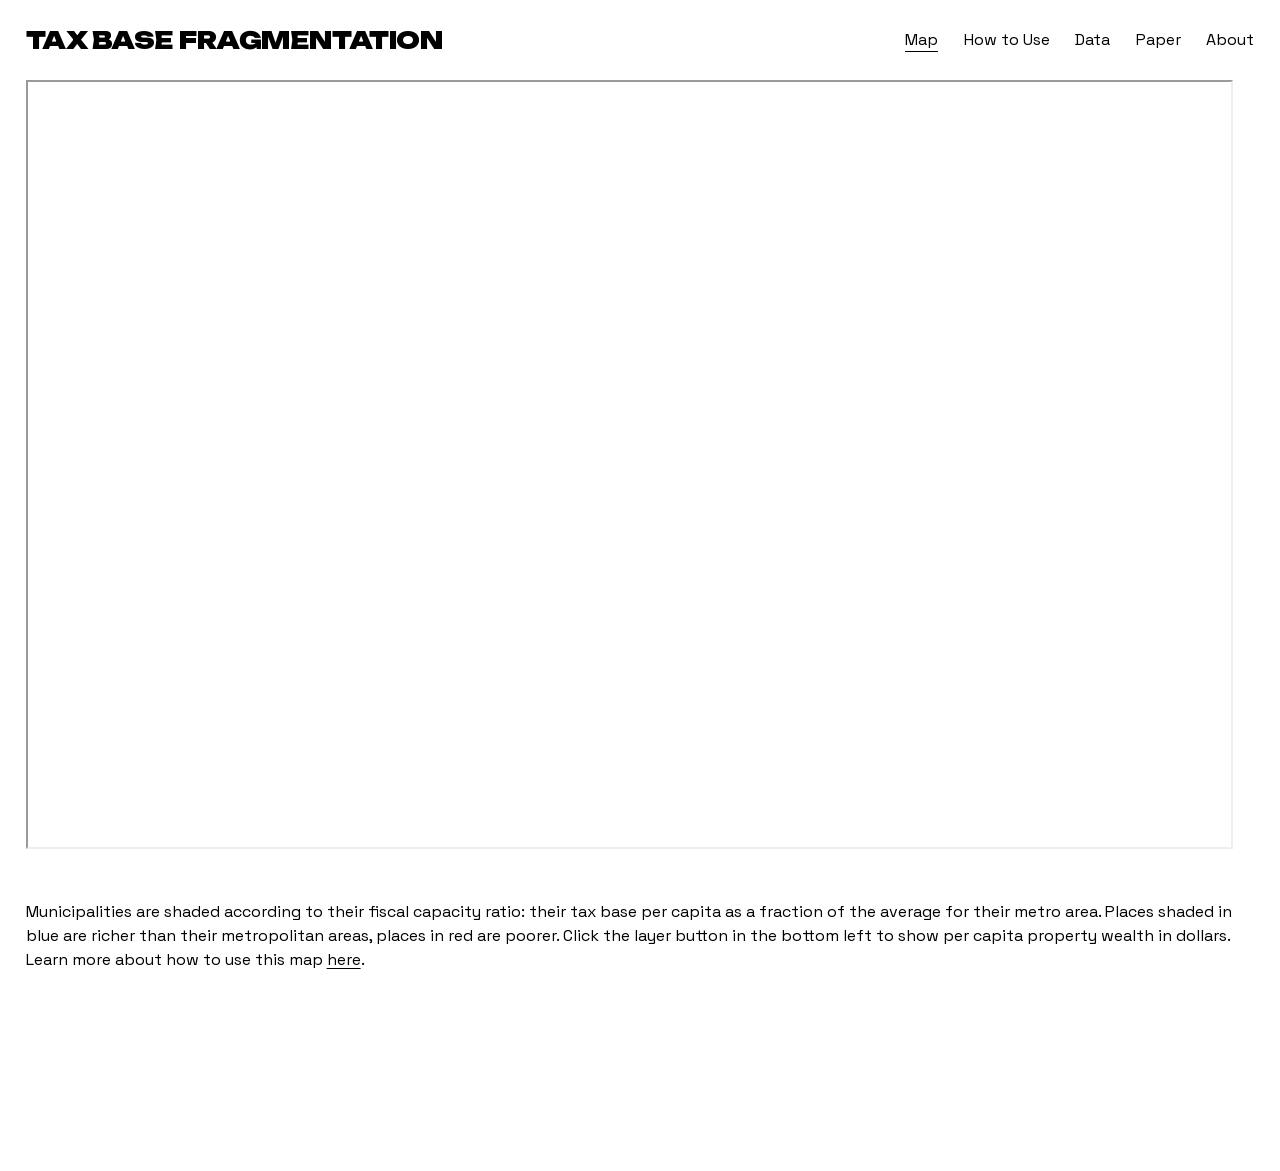
<file: index.html>
<!DOCTYPE html>

<html lang="en-US" xmlns:fb="http://www.facebook.com/2008/fbml" xmlns:og="http://opengraphprotocol.org/schema/">
<head>
<meta name="robots" content="noindex, nofollow"/>
<meta content="IE=edge,chrome=1" http-equiv="X-UA-Compatible"/>
<meta content="width=device-width, initial-scale=1" name="viewport"/>
<!-- This is Squarespace. --><!-- amethyst-dove-9jjz -->

<meta charset="utf-8"/>
<title>Tax Base Fragmentation | Discover Fiscal Insights — Explore Now</title>
<meta content="Sec-CH-UA-Platform-Version, Sec-CH-UA-Model" http-equiv="Accept-CH"/><link href="assets/favicon.svg" rel="icon" type="image/svg+xml"/>
<link href="assets/favicon.ico" rel="alternate icon" type="image/x-icon"/>
<link href="https://stone-cid.github.io/taxbasefragmentation/" rel="canonical"/>
<meta content="Tax Base Fragmentation" property="og:site_name"/>
<meta content="Tax Base Fragmentation | Discover Fiscal Insights — Explore Now" property="og:title"/>
<meta content="https://stone-cid.github.io/taxbasefragmentation/" property="og:url"/>
<meta content="website" property="og:type"/>
<meta content="Explore data on tax base fragmentation and fiscal capacity across municipalities with interactive maps and analysis tools." property="og:description"/>
<meta content="Tax Base Fragmentation | Discover Fiscal Insights — Explore Now" itemprop="name"/>
<meta content="https://stone-cid.github.io/taxbasefragmentation/" itemprop="url"/>
<meta content="Explore data on tax base fragmentation and fiscal capacity across municipalities with interactive maps and analysis tools." itemprop="description"/>
<meta content="Tax Base Fragmentation | Discover Fiscal Insights — Explore Now" name="twitter:title"/>
<meta content="https://stone-cid.github.io/taxbasefragmentation/" name="twitter:url"/>
<meta content="summary" name="twitter:card"/>
<meta content="Explore data on tax base fragmentation and fiscal capacity across municipalities with interactive maps and analysis tools." name="twitter:description"/>
<meta content="Explore data on tax base fragmentation and fiscal capacity across municipalities with interactive maps and analysis tools." name="description"/>


<style data-sqsp-font-ids="6a313c62528a5060a138f904,6a313b95691a2d058d1a1eab">
/* cyrillic-ext */
@font-face {
  font-family: 'Unbounded';
  font-style: normal;
  font-weight: 900;
  font-display: swap;
  src: url("assets/4c0e98bda14e-cyrillic-ext.woff2") format('woff2');
  unicode-range: U+0460-052F, U+1C80-1C8A, U+20B4, U+2DE0-2DFF, U+A640-A69F, U+FE2E-FE2F;
}
/* vietnamese */
@font-face {
  font-family: 'Unbounded';
  font-style: normal;
  font-weight: 900;
  font-display: swap;
  src: url("assets/5ce201f9880b-vietnamese.woff2") format('woff2');
  unicode-range: U+0102-0103, U+0110-0111, U+0128-0129, U+0168-0169, U+01A0-01A1, U+01AF-01B0, U+0300-0301, U+0303-0304, U+0308-0309, U+0323, U+0329, U+1EA0-1EF9, U+20AB;
}
/* cyrillic */
@font-face {
  font-family: 'Unbounded';
  font-style: normal;
  font-weight: 900;
  font-display: swap;
  src: url("assets/06f0fb0c5967-cyrillic.woff2") format('woff2');
  unicode-range: U+0301, U+0400-045F, U+0490-0491, U+04B0-04B1, U+2116;
}
/* latin */
@font-face {
  font-family: 'Unbounded';
  font-style: normal;
  font-weight: 900;
  font-display: swap;
  src: url("assets/e74bcba08b09-latin.woff2") format('woff2');
  unicode-range: U+0000-00FF, U+0131, U+0152-0153, U+02BB-02BC, U+02C6, U+02DA, U+02DC, U+0304, U+0308, U+0329, U+2000-206F, U+20AC, U+2122, U+2191, U+2193, U+2212, U+2215, U+FEFF, U+FFFD;
}
/* latin-ext */
@font-face {
  font-family: 'Unbounded';
  font-style: normal;
  font-weight: 900;
  font-display: swap;
  src: url("assets/78b00075ef05-latin-ext.woff2") format('woff2');
  unicode-range: U+0100-02BA, U+02BD-02C5, U+02C7-02CC, U+02CE-02D7, U+02DD-02FF, U+0304, U+0308, U+0329, U+1D00-1DBF, U+1E00-1E9F, U+1EF2-1EFF, U+2020, U+20A0-20AB, U+20AD-20C0, U+2113, U+2C60-2C7F, U+A720-A7FF;
}
/* cyrillic-ext */
@font-face {
  font-family: 'Unbounded';
  font-style: normal;
  font-weight: 700;
  font-display: swap;
  src: url("assets/3ed3e31f12f3-cyrillic-ext.woff2") format('woff2');
  unicode-range: U+0460-052F, U+1C80-1C8A, U+20B4, U+2DE0-2DFF, U+A640-A69F, U+FE2E-FE2F;
}
/* latin */
@font-face {
  font-family: 'Unbounded';
  font-style: normal;
  font-weight: 700;
  font-display: swap;
  src: url("assets/b5d1bebf60ef-latin.woff2") format('woff2');
  unicode-range: U+0000-00FF, U+0131, U+0152-0153, U+02BB-02BC, U+02C6, U+02DA, U+02DC, U+0304, U+0308, U+0329, U+2000-206F, U+20AC, U+2122, U+2191, U+2193, U+2212, U+2215, U+FEFF, U+FFFD;
}
/* vietnamese */
@font-face {
  font-family: 'Unbounded';
  font-style: normal;
  font-weight: 700;
  font-display: swap;
  src: url("assets/2c8fe2f7698b-vietnamese.woff2") format('woff2');
  unicode-range: U+0102-0103, U+0110-0111, U+0128-0129, U+0168-0169, U+01A0-01A1, U+01AF-01B0, U+0300-0301, U+0303-0304, U+0308-0309, U+0323, U+0329, U+1EA0-1EF9, U+20AB;
}
/* cyrillic */
@font-face {
  font-family: 'Unbounded';
  font-style: normal;
  font-weight: 700;
  font-display: swap;
  src: url("assets/9793e3364943-cyrillic.woff2") format('woff2');
  unicode-range: U+0301, U+0400-045F, U+0490-0491, U+04B0-04B1, U+2116;
}
/* latin-ext */
@font-face {
  font-family: 'Unbounded';
  font-style: normal;
  font-weight: 700;
  font-display: swap;
  src: url("assets/e9b8317764bc-latin-ext.woff2") format('woff2');
  unicode-range: U+0100-02BA, U+02BD-02C5, U+02C7-02CC, U+02CE-02D7, U+02DD-02FF, U+0304, U+0308, U+0329, U+1D00-1DBF, U+1E00-1E9F, U+1EF2-1EFF, U+2020, U+20A0-20AB, U+20AD-20C0, U+2113, U+2C60-2C7F, U+A720-A7FF;
}
/* latin */
@font-face {
  font-family: 'Space Grotesk';
  font-style: normal;
  font-weight: 400;
  font-display: swap;
  src: url("assets/54933cad69f3-latin.woff2") format('woff2');
  unicode-range: U+0000-00FF, U+0131, U+0152-0153, U+02BB-02BC, U+02C6, U+02DA, U+02DC, U+0304, U+0308, U+0329, U+2000-206F, U+20AC, U+2122, U+2191, U+2193, U+2212, U+2215, U+FEFF, U+FFFD;
}
/* vietnamese */
@font-face {
  font-family: 'Space Grotesk';
  font-style: normal;
  font-weight: 400;
  font-display: swap;
  src: url("assets/aa9b356af5e9-vietnamese.woff2") format('woff2');
  unicode-range: U+0102-0103, U+0110-0111, U+0128-0129, U+0168-0169, U+01A0-01A1, U+01AF-01B0, U+0300-0301, U+0303-0304, U+0308-0309, U+0323, U+0329, U+1EA0-1EF9, U+20AB;
}
/* latin-ext */
@font-face {
  font-family: 'Space Grotesk';
  font-style: normal;
  font-weight: 400;
  font-display: swap;
  src: url("assets/12eeac743388-latin-ext.woff2") format('woff2');
  unicode-range: U+0100-02BA, U+02BD-02C5, U+02C7-02CC, U+02CE-02D7, U+02DD-02FF, U+0304, U+0308, U+0329, U+1D00-1DBF, U+1E00-1E9F, U+1EF2-1EFF, U+2020, U+20A0-20AB, U+20AD-20C0, U+2113, U+2C60-2C7F, U+A720-A7FF;
}
/* latin-ext */
@font-face {
  font-family: 'Space Grotesk';
  font-style: normal;
  font-weight: 700;
  font-display: swap;
  src: url("assets/41c5c495af01-latin-ext.woff2") format('woff2');
  unicode-range: U+0100-02BA, U+02BD-02C5, U+02C7-02CC, U+02CE-02D7, U+02DD-02FF, U+0304, U+0308, U+0329, U+1D00-1DBF, U+1E00-1E9F, U+1EF2-1EFF, U+2020, U+20A0-20AB, U+20AD-20C0, U+2113, U+2C60-2C7F, U+A720-A7FF;
}
/* latin */
@font-face {
  font-family: 'Space Grotesk';
  font-style: normal;
  font-weight: 700;
  font-display: swap;
  src: url("assets/f37486b7b4b9-latin.woff2") format('woff2');
  unicode-range: U+0000-00FF, U+0131, U+0152-0153, U+02BB-02BC, U+02C6, U+02DA, U+02DC, U+0304, U+0308, U+0329, U+2000-206F, U+20AC, U+2122, U+2191, U+2193, U+2212, U+2215, U+FEFF, U+FFFD;
}
/* vietnamese */
@font-face {
  font-family: 'Space Grotesk';
  font-style: normal;
  font-weight: 700;
  font-display: swap;
  src: url("assets/f41167ead0aa-vietnamese.woff2") format('woff2');
  unicode-range: U+0102-0103, U+0110-0111, U+0128-0129, U+0168-0169, U+01A0-01A1, U+01AF-01B0, U+0300-0301, U+0303-0304, U+0308-0309, U+0323, U+0329, U+1EA0-1EF9, U+20AB;
}
</style>










<link href="assets/516d8485f994-user-account-core-3ce4a177e88d8fa4-min.en-US.css" rel="stylesheet" type="text/css"/>
<link href="assets/b506809e13be-website.components.embed.styles.css" rel="stylesheet" type="text/css"/><link href="assets/c9dbe9f9d3f1-website.components.html.styles.css" rel="stylesheet" type="text/css"/><link href="assets/eaa953a3b078-site.css" rel="stylesheet" type="text/css"/><link href="assets/9fd140d6d817-static.css" rel="stylesheet" type="text/css"/>
<!-- End of Squarespace Headers -->
<link href="assets/static-site.css" rel="stylesheet"/></head>
<body class="primary-button-style-solid primary-button-shape-pill secondary-button-style-outline secondary-button-shape-pill tertiary-button-style-outline tertiary-button-shape-underline form-field-style-outline form-field-shape-pill form-field-border-all form-field-hover-focus-outline form-field-checkbox-type-icon form-field-checkbox-fill-outline form-field-checkbox-color-inverted form-field-checkbox-shape-rounded form-field-checkbox-layout-fit form-field-radio-type-icon form-field-radio-fill-outline form-field-radio-color-inverted form-field-radio-shape-rounded form-field-radio-layout-fit form-field-survey-fill-outline form-field-survey-color-inverted form-field-survey-shape-rounded form-submit-button-style-label tweak-global-animations-animation-type-none tweak-global-animations-animation-curve-ease image-block-poster-text-alignment-left image-block-card-content-position-center image-block-card-text-alignment-left image-block-overlap-content-position-center image-block-overlap-text-alignment-left image-block-collage-content-position-center image-block-collage-text-alignment-left image-block-stack-text-alignment-left tweak-blog-alternating-side-by-side-width-full tweak-blog-alternating-side-by-side-image-aspect-ratio-11-square tweak-blog-alternating-side-by-side-text-alignment-left tweak-blog-alternating-side-by-side-read-more-style-show tweak-blog-alternating-side-by-side-image-text-alignment-middle tweak-blog-alternating-side-by-side-delimiter-bullet tweak-blog-alternating-side-by-side-meta-position-top tweak-blog-alternating-side-by-side-primary-meta-categories tweak-blog-alternating-side-by-side-secondary-meta-date tweak-blog-alternating-side-by-side-excerpt-show form-use-theme-colors tweak-global-animations-complexity-level-detailed tweak-global-animations-animation-style-fade tweak-blog-masonry-width-full tweak-blog-masonry-text-alignment-left tweak-blog-masonry-primary-meta-categories tweak-blog-masonry-secondary-meta-date tweak-blog-masonry-meta-position-top tweak-blog-masonry-read-more-style-show tweak-blog-masonry-delimiter-space tweak-blog-masonry-image-placement-above tweak-blog-masonry-excerpt-show tweak-portfolio-grid-overlay-width-full tweak-portfolio-grid-overlay-height-large tweak-portfolio-grid-overlay-image-aspect-ratio-11-square tweak-portfolio-grid-overlay-text-placement-center tweak-portfolio-grid-overlay-show-text-after-hover tweak-blog-single-column-width-full tweak-blog-single-column-text-alignment-left tweak-blog-single-column-image-placement-above tweak-blog-single-column-delimiter-bullet tweak-blog-single-column-read-more-style-show tweak-blog-single-column-primary-meta-categories tweak-blog-single-column-secondary-meta-date tweak-blog-single-column-meta-position-top tweak-blog-single-column-content-full-post header-width-full tweak-transparent-header tweak-fixed-header-style-basic tweak-blog-item-width-medium tweak-blog-item-text-alignment-left tweak-blog-item-meta-position-above-title tweak-blog-item-show-categories tweak-blog-item-show-date tweak-blog-item-delimiter-bullet tweak-blog-side-by-side-width-full tweak-blog-side-by-side-image-placement-left tweak-blog-side-by-side-image-aspect-ratio-11-square tweak-blog-side-by-side-primary-meta-categories tweak-blog-side-by-side-secondary-meta-date tweak-blog-side-by-side-meta-position-top tweak-blog-side-by-side-text-alignment-left tweak-blog-side-by-side-image-text-alignment-middle tweak-blog-side-by-side-read-more-style-show tweak-blog-side-by-side-delimiter-bullet tweak-blog-side-by-side-excerpt-show tweak-events-stacked-width-full tweak-events-stacked-height-large tweak-events-stacked-show-thumbnails tweak-events-stacked-thumbnail-size-32-standard tweak-events-stacked-date-style-with-text tweak-events-stacked-show-time tweak-events-stacked-show-location tweak-events-stacked-show-excerpt tweak-blog-basic-grid-width-inset tweak-blog-basic-grid-image-aspect-ratio-32-standard tweak-blog-basic-grid-text-alignment-center tweak-blog-basic-grid-delimiter-bullet tweak-blog-basic-grid-image-placement-above tweak-blog-basic-grid-read-more-style-show tweak-blog-basic-grid-primary-meta-categories tweak-blog-basic-grid-secondary-meta-date tweak-blog-basic-grid-excerpt-show tweak-portfolio-grid-basic-width-full tweak-portfolio-grid-basic-height-large tweak-portfolio-grid-basic-image-aspect-ratio-11-square tweak-portfolio-grid-basic-text-alignment-left tweak-portfolio-grid-basic-hover-effect-fade header-overlay-alignment-center tweak-portfolio-index-background-link-format-stacked tweak-portfolio-index-background-width-full tweak-portfolio-index-background-height-large tweak-portfolio-index-background-vertical-alignment-middle tweak-portfolio-index-background-horizontal-alignment-center tweak-portfolio-index-background-delimiter-none tweak-portfolio-index-background-animation-type-fade tweak-portfolio-index-background-animation-duration-medium tweak-portfolio-hover-follow-layout-inline tweak-portfolio-hover-follow-delimiter-bullet tweak-portfolio-hover-follow-animation-type-fade tweak-portfolio-hover-follow-animation-duration-fast tweak-portfolio-hover-static-layout-inline tweak-portfolio-hover-static-front tweak-portfolio-hover-static-delimiter-hyphen tweak-portfolio-hover-static-animation-type-fade tweak-portfolio-hover-static-animation-duration-fast hide-opentable-icons opentable-style-dark tweak-product-quick-view-button-style-floating tweak-product-quick-view-button-position-bottom tweak-product-quick-view-lightbox-excerpt-display-truncate tweak-product-quick-view-lightbox-show-arrows tweak-product-quick-view-lightbox-show-close-button tweak-product-quick-view-lightbox-controls-weight-light native-currency-code-usd collection-687fe222996d1741d64fe4d4 collection-type-page collection-layout-default homepage mobile-style-available sqs-seven-one" id="collection-687fe222996d1741d64fe4d4" tabindex="-1">
<div class="clearfix site-wrapper" id="siteWrapper">
<div class="floating-cart hidden" id="floatingCart">
<a class="icon icon--stroke icon--fill icon--cart sqs-custom-cart" href="https://www.taxbasefragmentation.net/cart">
<span class="Cart-inner">
<svg class="icon icon--cart" height="125" viewbox="0 0 144 125" width="144">
<path d="M4.69551 0.000432948C2.10179 0.000432948 0 2.09856 0 4.68769C0 7.27686 2.10183 9.37496 4.69551 9.37496H23.43C31.2022 28.5892 38.8567 47.8378 46.5654 67.089L39.4737 84.129C38.8799 85.5493 39.0464 87.2634 39.905 88.5418C40.7622 89.8216 42.2856 90.6283 43.8271 90.6232H122.088C124.568 90.658 126.85 88.4129 126.85 85.9359C126.85 83.4589 124.569 81.214 122.088 81.2487H50.8702L54.9305 71.5802L130.306 65.5745C132.279 65.4199 134.064 63.8849 134.512 61.9608L143.903 21.337C144.518 18.6009 142.114 15.6147 139.306 15.624H36.0522L30.9654 2.92939C30.2682 1.21146 28.4698 0 26.612 0L4.69551 0.000432948ZM39.8152 24.9999H133.385L126.097 56.5426L54.7339 62.2067L39.8152 24.9999ZM59.4777 93.75C50.8885 93.75 43.8252 100.801 43.8252 109.375C43.8252 117.949 50.8885 125 59.4777 125C68.0669 125 75.1301 117.949 75.1301 109.375C75.1301 100.801 68.0669 93.75 59.4777 93.75ZM106.433 93.75C97.8436 93.75 90.7803 100.801 90.7803 109.375C90.7803 117.949 97.8436 125 106.433 125C115.022 125 122.085 117.949 122.085 109.375C122.085 100.801 115.022 93.75 106.433 93.75ZM59.4777 103.125C62.9906 103.125 65.7378 105.867 65.7378 109.374C65.7378 112.88 62.9905 115.623 59.4777 115.623C55.9647 115.623 53.2175 112.88 53.2175 109.374C53.2175 105.867 55.9649 103.125 59.4777 103.125ZM106.433 103.125C109.946 103.125 112.693 105.867 112.693 109.374C112.693 112.88 109.946 115.623 106.433 115.623C102.92 115.623 100.173 112.88 100.173 109.374C100.173 105.867 102.92 103.125 106.433 103.125Z"></path>
</svg>
<div class="legacy-cart icon-cart-quantity">
<span class="sqs-cart-quantity">0</span>
</div>
</span>
</a>
</div>
<header class="header theme-col--primary" data-current-styles='{
"layout": "navRight",
"action": {
"href": "/appointments",
"buttonText": "Book now",
"newWindow": false
},
"showSocial": false,
"socialOptions": {
"socialBorderShape": "none",
"socialBorderStyle": "outline",
"socialBorderThickness": {
"unit": "px",
"value": 1.0
}
},
"menuOverlayAnimation": "fade",
"cartStyle": "text",
"cartText": "Cart",
"showEmptyCartState": false,
"cartOptions": {
"iconType": "stroke-9",
"cartBorderShape": "none",
"cartBorderStyle": "outline",
"cartBorderThickness": {
"unit": "px",
"value": 1.0
}
},
"showButton": false,
"showCart": false,
"showAccountLogin": false,
"headerStyle": "dynamic",
"languagePicker": {
"enabled": false,
"iconEnabled": false,
"iconType": "globe",
"flagShape": "shiny",
"languageFlags": [ ]
},
"iconOptions": {
"desktopDropdownIconOptions": {
"size": {
"unit": "em",
"value": 1.0
},
"iconSpacing": {
"unit": "em",
"value": 0.35
},
"strokeWidth": {
"unit": "px",
"value": 1.0
},
"endcapType": "square",
"folderDropdownIcon": "none",
"languagePickerIcon": "openArrowHead"
},
"mobileDropdownIconOptions": {
"size": {
"unit": "em",
"value": 1.0
},
"iconSpacing": {
"unit": "em",
"value": 0.15
},
"strokeWidth": {
"unit": "px",
"value": 0.5
},
"endcapType": "square",
"folderDropdownIcon": "openArrowHead",
"languagePickerIcon": "openArrowHead"
}
},
"mobileOptions": {
"layout": "logoLeftNavRight",
"menuIconOptions": {
"style": "doubleLineHamburger",
"thickness": {
"unit": "px",
"value": 1.0
}
}
},
"solidOptions": {
"headerOpacity": {
"unit": "%",
"value": 100.0
},
"blurBackground": {
"enabled": false,
"blurRadius": {
"unit": "px",
"value": 12.0
}
}
},
"gradientOptions": {
"gradientType": "faded",
"headerOpacity": {
"unit": "%",
"value": 90.0
},
"blurBackground": {
"enabled": false,
"blurRadius": {
"unit": "px",
"value": 12.0
}
}
},
"dropShadowOptions": {
"enabled": false,
"blur": {
"unit": "px",
"value": 12.0
},
"spread": {
"unit": "px",
"value": 0.0
},
"distance": {
"unit": "px",
"value": 12.0
}
},
"borderOptions": {
"enabled": false,
"position": "allSides",
"thickness": {
"unit": "px",
"value": 4.0
}
},
"showPromotedElement": false,
"buttonVariant": "primary",
"blurBackground": {
"enabled": false,
"blurRadius": {
"unit": "px",
"value": 12.0
}
},
"headerOpacity": {
"unit": "%",
"value": 100.0
}
}' data-first-focusable-element="" data-header-style="dynamic" data-language-picker='{
"enabled": false,
"iconEnabled": false,
"iconType": "globe",
"flagShape": "shiny",
"languageFlags": [ ]
}' data-section-id="header" data-section-theme="" data-test="header" id="header" style="
      
      
      
      
      
      
    " tabindex="-1">
<svg style="display:none" viewbox="0 0 22 22" xmlns="http://www.w3.org/2000/svg">
<symbol id="circle">
<path d="M11.5 17C14.5376 17 17 14.5376 17 11.5C17 8.46243 14.5376 6 11.5 6C8.46243 6 6 8.46243 6 11.5C6 14.5376 8.46243 17 11.5 17Z" fill="none"></path>
</symbol>
<symbol id="circleFilled">
<path d="M11.5 17C14.5376 17 17 14.5376 17 11.5C17 8.46243 14.5376 6 11.5 6C8.46243 6 6 8.46243 6 11.5C6 14.5376 8.46243 17 11.5 17Z"></path>
</symbol>
<symbol id="dash">
<path d="M11 11H19H3"></path>
</symbol>
<symbol id="squareFilled">
<rect height="11" width="11" x="6" y="6"></rect>
</symbol>
<symbol id="square">
<rect fill="none" height="9" stroke="inherit" width="9" x="7" y="7"></rect>
</symbol>
<symbol id="plus">
<path d="M11 3V19"></path>
<path d="M19 11L3 11"></path>
</symbol>
<symbol id="closedArrow">
<path d="M11 11V2M11 18.1797L17 11.1477L5 11.1477L11 18.1797Z" fill="none"></path>
</symbol>
<symbol id="closedArrowFilled">
<path d="M11 11L11 2" fill="none" stroke="inherit"></path>
<path clip-rule="evenodd" d="M2.74695 9.38428L19.038 9.38428L10.8925 19.0846L2.74695 9.38428Z" fill-rule="evenodd" stroke-width="1"></path>
</symbol>
<symbol id="closedArrowHead" viewbox="0 0 22 22" xmlns="http://www.w3.org/2000/symbol">
<path d="M18 7L11 15L4 7L18 7Z" fill="none" stroke="inherit"></path>
</symbol>
<symbol id="closedArrowHeadFilled" viewbox="0 0 22 22" xmlns="http://www.w3.org/2000/symbol">
<path d="M18.875 6.5L11 15.5L3.125 6.5L18.875 6.5Z"></path>
</symbol>
<symbol id="openArrow">
<path d="M11 18.3591L11 3" fill="none" stroke="inherit"></path>
<path d="M18 11.5L11 18.5L4 11.5" fill="none" stroke="inherit"></path>
</symbol>
<symbol id="openArrowHead">
<path d="M18 7L11 14L4 7" fill="none"></path>
</symbol>
<symbol id="pinchedArrow">
<path d="M11 17.3591L11 2" fill="none"></path>
<path d="M2 11C5.85455 12.2308 8.81818 14.9038 11 18C13.1818 14.8269 16.1455 12.1538 20 11" fill="none"></path>
</symbol>
<symbol id="pinchedArrowFilled">
<path d="M11.05 10.4894C7.04096 8.73759 1.05005 8 1.05005 8C6.20459 11.3191 9.41368 14.1773 11.05 21C12.6864 14.0851 15.8955 11.227 21.05 8C21.05 8 15.0591 8.73759 11.05 10.4894Z" stroke-width="1"></path>
<path d="M11 11L11 1" fill="none"></path>
</symbol>
<symbol id="pinchedArrowHead">
<path d="M2 7.24091C5.85455 8.40454 8.81818 10.9318 11 13.8591C13.1818 10.8591 16.1455 8.33181 20 7.24091" fill="none"></path>
</symbol>
<symbol id="pinchedArrowHeadFilled">
<path d="M11.05 7.1591C7.04096 5.60456 1.05005 4.95001 1.05005 4.95001C6.20459 7.89547 9.41368 10.4318 11.05 16.4864C12.6864 10.35 15.8955 7.81365 21.05 4.95001C21.05 4.95001 15.0591 5.60456 11.05 7.1591Z"></path>
</symbol>
</svg>
<div class="sqs-announcement-bar-dropzone"></div>
<div class="header-announcement-bar-wrapper">
<a class="header-skip-link sqs-button-element--primary" href="#page">
        Skip to Content
      </a>
<style>
    @supports (-webkit-backdrop-filter: none) or (backdrop-filter: none) {
        .header-blur-background {
            
            
        }
    }
</style>
<div class="header-border" data-header-border="false" data-header-style="dynamic" data-test="header-border" style="




"></div>
<div class="header-dropshadow" data-header-dropshadow="false" data-header-style="dynamic" data-test="header-dropshadow" style=""></div>
<div class="header-inner container--fluid header-mobile-layout-logo-left-nav-right header-layout-nav-right" data-test="header-inner">
<!-- Background -->
<div class="header-background theme-bg--primary"></div>
<div class="header-display-desktop" data-content-field="site-title">
<!-- Social -->
<!-- Title and nav wrapper -->
<div class="header-title-nav-wrapper">
<!-- Title -->
<div class="header-title" data-animation-role="header-element">
<div class="header-title-text">
<a data-animation-role="header-element" href="./" id="site-title">Tax Base Fragmentation</a>
</div>
</div>
<!-- Nav -->
<div class="header-nav">
<div class="header-nav-wrapper">
<nav class="header-nav-list">
<div class="header-nav-item header-nav-item--collection header-nav-item--active header-nav-item--homepage">
<a aria-current="page" data-animation-role="header-element" href="./">
        Map
      </a>
</div>
<div class="header-nav-item header-nav-item--collection">
<a data-animation-role="header-element" href="how-to-use/">
        How to Use
      </a>
</div>
<div class="header-nav-item header-nav-item--collection">
<a data-animation-role="header-element" href="data/">
        Data
      </a>
</div>
<div class="header-nav-item header-nav-item--external">
<a data-animation-role="header-element" href="https://academic.oup.com/ser/advance-article/doi/10.1093/ser/mwaf055/8286993" rel="noopener noreferrer" target="_blank">Paper</a>
</div>
<div class="header-nav-item header-nav-item--collection">
<a data-animation-role="header-element" href="about/">
        About
      </a>
</div>
</nav>
</div>
</div>
</div>
<!-- Actions -->
<div class="header-actions header-actions--right">
<div class="showOnMobile">
</div>
<div class="showOnDesktop">
</div>
</div>
<style>
  .top-bun, 
  .patty, 
  .bottom-bun {
    height: 1px;
  }
</style>
<!-- Burger -->
<div class="header-burger menu-overlay-does-not-have-visible-non-navigation-items no-actions" data-animation-role="header-element">
<button class="header-burger-btn burger" data-test="header-burger">
<span class="js-header-burger-open-title visually-hidden" hidden="">Open Menu</span>
<span class="js-header-burger-close-title visually-hidden" hidden="">Close Menu</span>
<div class="burger-box">
<div class="burger-inner header-menu-icon-doubleLineHamburger">
<div class="top-bun"></div>
<div class="patty"></div>
<div class="bottom-bun"></div>
</div>
</div>
</button>
</div>
</div>
<div class="header-display-mobile" data-content-field="site-title">
<!-- Social -->
<!-- Title and nav wrapper -->
<div class="header-title-nav-wrapper">
<!-- Title -->
<div class="header-title" data-animation-role="header-element">
<div class="header-title-text">
<a data-animation-role="header-element" href="./" id="site-title">Tax Base Fragmentation</a>
</div>
</div>
<!-- Nav -->
<div class="header-nav">
<div class="header-nav-wrapper">
<nav class="header-nav-list">
<div class="header-nav-item header-nav-item--collection header-nav-item--active header-nav-item--homepage">
<a aria-current="page" data-animation-role="header-element" href="./">
        Map
      </a>
</div>
<div class="header-nav-item header-nav-item--collection">
<a data-animation-role="header-element" href="how-to-use/">
        How to Use
      </a>
</div>
<div class="header-nav-item header-nav-item--collection">
<a data-animation-role="header-element" href="data/">
        Data
      </a>
</div>
<div class="header-nav-item header-nav-item--external">
<a data-animation-role="header-element" href="https://academic.oup.com/ser/advance-article/doi/10.1093/ser/mwaf055/8286993" rel="noopener noreferrer" target="_blank">Paper</a>
</div>
<div class="header-nav-item header-nav-item--collection">
<a data-animation-role="header-element" href="about/">
        About
      </a>
</div>
</nav>
</div>
</div>
</div>
<!-- Actions -->
<div class="header-actions header-actions--right">
<div class="showOnMobile">
</div>
<div class="showOnDesktop">
</div>
</div>
<style>
  .top-bun, 
  .patty, 
  .bottom-bun {
    height: 1px;
  }
</style>
<!-- Burger -->
<div class="header-burger menu-overlay-does-not-have-visible-non-navigation-items no-actions" data-animation-role="header-element">
<button class="header-burger-btn burger" data-test="header-burger">
<span class="js-header-burger-open-title visually-hidden" hidden="">Open Menu</span>
<span class="js-header-burger-close-title visually-hidden" hidden="">Close Menu</span>
<div class="burger-box">
<div class="burger-inner header-menu-icon-doubleLineHamburger">
<div class="top-bun"></div>
<div class="patty"></div>
<div class="bottom-bun"></div>
</div>
</div>
</button>
</div>
</div>
</div>
</div>
<!-- (Mobile) Menu Navigation -->
<div class="header-menu header-menu--folder-list" data-current-styles='{
"layout": "navRight",
"action": {
"href": "/appointments",
"buttonText": "Book now",
"newWindow": false
},
"showSocial": false,
"socialOptions": {
"socialBorderShape": "none",
"socialBorderStyle": "outline",
"socialBorderThickness": {
"unit": "px",
"value": 1.0
}
},
"menuOverlayAnimation": "fade",
"cartStyle": "text",
"cartText": "Cart",
"showEmptyCartState": false,
"cartOptions": {
"iconType": "stroke-9",
"cartBorderShape": "none",
"cartBorderStyle": "outline",
"cartBorderThickness": {
"unit": "px",
"value": 1.0
}
},
"showButton": false,
"showCart": false,
"showAccountLogin": false,
"headerStyle": "dynamic",
"languagePicker": {
"enabled": false,
"iconEnabled": false,
"iconType": "globe",
"flagShape": "shiny",
"languageFlags": [ ]
},
"iconOptions": {
"desktopDropdownIconOptions": {
"size": {
"unit": "em",
"value": 1.0
},
"iconSpacing": {
"unit": "em",
"value": 0.35
},
"strokeWidth": {
"unit": "px",
"value": 1.0
},
"endcapType": "square",
"folderDropdownIcon": "none",
"languagePickerIcon": "openArrowHead"
},
"mobileDropdownIconOptions": {
"size": {
"unit": "em",
"value": 1.0
},
"iconSpacing": {
"unit": "em",
"value": 0.15
},
"strokeWidth": {
"unit": "px",
"value": 0.5
},
"endcapType": "square",
"folderDropdownIcon": "openArrowHead",
"languagePickerIcon": "openArrowHead"
}
},
"mobileOptions": {
"layout": "logoLeftNavRight",
"menuIconOptions": {
"style": "doubleLineHamburger",
"thickness": {
"unit": "px",
"value": 1.0
}
}
},
"solidOptions": {
"headerOpacity": {
"unit": "%",
"value": 100.0
},
"blurBackground": {
"enabled": false,
"blurRadius": {
"unit": "px",
"value": 12.0
}
}
},
"gradientOptions": {
"gradientType": "faded",
"headerOpacity": {
"unit": "%",
"value": 90.0
},
"blurBackground": {
"enabled": false,
"blurRadius": {
"unit": "px",
"value": 12.0
}
}
},
"dropShadowOptions": {
"enabled": false,
"blur": {
"unit": "px",
"value": 12.0
},
"spread": {
"unit": "px",
"value": 0.0
},
"distance": {
"unit": "px",
"value": 12.0
}
},
"borderOptions": {
"enabled": false,
"position": "allSides",
"thickness": {
"unit": "px",
"value": 4.0
}
},
"showPromotedElement": false,
"buttonVariant": "primary",
"blurBackground": {
"enabled": false,
"blurRadius": {
"unit": "px",
"value": 12.0
}
},
"headerOpacity": {
"unit": "%",
"value": 100.0
}
}' data-section-id="overlay-nav" data-section-theme="" data-show-account-login="false" data-test="header-menu">
<div class="header-menu-bg theme-bg--primary"></div>
<div class="header-menu-nav">
<nav class="header-menu-nav-list">
<div class="header-menu-nav-folder" data-folder="root">
<div class="header-menu-nav-folder-content">
<!-- Menu Navigation -->
<div class="header-menu-nav-wrapper">
<div class="container header-menu-nav-item header-menu-nav-item--collection header-menu-nav-item--active header-menu-nav-item--homepage">
<a aria-current="page" href="./">
<div class="header-menu-nav-item-content">
                  Map
                </div>
</a>
</div>
<div class="container header-menu-nav-item header-menu-nav-item--collection">
<a href="how-to-use/">
<div class="header-menu-nav-item-content">
                  How to Use
                </div>
</a>
</div>
<div class="container header-menu-nav-item header-menu-nav-item--collection">
<a href="data/">
<div class="header-menu-nav-item-content">
                  Data
                </div>
</a>
</div>
<div class="container header-menu-nav-item header-menu-nav-item--external">
<a href="https://academic.oup.com/ser/advance-article/doi/10.1093/ser/mwaf055/8286993" rel="noopener noreferrer" target="_blank">Paper</a>
</div>
<div class="container header-menu-nav-item header-menu-nav-item--collection">
<a href="about/">
<div class="header-menu-nav-item-content">
                  About
                </div>
</a>
</div>
</div>
</div>
</div>
</nav>
</div>
</div>

</header>
<main class="container" id="page" role="main">
<article class="page-regions" data-collection-id="687fe222996d1741d64fe4d4" data-item-id="" data-regions-source="collection" id="page-regions">
<section class="region" data-region-id="c5711d61fcc2afc0865979e2" data-region-source="collection">
<section class="page-section full-bleed-section layout-engine-section background-width--inset section-height--custom content-width--wide horizontal-alignment--center vertical-alignment--middle light" data-animation="none" data-current-context='{
"video": {
"playbackSpeed": 0.5,
"filter": 1,
"filterStrength": 0,
"zoom": 0,
"videoSourceProvider": "none"
},
"backgroundImageId": null,
"backgroundMediaEffect": {
"type": "none"
},
"divider": {
"enabled": false,
"type": "rounded",
"width": {
"unit": "vw",
"value": 100.0
},
"height": {
"unit": "vw",
"value": 6.0
},
"isFlipX": false,
"isFlipY": false,
"offset": {
"unit": "px",
"value": 0.0
},
"stroke": {
"style": "none",
"color": {
"type": "THEME_COLOR"
},
"thickness": {
"unit": "px",
"value": 6.0
},
"dashLength": {
"unit": "px",
"value": 5.0
},
"gapLength": {
"unit": "px",
"value": 15.0
},
"linecap": "square"
}
},
"typeName": "page"
}' data-current-styles='{
"imageOverlayOpacity": 0.3,
"backgroundWidth": "background-width--inset",
"sectionHeight": "section-height--custom",
"customSectionHeight": 0,
"horizontalAlignment": "horizontal-alignment--center",
"verticalAlignment": "vertical-alignment--middle",
"contentWidth": "content-width--wide",
"customContentWidth": 50,
"sectionTheme": "light",
"sectionAnimation": "none",
"backgroundMode": "image"
}' data-fluid-engine-section="" data-section-id="687fe2855c6399031c45107f" data-section-theme="light" data-sqsp-section="fluid-engine" data-test="page-section">
<div class="section-border">
<div class="section-background">
</div>
</div>
<div class="content-wrapper" style="
      
        
          
          padding-top: calc(0vmax / 10); padding-bottom: calc(0vmax / 10);
        
      
    ">
<div class="content">
<div data-fluid-engine="true"><style>

.fe-687fe2855c6399031c45107e {
  --grid-gutter: calc(var(--sqs-mobile-site-gutter, 6vw) - 11.0px);
  --cell-max-width: calc( ( var(--sqs-site-max-width, 1500px) - (11.0px * (8 - 1)) ) / 8 );

  display: grid;
  position: relative;
  grid-area: 1/1/-1/-1;
  grid-template-rows: repeat(22,minmax(24px, auto));
  grid-template-columns:
    minmax(var(--grid-gutter), 1fr)
    repeat(8, minmax(0, var(--cell-max-width)))
    minmax(var(--grid-gutter), 1fr);
  row-gap: 11.0px;
  column-gap: 11.0px;
  overflow-x: hidden;
  overflow-x: clip;
}

@media (min-width: 768px) {
  .background-width--inset .fe-687fe2855c6399031c45107e {
    --inset-padding: calc(var(--sqs-site-gutter) * 2);
  }

  .fe-687fe2855c6399031c45107e {
    --grid-gutter: calc(var(--sqs-site-gutter, 4vw) - 11.0px);
    --cell-max-width: calc( ( var(--sqs-site-max-width, 1500px) - (11.0px * (24 - 1)) ) / 24 );
    --inset-padding: 0vw;

    --row-height-scaling-factor: 0.0215;
    --container-width: min(var(--sqs-site-max-width, 1500px), calc(100vw - var(--sqs-site-gutter, 4vw) * 2 - var(--inset-padding) ));

    grid-template-rows: repeat(18,minmax(calc(var(--container-width) * var(--row-height-scaling-factor)), auto));
    grid-template-columns:
      minmax(var(--grid-gutter), 1fr)
      repeat(24, minmax(0, var(--cell-max-width)))
      minmax(var(--grid-gutter), 1fr);
  }
}


  .fe-block-yui_3_17_2_1_1753280895058_1138 {
    grid-area: 1/2/9/10;
    z-index: 1;

    @media (max-width: 767px) {
      
        
      
      
    }
  }

  .fe-block-yui_3_17_2_1_1753280895058_1138 .sqs-block {
    justify-content: flex-start;
  }

  .fe-block-yui_3_17_2_1_1753280895058_1138 .sqs-block-alignment-wrapper {
    align-items: flex-start;
  }

  @media (min-width: 768px) {
    .fe-block-yui_3_17_2_1_1753280895058_1138 {
      grid-area: 1/1/19/26;
      z-index: 3;

      
        
      

      
    }

    .fe-block-yui_3_17_2_1_1753280895058_1138 .sqs-block {
      justify-content: center;
    }

    .fe-block-yui_3_17_2_1_1753280895058_1138 .sqs-block-alignment-wrapper {
      align-items: center;
    }
  }

</style><div class="fluid-engine fe-687fe2855c6399031c45107e"><div class="fe-block fe-block-yui_3_17_2_1_1753280895058_1138"><div class="sqs-block website-component-block sqs-block-website-component sqs-block-embed embed-block" data-block-type="1337" data-definition-name="website.components.embed" data-sqsp-block="embed" data-website-component-id="yui_3_17_2_1_1753280895058_1138" id="block-yui_3_17_2_1_1753280895058_1138"><div class="sqs-block-content">
<div class="sqs-embed-container" data-localized="{&quot;embedInvalid&quot;:&quot;Enter a valid embed URL or code.&quot;,&quot;embedTitle&quot;:&quot;Embed Block&quot;,&quot;embedUninitialized&quot;:&quot;Add an embed URL or code.&quot;,&quot;enableSafeModeButton&quot;:&quot;Preview in safe mode&quot;,&quot;enableSafeModeText&quot;:&quot;This block contains embedded scripts. Embedded scripts are disabled while you're logged in and editing your site.&quot;,&quot;enableSafeModeTitle&quot;:&quot;Embedded Scripts&quot;,&quot;exitSafeModeButton&quot;:&quot;Exit safe preview&quot;,&quot;exitSafeModeText&quot;:&quot;Please view the page after logging out for accurate rendering.&quot;,&quot;exitSafeModeTitle&quot;:&quot;Safe Preview&quot;,&quot;globalSafeMode&quot;:&quot;Embedded Code: This block contains embedded code that has been disabled.&quot;,&quot;invalidThumbnail&quot;:&quot;Custom featured images only available with embedded videos. Go back into embed settings to turn off featured images.&quot;,&quot;invalidVideo&quot;:&quot;Invalid video embed.&quot;,&quot;playButton&quot;:&quot;Play&quot;,&quot;scriptDisabled&quot;:&quot;Script Disabled&quot;}">
<iframe allowfullscreen="" loading="eager" src="https://umich.maps.arcgis.com/apps/instant/basic/index.html?appid=211615c5b888419d8e51436a300ff848" style="height: 85vh !important; width: 100%;" title="Interactive map of tax base fragmentation">
        iFrames are not supported on this page.
    </iframe>
</div>
<style class="transform-overrides-vars">
</style>
</div></div></div></div></div>
</div>
</div>
</section>
<section class="page-section full-bleed-section layout-engine-section background-width--full-bleed section-height--small content-width--wide horizontal-alignment--center vertical-alignment--top" data-animation="none" data-current-context='{
"video": {
"playbackSpeed": 1,
"filter": 1,
"filterStrength": 0,
"zoom": 0,
"videoSourceProvider": "none"
},
"backgroundImageId": null,
"backgroundMediaEffect": {
"type": "none"
},
"divider": {
"enabled": false
},
"typeName": "page"
}' data-current-styles='{
"imageOverlayOpacity": 0.15,
"backgroundWidth": "background-width--full-bleed",
"sectionHeight": "section-height--small",
"customSectionHeight": 1,
"horizontalAlignment": "horizontal-alignment--center",
"verticalAlignment": "vertical-alignment--top",
"contentWidth": "content-width--wide",
"customContentWidth": 50,
"sectionTheme": "",
"sectionAnimation": "none",
"backgroundMode": "image"
}' data-fluid-engine-section="" data-section-id="68f907a7d88a500caaae54bf" data-section-theme="" data-sqsp-section="fluid-engine" data-test="page-section">
<div class="section-border">
<div class="section-background">
</div>
</div>
<div class="content-wrapper" style="
      
        
      
    ">
<div class="content">
<div data-fluid-engine="true"><style>

.fe-68f907a719cda12216534984 {
  --grid-gutter: calc(var(--sqs-mobile-site-gutter, 6vw) - 0.0px);
  --cell-max-width: calc( ( var(--sqs-site-max-width, 1500px) - (0.0px * (8 - 1)) ) / 8 );

  display: grid;
  position: relative;
  grid-area: 1/1/-1/-1;
  grid-template-rows: repeat(2,minmax(24px, auto));
  grid-template-columns:
    minmax(var(--grid-gutter), 1fr)
    repeat(8, minmax(0, var(--cell-max-width)))
    minmax(var(--grid-gutter), 1fr);
  row-gap: 0.0px;
  column-gap: 0.0px;
  overflow-x: hidden;
  overflow-x: clip;
}

@media (min-width: 768px) {
  .background-width--inset .fe-68f907a719cda12216534984 {
    --inset-padding: calc(var(--sqs-site-gutter) * 2);
  }

  .fe-68f907a719cda12216534984 {
    --grid-gutter: calc(var(--sqs-site-gutter, 4vw) - 0.0px);
    --cell-max-width: calc( ( var(--sqs-site-max-width, 1500px) - (0.0px * (24 - 1)) ) / 24 );
    --inset-padding: 0vw;

    --row-height-scaling-factor: 0.0215;
    --container-width: min(var(--sqs-site-max-width, 1500px), calc(100vw - var(--sqs-site-gutter, 4vw) * 2 - var(--inset-padding) ));

    grid-template-rows: repeat(2,minmax(calc(var(--container-width) * var(--row-height-scaling-factor)), auto));
    grid-template-columns:
      minmax(var(--grid-gutter), 1fr)
      repeat(24, minmax(0, var(--cell-max-width)))
      minmax(var(--grid-gutter), 1fr);
  }
}


  .fe-block-yui_3_17_2_1_1761147965700_3319 {
    grid-area: 1/2/3/10;
    z-index: 1;

    @media (max-width: 767px) {
      
        
      
      
    }
  }

  .fe-block-yui_3_17_2_1_1761147965700_3319 .sqs-block {
    justify-content: flex-start;
  }

  .fe-block-yui_3_17_2_1_1761147965700_3319 .sqs-block-alignment-wrapper {
    align-items: flex-start;
  }

  @media (min-width: 768px) {
    .fe-block-yui_3_17_2_1_1761147965700_3319 {
      grid-area: 1/2/3/26;
      z-index: 1;

      
        
      

      
    }

    .fe-block-yui_3_17_2_1_1761147965700_3319 .sqs-block {
      justify-content: flex-start;
    }

    .fe-block-yui_3_17_2_1_1761147965700_3319 .sqs-block-alignment-wrapper {
      align-items: flex-start;
    }
  }

</style><div class="fluid-engine fe-68f907a719cda12216534984"><div class="fe-block fe-block-yui_3_17_2_1_1761147965700_3319"><div class="sqs-block website-component-block sqs-block-website-component sqs-block-html html-block" data-block-type="1337" data-definition-name="website.components.html" data-sqsp-block="text" data-website-component-id="yui_3_17_2_1_1761147965700_3319" id="block-yui_3_17_2_1_1761147965700_3319"><div class="sqs-block-content"><div class="sqs-text-block-container">
<div class="sqs-html-content" data-sqsp-text-block-content=""><p class="" style="white-space:pre-wrap;">Municipalities are shaded according to their fiscal capacity ratio: their tax base per capita as a fraction of the average for their metro area. Places shaded in blue are richer than their metropolitan areas, places in red are poorer. Click the layer button in the bottom left to show per capita property wealth in dollars. Learn more about how to use this map <a href="how-to-use/">here</a>.</p></div>
<style id="container-styles">#block-yui_3_17_2_1_1761147965700_3319 {
    
    --stroke-style: none;--stroke-thickness: 6px;
    
      
      
      
    



  }

  #block-yui_3_17_2_1_1761147965700_3319 .sqs-html-content {
    
    --tweak-text-block-padding: 6% 6% 6% 6%;
  --tweak-text-block-padding: initial;
}

  .fe-block-yui_3_17_2_1_1761147965700_3319 {
      mix-blend-mode: var(--tweak-text-block-blend
  );
      border-radius: var(--tweak-text-block-radius);
  }

  
  
.fe-block-yui_3_17_2_1_1761147965700_3319 {
      --tweak-text-block-radius: 0px 0px 0px 0px;
    }


  
  .fe-block-yui_3_17_2_1_1761147965700_3319 {
      --tweak-text-block-blend
  : normal;
    }
  

  .fe-block-yui_3_17_2_1_1761147965700_3319 {
    --blur-value: blur(15px);}

</style>
<style id="override-container-styles">
    @media screen and (max-width: 767px) {
          
            

#block-yui_3_17_2_1_1761147965700_3319 {
            
            }
        }
    
  
    @media screen and (max-width: 767px) {
          #block-yui_3_17_2_1_1761147965700_3319 .sqs-html-content {
            
            }
        }
    
  @media screen and (max-width: 767px) {
          
          

          
          
          
        }</style>
<style class="transform-overrides-vars">
</style>
</div>
</div></div></div></div></div>
</div>
</div>
</section>
</section>
</article>
</main>
<footer class="sections" data-footer-sections="" id="footer-sections">
</footer>
</div>

<script defer="True" src="assets/static-site.js"></script></body>
</html>
</file>
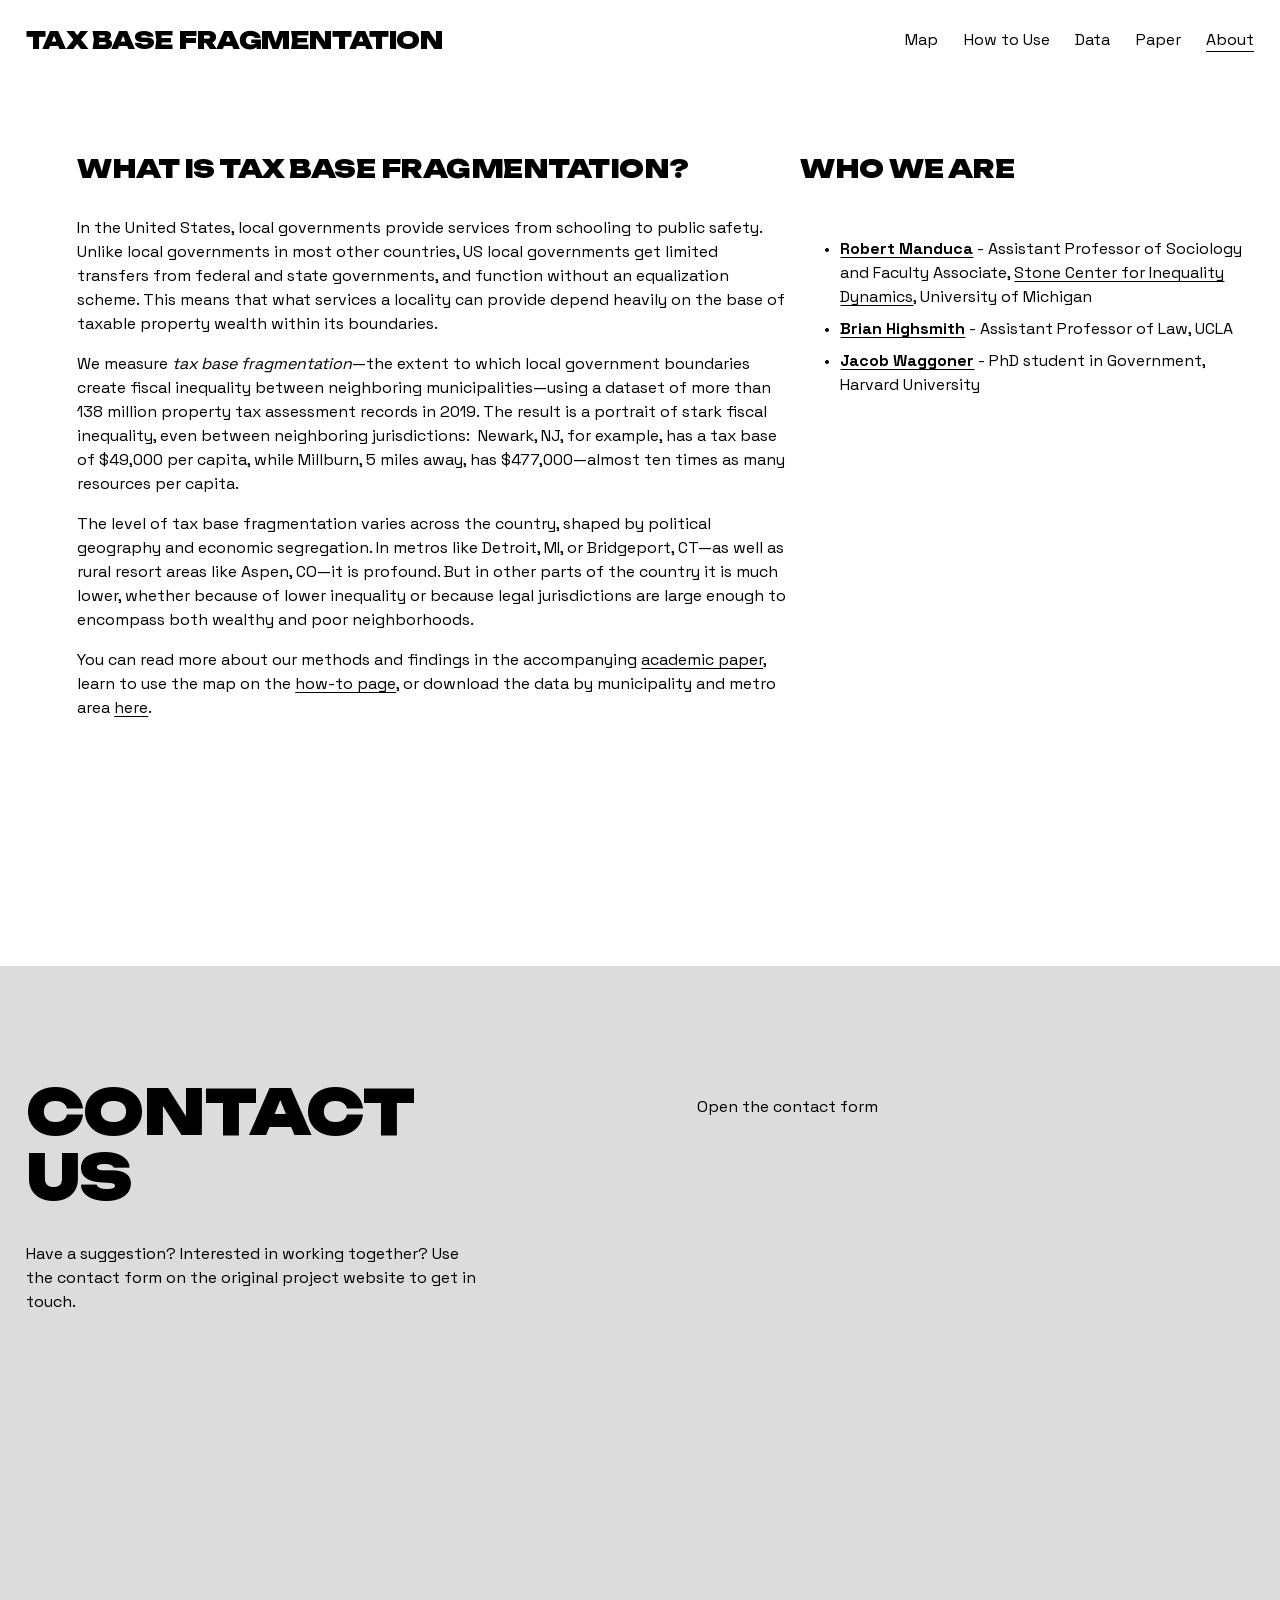
<file: about/index.html>
<!DOCTYPE html>

<html lang="en-US" xmlns:fb="http://www.facebook.com/2008/fbml" xmlns:og="http://opengraphprotocol.org/schema/">
<head>
<meta name="robots" content="noindex, nofollow"/>
<meta content="IE=edge,chrome=1" http-equiv="X-UA-Compatible"/>
<meta content="width=device-width, initial-scale=1" name="viewport"/>
<!-- This is Squarespace. --><!-- amethyst-dove-9jjz -->

<meta charset="utf-8"/>
<title>About | Discover and Measure Fiscal Inequality — Tax Base Fragmentation</title>
<meta content="Sec-CH-UA-Platform-Version, Sec-CH-UA-Model" http-equiv="Accept-CH"/><link href="../assets/favicon.svg" rel="icon" type="image/svg+xml"/>
<link href="../assets/favicon.ico" rel="alternate icon" type="image/x-icon"/>
<link href="https://stone-cid.github.io/taxbasefragmentation/about/" rel="canonical"/>
<meta content="Tax Base Fragmentation" property="og:site_name"/>
<meta content="About | Discover and Measure Fiscal Inequality — Tax Base Fragmentation" property="og:title"/>
<meta content="https://stone-cid.github.io/taxbasefragmentation/about/" property="og:url"/>
<meta content="website" property="og:type"/>
<meta content="Explore data and insights on tax base fragmentation and fiscal inequality across US local jurisdictions. Learn about its impact on local services and inequality." property="og:description"/>
<meta content="About | Discover and Measure Fiscal Inequality — Tax Base Fragmentation" itemprop="name"/>
<meta content="https://stone-cid.github.io/taxbasefragmentation/about/" itemprop="url"/>
<meta content="Explore data and insights on tax base fragmentation and fiscal inequality across US local jurisdictions. Learn about its impact on local services and inequality." itemprop="description"/>
<meta content="About | Discover and Measure Fiscal Inequality — Tax Base Fragmentation" name="twitter:title"/>
<meta content="https://stone-cid.github.io/taxbasefragmentation/about/" name="twitter:url"/>
<meta content="summary" name="twitter:card"/>
<meta content="Explore data and insights on tax base fragmentation and fiscal inequality across US local jurisdictions. Learn about its impact on local services and inequality." name="twitter:description"/>
<meta content="Explore data and insights on tax base fragmentation and fiscal inequality across US local jurisdictions. Learn about its impact on local services and inequality." name="description"/>


<style data-sqsp-font-ids="6a313c62528a5060a138f904,6a313b95691a2d058d1a1eab">
/* cyrillic-ext */
@font-face {
  font-family: 'Unbounded';
  font-style: normal;
  font-weight: 900;
  font-display: swap;
  src: url("../assets/4c0e98bda14e-cyrillic-ext.woff2") format('woff2');
  unicode-range: U+0460-052F, U+1C80-1C8A, U+20B4, U+2DE0-2DFF, U+A640-A69F, U+FE2E-FE2F;
}
/* vietnamese */
@font-face {
  font-family: 'Unbounded';
  font-style: normal;
  font-weight: 900;
  font-display: swap;
  src: url("../assets/5ce201f9880b-vietnamese.woff2") format('woff2');
  unicode-range: U+0102-0103, U+0110-0111, U+0128-0129, U+0168-0169, U+01A0-01A1, U+01AF-01B0, U+0300-0301, U+0303-0304, U+0308-0309, U+0323, U+0329, U+1EA0-1EF9, U+20AB;
}
/* cyrillic */
@font-face {
  font-family: 'Unbounded';
  font-style: normal;
  font-weight: 900;
  font-display: swap;
  src: url("../assets/06f0fb0c5967-cyrillic.woff2") format('woff2');
  unicode-range: U+0301, U+0400-045F, U+0490-0491, U+04B0-04B1, U+2116;
}
/* latin */
@font-face {
  font-family: 'Unbounded';
  font-style: normal;
  font-weight: 900;
  font-display: swap;
  src: url("../assets/e74bcba08b09-latin.woff2") format('woff2');
  unicode-range: U+0000-00FF, U+0131, U+0152-0153, U+02BB-02BC, U+02C6, U+02DA, U+02DC, U+0304, U+0308, U+0329, U+2000-206F, U+20AC, U+2122, U+2191, U+2193, U+2212, U+2215, U+FEFF, U+FFFD;
}
/* latin-ext */
@font-face {
  font-family: 'Unbounded';
  font-style: normal;
  font-weight: 900;
  font-display: swap;
  src: url("../assets/78b00075ef05-latin-ext.woff2") format('woff2');
  unicode-range: U+0100-02BA, U+02BD-02C5, U+02C7-02CC, U+02CE-02D7, U+02DD-02FF, U+0304, U+0308, U+0329, U+1D00-1DBF, U+1E00-1E9F, U+1EF2-1EFF, U+2020, U+20A0-20AB, U+20AD-20C0, U+2113, U+2C60-2C7F, U+A720-A7FF;
}
/* cyrillic-ext */
@font-face {
  font-family: 'Unbounded';
  font-style: normal;
  font-weight: 700;
  font-display: swap;
  src: url("../assets/3ed3e31f12f3-cyrillic-ext.woff2") format('woff2');
  unicode-range: U+0460-052F, U+1C80-1C8A, U+20B4, U+2DE0-2DFF, U+A640-A69F, U+FE2E-FE2F;
}
/* latin */
@font-face {
  font-family: 'Unbounded';
  font-style: normal;
  font-weight: 700;
  font-display: swap;
  src: url("../assets/b5d1bebf60ef-latin.woff2") format('woff2');
  unicode-range: U+0000-00FF, U+0131, U+0152-0153, U+02BB-02BC, U+02C6, U+02DA, U+02DC, U+0304, U+0308, U+0329, U+2000-206F, U+20AC, U+2122, U+2191, U+2193, U+2212, U+2215, U+FEFF, U+FFFD;
}
/* vietnamese */
@font-face {
  font-family: 'Unbounded';
  font-style: normal;
  font-weight: 700;
  font-display: swap;
  src: url("../assets/2c8fe2f7698b-vietnamese.woff2") format('woff2');
  unicode-range: U+0102-0103, U+0110-0111, U+0128-0129, U+0168-0169, U+01A0-01A1, U+01AF-01B0, U+0300-0301, U+0303-0304, U+0308-0309, U+0323, U+0329, U+1EA0-1EF9, U+20AB;
}
/* cyrillic */
@font-face {
  font-family: 'Unbounded';
  font-style: normal;
  font-weight: 700;
  font-display: swap;
  src: url("../assets/9793e3364943-cyrillic.woff2") format('woff2');
  unicode-range: U+0301, U+0400-045F, U+0490-0491, U+04B0-04B1, U+2116;
}
/* latin-ext */
@font-face {
  font-family: 'Unbounded';
  font-style: normal;
  font-weight: 700;
  font-display: swap;
  src: url("../assets/e9b8317764bc-latin-ext.woff2") format('woff2');
  unicode-range: U+0100-02BA, U+02BD-02C5, U+02C7-02CC, U+02CE-02D7, U+02DD-02FF, U+0304, U+0308, U+0329, U+1D00-1DBF, U+1E00-1E9F, U+1EF2-1EFF, U+2020, U+20A0-20AB, U+20AD-20C0, U+2113, U+2C60-2C7F, U+A720-A7FF;
}
/* latin-ext */
@font-face {
  font-family: 'Space Grotesk';
  font-style: normal;
  font-weight: 700;
  font-display: swap;
  src: url("../assets/41c5c495af01-latin-ext.woff2") format('woff2');
  unicode-range: U+0100-02BA, U+02BD-02C5, U+02C7-02CC, U+02CE-02D7, U+02DD-02FF, U+0304, U+0308, U+0329, U+1D00-1DBF, U+1E00-1E9F, U+1EF2-1EFF, U+2020, U+20A0-20AB, U+20AD-20C0, U+2113, U+2C60-2C7F, U+A720-A7FF;
}
/* latin */
@font-face {
  font-family: 'Space Grotesk';
  font-style: normal;
  font-weight: 700;
  font-display: swap;
  src: url("../assets/f37486b7b4b9-latin.woff2") format('woff2');
  unicode-range: U+0000-00FF, U+0131, U+0152-0153, U+02BB-02BC, U+02C6, U+02DA, U+02DC, U+0304, U+0308, U+0329, U+2000-206F, U+20AC, U+2122, U+2191, U+2193, U+2212, U+2215, U+FEFF, U+FFFD;
}
/* vietnamese */
@font-face {
  font-family: 'Space Grotesk';
  font-style: normal;
  font-weight: 700;
  font-display: swap;
  src: url("../assets/f41167ead0aa-vietnamese.woff2") format('woff2');
  unicode-range: U+0102-0103, U+0110-0111, U+0128-0129, U+0168-0169, U+01A0-01A1, U+01AF-01B0, U+0300-0301, U+0303-0304, U+0308-0309, U+0323, U+0329, U+1EA0-1EF9, U+20AB;
}
/* latin */
@font-face {
  font-family: 'Space Grotesk';
  font-style: normal;
  font-weight: 400;
  font-display: swap;
  src: url("../assets/54933cad69f3-latin.woff2") format('woff2');
  unicode-range: U+0000-00FF, U+0131, U+0152-0153, U+02BB-02BC, U+02C6, U+02DA, U+02DC, U+0304, U+0308, U+0329, U+2000-206F, U+20AC, U+2122, U+2191, U+2193, U+2212, U+2215, U+FEFF, U+FFFD;
}
/* vietnamese */
@font-face {
  font-family: 'Space Grotesk';
  font-style: normal;
  font-weight: 400;
  font-display: swap;
  src: url("../assets/aa9b356af5e9-vietnamese.woff2") format('woff2');
  unicode-range: U+0102-0103, U+0110-0111, U+0128-0129, U+0168-0169, U+01A0-01A1, U+01AF-01B0, U+0300-0301, U+0303-0304, U+0308-0309, U+0323, U+0329, U+1EA0-1EF9, U+20AB;
}
/* latin-ext */
@font-face {
  font-family: 'Space Grotesk';
  font-style: normal;
  font-weight: 400;
  font-display: swap;
  src: url("../assets/12eeac743388-latin-ext.woff2") format('woff2');
  unicode-range: U+0100-02BA, U+02BD-02C5, U+02C7-02CC, U+02CE-02D7, U+02DD-02FF, U+0304, U+0308, U+0329, U+1D00-1DBF, U+1E00-1E9F, U+1EF2-1EFF, U+2020, U+20A0-20AB, U+20AD-20C0, U+2113, U+2C60-2C7F, U+A720-A7FF;
}
</style>










<link href="../assets/516d8485f994-user-account-core-3ce4a177e88d8fa4-min.en-US.css" rel="stylesheet" type="text/css"/>
<link href="../assets/a5d2c84a060d-website.components.form.styles.css" rel="stylesheet" type="text/css"/><link href="../assets/c9dbe9f9d3f1-website.components.html.styles.css" rel="stylesheet" type="text/css"/><link href="../assets/eaa953a3b078-site.css" rel="stylesheet" type="text/css"/><link href="../assets/9fd140d6d817-static.css" rel="stylesheet" type="text/css"/>
<!-- End of Squarespace Headers -->
<link href="../assets/static-site.css" rel="stylesheet"/></head>
<body class="primary-button-style-solid primary-button-shape-pill secondary-button-style-outline secondary-button-shape-pill tertiary-button-style-outline tertiary-button-shape-underline form-field-style-outline form-field-shape-pill form-field-border-all form-field-hover-focus-outline form-field-checkbox-type-icon form-field-checkbox-fill-outline form-field-checkbox-color-inverted form-field-checkbox-shape-rounded form-field-checkbox-layout-fit form-field-radio-type-icon form-field-radio-fill-outline form-field-radio-color-inverted form-field-radio-shape-rounded form-field-radio-layout-fit form-field-survey-fill-outline form-field-survey-color-inverted form-field-survey-shape-rounded form-submit-button-style-label tweak-global-animations-animation-type-none tweak-global-animations-animation-curve-ease image-block-poster-text-alignment-left image-block-card-content-position-center image-block-card-text-alignment-left image-block-overlap-content-position-center image-block-overlap-text-alignment-left image-block-collage-content-position-center image-block-collage-text-alignment-left image-block-stack-text-alignment-left tweak-blog-alternating-side-by-side-width-full tweak-blog-alternating-side-by-side-image-aspect-ratio-11-square tweak-blog-alternating-side-by-side-text-alignment-left tweak-blog-alternating-side-by-side-read-more-style-show tweak-blog-alternating-side-by-side-image-text-alignment-middle tweak-blog-alternating-side-by-side-delimiter-bullet tweak-blog-alternating-side-by-side-meta-position-top tweak-blog-alternating-side-by-side-primary-meta-categories tweak-blog-alternating-side-by-side-secondary-meta-date tweak-blog-alternating-side-by-side-excerpt-show form-use-theme-colors tweak-global-animations-complexity-level-detailed tweak-global-animations-animation-style-fade tweak-blog-masonry-width-full tweak-blog-masonry-text-alignment-left tweak-blog-masonry-primary-meta-categories tweak-blog-masonry-secondary-meta-date tweak-blog-masonry-meta-position-top tweak-blog-masonry-read-more-style-show tweak-blog-masonry-delimiter-space tweak-blog-masonry-image-placement-above tweak-blog-masonry-excerpt-show tweak-portfolio-grid-overlay-width-full tweak-portfolio-grid-overlay-height-large tweak-portfolio-grid-overlay-image-aspect-ratio-11-square tweak-portfolio-grid-overlay-text-placement-center tweak-portfolio-grid-overlay-show-text-after-hover tweak-blog-single-column-width-full tweak-blog-single-column-text-alignment-left tweak-blog-single-column-image-placement-above tweak-blog-single-column-delimiter-bullet tweak-blog-single-column-read-more-style-show tweak-blog-single-column-primary-meta-categories tweak-blog-single-column-secondary-meta-date tweak-blog-single-column-meta-position-top tweak-blog-single-column-content-full-post header-width-full tweak-transparent-header tweak-fixed-header-style-basic tweak-blog-item-width-medium tweak-blog-item-text-alignment-left tweak-blog-item-meta-position-above-title tweak-blog-item-show-categories tweak-blog-item-show-date tweak-blog-item-delimiter-bullet tweak-blog-side-by-side-width-full tweak-blog-side-by-side-image-placement-left tweak-blog-side-by-side-image-aspect-ratio-11-square tweak-blog-side-by-side-primary-meta-categories tweak-blog-side-by-side-secondary-meta-date tweak-blog-side-by-side-meta-position-top tweak-blog-side-by-side-text-alignment-left tweak-blog-side-by-side-image-text-alignment-middle tweak-blog-side-by-side-read-more-style-show tweak-blog-side-by-side-delimiter-bullet tweak-blog-side-by-side-excerpt-show tweak-events-stacked-width-full tweak-events-stacked-height-large tweak-events-stacked-show-thumbnails tweak-events-stacked-thumbnail-size-32-standard tweak-events-stacked-date-style-with-text tweak-events-stacked-show-time tweak-events-stacked-show-location tweak-events-stacked-show-excerpt tweak-blog-basic-grid-width-inset tweak-blog-basic-grid-image-aspect-ratio-32-standard tweak-blog-basic-grid-text-alignment-center tweak-blog-basic-grid-delimiter-bullet tweak-blog-basic-grid-image-placement-above tweak-blog-basic-grid-read-more-style-show tweak-blog-basic-grid-primary-meta-categories tweak-blog-basic-grid-secondary-meta-date tweak-blog-basic-grid-excerpt-show tweak-portfolio-grid-basic-width-full tweak-portfolio-grid-basic-height-large tweak-portfolio-grid-basic-image-aspect-ratio-11-square tweak-portfolio-grid-basic-text-alignment-left tweak-portfolio-grid-basic-hover-effect-fade header-overlay-alignment-center tweak-portfolio-index-background-link-format-stacked tweak-portfolio-index-background-width-full tweak-portfolio-index-background-height-large tweak-portfolio-index-background-vertical-alignment-middle tweak-portfolio-index-background-horizontal-alignment-center tweak-portfolio-index-background-delimiter-none tweak-portfolio-index-background-animation-type-fade tweak-portfolio-index-background-animation-duration-medium tweak-portfolio-hover-follow-layout-inline tweak-portfolio-hover-follow-delimiter-bullet tweak-portfolio-hover-follow-animation-type-fade tweak-portfolio-hover-follow-animation-duration-fast tweak-portfolio-hover-static-layout-inline tweak-portfolio-hover-static-front tweak-portfolio-hover-static-delimiter-hyphen tweak-portfolio-hover-static-animation-type-fade tweak-portfolio-hover-static-animation-duration-fast hide-opentable-icons opentable-style-dark tweak-product-quick-view-button-style-floating tweak-product-quick-view-button-position-bottom tweak-product-quick-view-lightbox-excerpt-display-truncate tweak-product-quick-view-lightbox-show-arrows tweak-product-quick-view-lightbox-show-close-button tweak-product-quick-view-lightbox-controls-weight-light native-currency-code-usd collection-type-page collection-layout-default collection-687fe2845c6399031c45106b mobile-style-available sqs-seven-one" id="collection-687fe2845c6399031c45106b" tabindex="-1">
<div class="clearfix site-wrapper" id="siteWrapper">
<div class="floating-cart hidden" id="floatingCart">
<a class="icon icon--stroke icon--fill icon--cart sqs-custom-cart" href="https://www.taxbasefragmentation.net/cart">
<span class="Cart-inner">
<svg class="icon icon--cart" height="125" viewbox="0 0 144 125" width="144">
<path d="M4.69551 0.000432948C2.10179 0.000432948 0 2.09856 0 4.68769C0 7.27686 2.10183 9.37496 4.69551 9.37496H23.43C31.2022 28.5892 38.8567 47.8378 46.5654 67.089L39.4737 84.129C38.8799 85.5493 39.0464 87.2634 39.905 88.5418C40.7622 89.8216 42.2856 90.6283 43.8271 90.6232H122.088C124.568 90.658 126.85 88.4129 126.85 85.9359C126.85 83.4589 124.569 81.214 122.088 81.2487H50.8702L54.9305 71.5802L130.306 65.5745C132.279 65.4199 134.064 63.8849 134.512 61.9608L143.903 21.337C144.518 18.6009 142.114 15.6147 139.306 15.624H36.0522L30.9654 2.92939C30.2682 1.21146 28.4698 0 26.612 0L4.69551 0.000432948ZM39.8152 24.9999H133.385L126.097 56.5426L54.7339 62.2067L39.8152 24.9999ZM59.4777 93.75C50.8885 93.75 43.8252 100.801 43.8252 109.375C43.8252 117.949 50.8885 125 59.4777 125C68.0669 125 75.1301 117.949 75.1301 109.375C75.1301 100.801 68.0669 93.75 59.4777 93.75ZM106.433 93.75C97.8436 93.75 90.7803 100.801 90.7803 109.375C90.7803 117.949 97.8436 125 106.433 125C115.022 125 122.085 117.949 122.085 109.375C122.085 100.801 115.022 93.75 106.433 93.75ZM59.4777 103.125C62.9906 103.125 65.7378 105.867 65.7378 109.374C65.7378 112.88 62.9905 115.623 59.4777 115.623C55.9647 115.623 53.2175 112.88 53.2175 109.374C53.2175 105.867 55.9649 103.125 59.4777 103.125ZM106.433 103.125C109.946 103.125 112.693 105.867 112.693 109.374C112.693 112.88 109.946 115.623 106.433 115.623C102.92 115.623 100.173 112.88 100.173 109.374C100.173 105.867 102.92 103.125 106.433 103.125Z"></path>
</svg>
<div class="legacy-cart icon-cart-quantity">
<span class="sqs-cart-quantity">0</span>
</div>
</span>
</a>
</div>
<header class="light header theme-col--primary" data-current-styles='{
                                                                              "layout": "navRight",
                                                                              "action": {
                                                                                "href": "/appointments",
                                                                                "buttonText": "Book now",
                                                                                "newWindow": false
                                                                              },
                                                                              "showSocial": false,
                                                                              "socialOptions": {
                                                                                "socialBorderShape": "none",
                                                                                "socialBorderStyle": "outline",
                                                                                "socialBorderThickness": {
                                                                                  "unit": "px",
                                                                                  "value": 1.0
                                                                                }
                                                                              },
                                                                              "menuOverlayAnimation": "fade",
                                                                              "cartStyle": "text",
                                                                              "cartText": "Cart",
                                                                              "showEmptyCartState": false,
                                                                              "cartOptions": {
                                                                                "iconType": "stroke-9",
                                                                                "cartBorderShape": "none",
                                                                                "cartBorderStyle": "outline",
                                                                                "cartBorderThickness": {
                                                                                  "unit": "px",
                                                                                  "value": 1.0
                                                                                }
                                                                              },
                                                                              "showButton": false,
                                                                              "showCart": false,
                                                                              "showAccountLogin": false,
                                                                              "headerStyle": "dynamic",
                                                                              "languagePicker": {
                                                                                "enabled": false,
                                                                                "iconEnabled": false,
                                                                                "iconType": "globe",
                                                                                "flagShape": "shiny",
                                                                                "languageFlags": [ ]
                                                                              },
                                                                              "iconOptions": {
                                                                                "desktopDropdownIconOptions": {
                                                                                  "size": {
                                                                                    "unit": "em",
                                                                                    "value": 1.0
                                                                                  },
                                                                                  "iconSpacing": {
                                                                                    "unit": "em",
                                                                                    "value": 0.35
                                                                                  },
                                                                                  "strokeWidth": {
                                                                                    "unit": "px",
                                                                                    "value": 1.0
                                                                                  },
                                                                                  "endcapType": "square",
                                                                                  "folderDropdownIcon": "none",
                                                                                  "languagePickerIcon": "openArrowHead"
                                                                                },
                                                                                "mobileDropdownIconOptions": {
                                                                                  "size": {
                                                                                    "unit": "em",
                                                                                    "value": 1.0
                                                                                  },
                                                                                  "iconSpacing": {
                                                                                    "unit": "em",
                                                                                    "value": 0.15
                                                                                  },
                                                                                  "strokeWidth": {
                                                                                    "unit": "px",
                                                                                    "value": 0.5
                                                                                  },
                                                                                  "endcapType": "square",
                                                                                  "folderDropdownIcon": "openArrowHead",
                                                                                  "languagePickerIcon": "openArrowHead"
                                                                                }
                                                                              },
                                                                              "mobileOptions": {
                                                                                "layout": "logoLeftNavRight",
                                                                                "menuIconOptions": {
                                                                                  "style": "doubleLineHamburger",
                                                                                  "thickness": {
                                                                                    "unit": "px",
                                                                                    "value": 1.0
                                                                                  }
                                                                                }
                                                                              },
                                                                              "solidOptions": {
                                                                                "headerOpacity": {
                                                                                  "unit": "%",
                                                                                  "value": 100.0
                                                                                },
                                                                                "blurBackground": {
                                                                                  "enabled": false,
                                                                                  "blurRadius": {
                                                                                    "unit": "px",
                                                                                    "value": 12.0
                                                                                  }
                                                                                }
                                                                              },
                                                                              "gradientOptions": {
                                                                                "gradientType": "faded",
                                                                                "headerOpacity": {
                                                                                  "unit": "%",
                                                                                  "value": 90.0
                                                                                },
                                                                                "blurBackground": {
                                                                                  "enabled": false,
                                                                                  "blurRadius": {
                                                                                    "unit": "px",
                                                                                    "value": 12.0
                                                                                  }
                                                                                }
                                                                              },
                                                                              "dropShadowOptions": {
                                                                                "enabled": false,
                                                                                "blur": {
                                                                                  "unit": "px",
                                                                                  "value": 12.0
                                                                                },
                                                                                "spread": {
                                                                                  "unit": "px",
                                                                                  "value": 0.0
                                                                                },
                                                                                "distance": {
                                                                                  "unit": "px",
                                                                                  "value": 12.0
                                                                                }
                                                                              },
                                                                              "borderOptions": {
                                                                                "enabled": false,
                                                                                "position": "allSides",
                                                                                "thickness": {
                                                                                  "unit": "px",
                                                                                  "value": 4.0
                                                                                }
                                                                              },
                                                                              "showPromotedElement": false,
                                                                              "buttonVariant": "primary",
                                                                              "blurBackground": {
                                                                                "enabled": false,
                                                                                "blurRadius": {
                                                                                  "unit": "px",
                                                                                  "value": 12.0
                                                                                }
                                                                              },
                                                                              "headerOpacity": {
                                                                                "unit": "%",
                                                                                "value": 100.0
                                                                              }
                                                                            }' data-first-focusable-element="" data-header-style="dynamic" data-language-picker='{
                                                                              "enabled": false,
                                                                              "iconEnabled": false,
                                                                              "iconType": "globe",
                                                                              "flagShape": "shiny",
                                                                              "languageFlags": [ ]
                                                                            }' data-section-id="header" data-section-theme="light" data-test="header" id="header" style="
      
      
      
      
      
      
    " tabindex="-1">
<svg style="display:none" viewbox="0 0 22 22" xmlns="http://www.w3.org/2000/svg">
<symbol id="circle">
<path d="M11.5 17C14.5376 17 17 14.5376 17 11.5C17 8.46243 14.5376 6 11.5 6C8.46243 6 6 8.46243 6 11.5C6 14.5376 8.46243 17 11.5 17Z" fill="none"></path>
</symbol>
<symbol id="circleFilled">
<path d="M11.5 17C14.5376 17 17 14.5376 17 11.5C17 8.46243 14.5376 6 11.5 6C8.46243 6 6 8.46243 6 11.5C6 14.5376 8.46243 17 11.5 17Z"></path>
</symbol>
<symbol id="dash">
<path d="M11 11H19H3"></path>
</symbol>
<symbol id="squareFilled">
<rect height="11" width="11" x="6" y="6"></rect>
</symbol>
<symbol id="square">
<rect fill="none" height="9" stroke="inherit" width="9" x="7" y="7"></rect>
</symbol>
<symbol id="plus">
<path d="M11 3V19"></path>
<path d="M19 11L3 11"></path>
</symbol>
<symbol id="closedArrow">
<path d="M11 11V2M11 18.1797L17 11.1477L5 11.1477L11 18.1797Z" fill="none"></path>
</symbol>
<symbol id="closedArrowFilled">
<path d="M11 11L11 2" fill="none" stroke="inherit"></path>
<path clip-rule="evenodd" d="M2.74695 9.38428L19.038 9.38428L10.8925 19.0846L2.74695 9.38428Z" fill-rule="evenodd" stroke-width="1"></path>
</symbol>
<symbol id="closedArrowHead" viewbox="0 0 22 22" xmlns="http://www.w3.org/2000/symbol">
<path d="M18 7L11 15L4 7L18 7Z" fill="none" stroke="inherit"></path>
</symbol>
<symbol id="closedArrowHeadFilled" viewbox="0 0 22 22" xmlns="http://www.w3.org/2000/symbol">
<path d="M18.875 6.5L11 15.5L3.125 6.5L18.875 6.5Z"></path>
</symbol>
<symbol id="openArrow">
<path d="M11 18.3591L11 3" fill="none" stroke="inherit"></path>
<path d="M18 11.5L11 18.5L4 11.5" fill="none" stroke="inherit"></path>
</symbol>
<symbol id="openArrowHead">
<path d="M18 7L11 14L4 7" fill="none"></path>
</symbol>
<symbol id="pinchedArrow">
<path d="M11 17.3591L11 2" fill="none"></path>
<path d="M2 11C5.85455 12.2308 8.81818 14.9038 11 18C13.1818 14.8269 16.1455 12.1538 20 11" fill="none"></path>
</symbol>
<symbol id="pinchedArrowFilled">
<path d="M11.05 10.4894C7.04096 8.73759 1.05005 8 1.05005 8C6.20459 11.3191 9.41368 14.1773 11.05 21C12.6864 14.0851 15.8955 11.227 21.05 8C21.05 8 15.0591 8.73759 11.05 10.4894Z" stroke-width="1"></path>
<path d="M11 11L11 1" fill="none"></path>
</symbol>
<symbol id="pinchedArrowHead">
<path d="M2 7.24091C5.85455 8.40454 8.81818 10.9318 11 13.8591C13.1818 10.8591 16.1455 8.33181 20 7.24091" fill="none"></path>
</symbol>
<symbol id="pinchedArrowHeadFilled">
<path d="M11.05 7.1591C7.04096 5.60456 1.05005 4.95001 1.05005 4.95001C6.20459 7.89547 9.41368 10.4318 11.05 16.4864C12.6864 10.35 15.8955 7.81365 21.05 4.95001C21.05 4.95001 15.0591 5.60456 11.05 7.1591Z"></path>
</symbol>
</svg>
<div class="sqs-announcement-bar-dropzone"></div>
<div class="header-announcement-bar-wrapper">
<a class="header-skip-link sqs-button-element--primary" href="#page">
        Skip to Content
      </a>
<style>
    @supports (-webkit-backdrop-filter: none) or (backdrop-filter: none) {
        .header-blur-background {
            
            
        }
    }
</style>
<div class="header-border" data-header-border="false" data-header-style="dynamic" data-test="header-border" style="




"></div>
<div class="header-dropshadow" data-header-dropshadow="false" data-header-style="dynamic" data-test="header-dropshadow" style=""></div>
<div class="header-inner container--fluid header-mobile-layout-logo-left-nav-right header-layout-nav-right" data-test="header-inner">
<!-- Background -->
<div class="header-background theme-bg--primary"></div>
<div class="header-display-desktop" data-content-field="site-title">
<!-- Social -->
<!-- Title and nav wrapper -->
<div class="header-title-nav-wrapper">
<!-- Title -->
<div class="header-title" data-animation-role="header-element">
<div class="header-title-text">
<a data-animation-role="header-element" href="../" id="site-title">Tax Base Fragmentation</a>
</div>
</div>
<!-- Nav -->
<div class="header-nav">
<div class="header-nav-wrapper">
<nav class="header-nav-list">
<div class="header-nav-item header-nav-item--collection header-nav-item--homepage">
<a data-animation-role="header-element" href="../">
        Map
      </a>
</div>
<div class="header-nav-item header-nav-item--collection">
<a data-animation-role="header-element" href="../how-to-use/">
        How to Use
      </a>
</div>
<div class="header-nav-item header-nav-item--collection">
<a data-animation-role="header-element" href="../data/">
        Data
      </a>
</div>
<div class="header-nav-item header-nav-item--external">
<a data-animation-role="header-element" href="https://academic.oup.com/ser/advance-article/doi/10.1093/ser/mwaf055/8286993" rel="noopener noreferrer" target="_blank">Paper</a>
</div>
<div class="header-nav-item header-nav-item--collection header-nav-item--active">
<a aria-current="page" data-animation-role="header-element" href="../about/">
        About
      </a>
</div>
</nav>
</div>
</div>
</div>
<!-- Actions -->
<div class="header-actions header-actions--right">
<div class="showOnMobile">
</div>
<div class="showOnDesktop">
</div>
</div>
<style>
  .top-bun, 
  .patty, 
  .bottom-bun {
    height: 1px;
  }
</style>
<!-- Burger -->
<div class="header-burger menu-overlay-does-not-have-visible-non-navigation-items no-actions" data-animation-role="header-element">
<button class="header-burger-btn burger" data-test="header-burger">
<span class="js-header-burger-open-title visually-hidden" hidden="">Open Menu</span>
<span class="js-header-burger-close-title visually-hidden" hidden="">Close Menu</span>
<div class="burger-box">
<div class="burger-inner header-menu-icon-doubleLineHamburger">
<div class="top-bun"></div>
<div class="patty"></div>
<div class="bottom-bun"></div>
</div>
</div>
</button>
</div>
</div>
<div class="header-display-mobile" data-content-field="site-title">
<!-- Social -->
<!-- Title and nav wrapper -->
<div class="header-title-nav-wrapper">
<!-- Title -->
<div class="header-title" data-animation-role="header-element">
<div class="header-title-text">
<a data-animation-role="header-element" href="../" id="site-title">Tax Base Fragmentation</a>
</div>
</div>
<!-- Nav -->
<div class="header-nav">
<div class="header-nav-wrapper">
<nav class="header-nav-list">
<div class="header-nav-item header-nav-item--collection header-nav-item--homepage">
<a data-animation-role="header-element" href="../">
        Map
      </a>
</div>
<div class="header-nav-item header-nav-item--collection">
<a data-animation-role="header-element" href="../how-to-use/">
        How to Use
      </a>
</div>
<div class="header-nav-item header-nav-item--collection">
<a data-animation-role="header-element" href="../data/">
        Data
      </a>
</div>
<div class="header-nav-item header-nav-item--external">
<a data-animation-role="header-element" href="https://academic.oup.com/ser/advance-article/doi/10.1093/ser/mwaf055/8286993" rel="noopener noreferrer" target="_blank">Paper</a>
</div>
<div class="header-nav-item header-nav-item--collection header-nav-item--active">
<a aria-current="page" data-animation-role="header-element" href="../about/">
        About
      </a>
</div>
</nav>
</div>
</div>
</div>
<!-- Actions -->
<div class="header-actions header-actions--right">
<div class="showOnMobile">
</div>
<div class="showOnDesktop">
</div>
</div>
<style>
  .top-bun, 
  .patty, 
  .bottom-bun {
    height: 1px;
  }
</style>
<!-- Burger -->
<div class="header-burger menu-overlay-does-not-have-visible-non-navigation-items no-actions" data-animation-role="header-element">
<button class="header-burger-btn burger" data-test="header-burger">
<span class="js-header-burger-open-title visually-hidden" hidden="">Open Menu</span>
<span class="js-header-burger-close-title visually-hidden" hidden="">Close Menu</span>
<div class="burger-box">
<div class="burger-inner header-menu-icon-doubleLineHamburger">
<div class="top-bun"></div>
<div class="patty"></div>
<div class="bottom-bun"></div>
</div>
</div>
</button>
</div>
</div>
</div>
</div>
<!-- (Mobile) Menu Navigation -->
<div class="header-menu header-menu--folder-list" data-current-styles='{
                                                                              "layout": "navRight",
                                                                              "action": {
                                                                                "href": "/appointments",
                                                                                "buttonText": "Book now",
                                                                                "newWindow": false
                                                                              },
                                                                              "showSocial": false,
                                                                              "socialOptions": {
                                                                                "socialBorderShape": "none",
                                                                                "socialBorderStyle": "outline",
                                                                                "socialBorderThickness": {
                                                                                  "unit": "px",
                                                                                  "value": 1.0
                                                                                }
                                                                              },
                                                                              "menuOverlayAnimation": "fade",
                                                                              "cartStyle": "text",
                                                                              "cartText": "Cart",
                                                                              "showEmptyCartState": false,
                                                                              "cartOptions": {
                                                                                "iconType": "stroke-9",
                                                                                "cartBorderShape": "none",
                                                                                "cartBorderStyle": "outline",
                                                                                "cartBorderThickness": {
                                                                                  "unit": "px",
                                                                                  "value": 1.0
                                                                                }
                                                                              },
                                                                              "showButton": false,
                                                                              "showCart": false,
                                                                              "showAccountLogin": false,
                                                                              "headerStyle": "dynamic",
                                                                              "languagePicker": {
                                                                                "enabled": false,
                                                                                "iconEnabled": false,
                                                                                "iconType": "globe",
                                                                                "flagShape": "shiny",
                                                                                "languageFlags": [ ]
                                                                              },
                                                                              "iconOptions": {
                                                                                "desktopDropdownIconOptions": {
                                                                                  "size": {
                                                                                    "unit": "em",
                                                                                    "value": 1.0
                                                                                  },
                                                                                  "iconSpacing": {
                                                                                    "unit": "em",
                                                                                    "value": 0.35
                                                                                  },
                                                                                  "strokeWidth": {
                                                                                    "unit": "px",
                                                                                    "value": 1.0
                                                                                  },
                                                                                  "endcapType": "square",
                                                                                  "folderDropdownIcon": "none",
                                                                                  "languagePickerIcon": "openArrowHead"
                                                                                },
                                                                                "mobileDropdownIconOptions": {
                                                                                  "size": {
                                                                                    "unit": "em",
                                                                                    "value": 1.0
                                                                                  },
                                                                                  "iconSpacing": {
                                                                                    "unit": "em",
                                                                                    "value": 0.15
                                                                                  },
                                                                                  "strokeWidth": {
                                                                                    "unit": "px",
                                                                                    "value": 0.5
                                                                                  },
                                                                                  "endcapType": "square",
                                                                                  "folderDropdownIcon": "openArrowHead",
                                                                                  "languagePickerIcon": "openArrowHead"
                                                                                }
                                                                              },
                                                                              "mobileOptions": {
                                                                                "layout": "logoLeftNavRight",
                                                                                "menuIconOptions": {
                                                                                  "style": "doubleLineHamburger",
                                                                                  "thickness": {
                                                                                    "unit": "px",
                                                                                    "value": 1.0
                                                                                  }
                                                                                }
                                                                              },
                                                                              "solidOptions": {
                                                                                "headerOpacity": {
                                                                                  "unit": "%",
                                                                                  "value": 100.0
                                                                                },
                                                                                "blurBackground": {
                                                                                  "enabled": false,
                                                                                  "blurRadius": {
                                                                                    "unit": "px",
                                                                                    "value": 12.0
                                                                                  }
                                                                                }
                                                                              },
                                                                              "gradientOptions": {
                                                                                "gradientType": "faded",
                                                                                "headerOpacity": {
                                                                                  "unit": "%",
                                                                                  "value": 90.0
                                                                                },
                                                                                "blurBackground": {
                                                                                  "enabled": false,
                                                                                  "blurRadius": {
                                                                                    "unit": "px",
                                                                                    "value": 12.0
                                                                                  }
                                                                                }
                                                                              },
                                                                              "dropShadowOptions": {
                                                                                "enabled": false,
                                                                                "blur": {
                                                                                  "unit": "px",
                                                                                  "value": 12.0
                                                                                },
                                                                                "spread": {
                                                                                  "unit": "px",
                                                                                  "value": 0.0
                                                                                },
                                                                                "distance": {
                                                                                  "unit": "px",
                                                                                  "value": 12.0
                                                                                }
                                                                              },
                                                                              "borderOptions": {
                                                                                "enabled": false,
                                                                                "position": "allSides",
                                                                                "thickness": {
                                                                                  "unit": "px",
                                                                                  "value": 4.0
                                                                                }
                                                                              },
                                                                              "showPromotedElement": false,
                                                                              "buttonVariant": "primary",
                                                                              "blurBackground": {
                                                                                "enabled": false,
                                                                                "blurRadius": {
                                                                                  "unit": "px",
                                                                                  "value": 12.0
                                                                                }
                                                                              },
                                                                              "headerOpacity": {
                                                                                "unit": "%",
                                                                                "value": 100.0
                                                                              }
                                                                            }' data-section-id="overlay-nav" data-section-theme="" data-show-account-login="false" data-test="header-menu">
<div class="header-menu-bg theme-bg--primary"></div>
<div class="header-menu-nav">
<nav class="header-menu-nav-list">
<div class="header-menu-nav-folder" data-folder="root">
<div class="header-menu-nav-folder-content">
<!-- Menu Navigation -->
<div class="header-menu-nav-wrapper">
<div class="container header-menu-nav-item header-menu-nav-item--collection header-menu-nav-item--homepage">
<a href="../">
<div class="header-menu-nav-item-content">
                  Map
                </div>
</a>
</div>
<div class="container header-menu-nav-item header-menu-nav-item--collection">
<a href="../how-to-use/">
<div class="header-menu-nav-item-content">
                  How to Use
                </div>
</a>
</div>
<div class="container header-menu-nav-item header-menu-nav-item--collection">
<a href="../data/">
<div class="header-menu-nav-item-content">
                  Data
                </div>
</a>
</div>
<div class="container header-menu-nav-item header-menu-nav-item--external">
<a href="https://academic.oup.com/ser/advance-article/doi/10.1093/ser/mwaf055/8286993" rel="noopener noreferrer" target="_blank">Paper</a>
</div>
<div class="container header-menu-nav-item header-menu-nav-item--collection header-menu-nav-item--active">
<a aria-current="page" href="../about/">
<div class="header-menu-nav-item-content">
                  About
                </div>
</a>
</div>
</div>
</div>
</div>
</nav>
</div>
</div>

</header>
<main class="container" id="page" role="main">
<article class="page-regions" data-collection-id="687fe2845c6399031c45106b" data-item-id="" data-regions-source="collection" id="page-regions">
<section class="region" data-region-id="d51911a5c0541e1973b269db" data-region-source="collection">
<section class="page-section full-bleed-section layout-engine-section background-width--full-bleed section-height--custom content-width--wide horizontal-alignment--center vertical-alignment--middle light" data-animation="none" data-current-context='{
                                                                              "video": {
                                                                                "playbackSpeed": 0.5,
                                                                                "filter": 1,
                                                                                "filterStrength": 0,
                                                                                "zoom": 0,
                                                                                "videoSourceProvider": "none"
                                                                              },
                                                                              "backgroundImageId": null,
                                                                              "backgroundMediaEffect": {
                                                                                "type": "none"
                                                                              },
                                                                              "divider": {
                                                                                "enabled": false
                                                                              },
                                                                              "typeName": "page"
                                                                            }' data-current-styles='{
                                                                              "imageOverlayOpacity": 0.15,
                                                                              "backgroundWidth": "background-width--full-bleed",
                                                                              "sectionHeight": "section-height--custom",
                                                                              "customSectionHeight": 0,
                                                                              "horizontalAlignment": "horizontal-alignment--center",
                                                                              "verticalAlignment": "vertical-alignment--middle",
                                                                              "contentWidth": "content-width--wide",
                                                                              "customContentWidth": 50,
                                                                              "sectionTheme": "light",
                                                                              "sectionAnimation": "none",
                                                                              "backgroundMode": "image"
                                                                            }' data-fluid-engine-section="" data-section-id="687fe2855c6399031c451073" data-section-theme="light" data-sqsp-section="fluid-engine" data-test="page-section">
<div class="section-border">
<div class="section-background">
</div>
</div>
<div class="content-wrapper" style="
      
        
          
          padding-top: calc(0vmax / 10); padding-bottom: calc(0vmax / 10);
        
      
    ">
<div class="content">
<div data-fluid-engine="true"><style>

.fe-687fe2855c6399031c451072 {
  --grid-gutter: calc(var(--sqs-mobile-site-gutter, 6vw) - 11.0px);
  --cell-max-width: calc( ( var(--sqs-site-max-width, 1500px) - (11.0px * (8 - 1)) ) / 8 );

  display: grid;
  position: relative;
  grid-area: 1/1/-1/-1;
  grid-template-rows: repeat(20,minmax(24px, auto));
  grid-template-columns:
    minmax(var(--grid-gutter), 1fr)
    repeat(8, minmax(0, var(--cell-max-width)))
    minmax(var(--grid-gutter), 1fr);
  row-gap: 11.0px;
  column-gap: 11.0px;
  overflow-x: hidden;
  overflow-x: clip;
}

@media (min-width: 768px) {
  .background-width--inset .fe-687fe2855c6399031c451072 {
    --inset-padding: calc(var(--sqs-site-gutter) * 2);
  }

  .fe-687fe2855c6399031c451072 {
    --grid-gutter: calc(var(--sqs-site-gutter, 4vw) - 11.0px);
    --cell-max-width: calc( ( var(--sqs-site-max-width, 1500px) - (11.0px * (24 - 1)) ) / 24 );
    --inset-padding: 0vw;

    --row-height-scaling-factor: 0.0215;
    --container-width: min(var(--sqs-site-max-width, 1500px), calc(100vw - var(--sqs-site-gutter, 4vw) * 2 - var(--inset-padding) ));

    grid-template-rows: repeat(24,minmax(calc(var(--container-width) * var(--row-height-scaling-factor)), auto));
    grid-template-columns:
      minmax(var(--grid-gutter), 1fr)
      repeat(24, minmax(0, var(--cell-max-width)))
      minmax(var(--grid-gutter), 1fr);
  }
}


  .fe-block-bb31e741b09c684de236 {
    grid-area: 3/2/11/10;
    z-index: 3;

    @media (max-width: 767px) {
      
      
    }
  }

  .fe-block-bb31e741b09c684de236 .sqs-block {
    justify-content: flex-start;
  }

  .fe-block-bb31e741b09c684de236 .sqs-block-alignment-wrapper {
    align-items: flex-start;
  }

  @media (min-width: 768px) {
    .fe-block-bb31e741b09c684de236 {
      grid-area: 3/3/22/17;
      z-index: 3;

      

      
    }

    .fe-block-bb31e741b09c684de236 .sqs-block {
      justify-content: flex-start;
    }

    .fe-block-bb31e741b09c684de236 .sqs-block-alignment-wrapper {
      align-items: flex-start;
    }
  }

  .fe-block-23dce9893507a6f94193 {
    grid-area: 11/2/13/10;
    z-index: 3;

    @media (max-width: 767px) {
      
      
    }
  }

  .fe-block-23dce9893507a6f94193 .sqs-block {
    justify-content: flex-start;
  }

  .fe-block-23dce9893507a6f94193 .sqs-block-alignment-wrapper {
    align-items: flex-start;
  }

  @media (min-width: 768px) {
    .fe-block-23dce9893507a6f94193 {
      grid-area: 3/17/5/26;
      z-index: 3;

      

      
    }

    .fe-block-23dce9893507a6f94193 .sqs-block {
      justify-content: flex-start;
    }

    .fe-block-23dce9893507a6f94193 .sqs-block-alignment-wrapper {
      align-items: flex-start;
    }
  }

  .fe-block-97194290e22280086e0c {
    grid-area: 13/2/21/10;
    z-index: 4;

    @media (max-width: 767px) {
      
      
    }
  }

  .fe-block-97194290e22280086e0c .sqs-block {
    justify-content: flex-start;
  }

  .fe-block-97194290e22280086e0c .sqs-block-alignment-wrapper {
    align-items: flex-start;
  }

  @media (min-width: 768px) {
    .fe-block-97194290e22280086e0c {
      grid-area: 5/17/12/26;
      z-index: 4;

      

      
    }

    .fe-block-97194290e22280086e0c .sqs-block {
      justify-content: flex-start;
    }

    .fe-block-97194290e22280086e0c .sqs-block-alignment-wrapper {
      align-items: flex-start;
    }
  }

</style><div class="fluid-engine fe-687fe2855c6399031c451072"><div class="fe-block fe-block-bb31e741b09c684de236"><div class="sqs-block website-component-block sqs-block-website-component sqs-block-html html-block" data-block-type="1337" data-definition-name="website.components.html" data-sqsp-block="text" data-website-component-id="bb31e741b09c684de236" id="block-bb31e741b09c684de236"><div class="sqs-block-content"><div class="sqs-text-block-container">
<div class="sqs-html-content" data-sqsp-text-block-content=""><h4 style="white-space:pre-wrap;">What is Tax base fragmentation?</h4><p class="" style="white-space:pre-wrap;">In the United States, local governments provide services from schooling to public safety. Unlike local governments in most other countries, US local governments get limited transfers from federal and state governments, and function without an equalization scheme. This means that what services a locality can provide depend heavily on the base of taxable property wealth within its boundaries. </p><p class="" style="white-space:pre-wrap;">We measure <em>tax base fragmentation</em>—the extent to which local government boundaries create fiscal inequality between neighboring municipalities—using a dataset of more than 138 million property tax assessment records in 2019. The result is a portrait of stark fiscal inequality, even between neighboring jurisdictions:  Newark, NJ, for example, has a tax base of $49,000 per capita, while Millburn, 5 miles away, has $477,000—almost ten times as many resources per capita. </p><p class="" style="white-space:pre-wrap;">The level of tax base fragmentation varies across the country, shaped by political geography and economic segregation. In metros like Detroit, MI, or Bridgeport, CT—as well as rural resort areas like Aspen, CO—it is profound. But in other parts of the country it is much lower, whether because of lower inequality or because legal jurisdictions are large enough to encompass both wealthy and poor neighborhoods. </p><p class="" style="white-space:pre-wrap;">You can read more about our methods and findings in the accompanying <a href="https://academic.oup.com/ser/advance-article/doi/10.1093/ser/mwaf055/8286993" rel="noopener noreferrer" target="_blank">academic paper</a>, learn to use the map on the <a href="../how-to-use/">how-to page</a>, or download the data by municipality and metro area <a href="../data/">here</a>.</p></div>
<style id="container-styles">#block-bb31e741b09c684de236 {
    
    --stroke-style: none;--stroke-thickness: 6px;
    
      
      
      
    



  }

  #block-bb31e741b09c684de236 .sqs-html-content {
    
    --tweak-text-block-padding: 6% 6% 6% 6%;
  --tweak-text-block-padding: initial;
}

  .fe-block-bb31e741b09c684de236 {
      mix-blend-mode: var(--tweak-text-block-blend
  );
      border-radius: var(--tweak-text-block-radius);
  }

  
  
.fe-block-bb31e741b09c684de236 {
      --tweak-text-block-radius: 0px 0px 0px 0px;
    }


  
  .fe-block-bb31e741b09c684de236 {
      --tweak-text-block-blend
  : normal;
    }
  

  .fe-block-bb31e741b09c684de236 {
    --blur-value: blur(15px);}

</style>
<style id="override-container-styles">
    @media screen and (max-width: 767px) {
          
            

#block-bb31e741b09c684de236 {
            
            }
        }
    
  
    @media screen and (max-width: 767px) {
          #block-bb31e741b09c684de236 .sqs-html-content {
            
            }
        }
    
  @media screen and (max-width: 767px) {
          
          

          
          
          
        }</style>
<style class="transform-overrides-vars">
</style>
</div>
</div></div></div><div class="fe-block fe-block-23dce9893507a6f94193"><div class="sqs-block website-component-block sqs-block-website-component sqs-block-html html-block" data-block-type="1337" data-definition-name="website.components.html" data-sqsp-block="text" data-website-component-id="23dce9893507a6f94193" id="block-23dce9893507a6f94193"><div class="sqs-block-content"><div class="sqs-text-block-container">
<div class="sqs-html-content" data-sqsp-text-block-content=""><h4 style="white-space:pre-wrap;">Who we are</h4></div>
<style id="container-styles">#block-23dce9893507a6f94193 {
    
    --stroke-style: none;--stroke-thickness: 6px;
    
      
      
      
    



  }

  #block-23dce9893507a6f94193 .sqs-html-content {
    
    --tweak-text-block-padding: 6% 6% 6% 6%;
  --tweak-text-block-padding: initial;
}

  .fe-block-23dce9893507a6f94193 {
      mix-blend-mode: var(--tweak-text-block-blend
  );
      border-radius: var(--tweak-text-block-radius);
  }

  
  
.fe-block-23dce9893507a6f94193 {
      --tweak-text-block-radius: 0px 0px 0px 0px;
    }


  
  .fe-block-23dce9893507a6f94193 {
      --tweak-text-block-blend
  : normal;
    }
  

  .fe-block-23dce9893507a6f94193 {
    --blur-value: blur(15px);}

</style>
<style id="override-container-styles">
    @media screen and (max-width: 767px) {
          
            

#block-23dce9893507a6f94193 {
            
            }
        }
    
  
    @media screen and (max-width: 767px) {
          #block-23dce9893507a6f94193 .sqs-html-content {
            
            }
        }
    
  @media screen and (max-width: 767px) {
          
          

          
          
          
        }</style>
<style class="transform-overrides-vars">
</style>
</div>
</div></div></div><div class="fe-block fe-block-97194290e22280086e0c"><div class="sqs-block website-component-block sqs-block-website-component sqs-block-html html-block" data-block-type="1337" data-definition-name="website.components.html" data-sqsp-block="text" data-website-component-id="97194290e22280086e0c" id="block-97194290e22280086e0c"><div class="sqs-block-content"><div class="sqs-text-block-container">
<div class="sqs-html-content" data-sqsp-text-block-content=""><ul data-rte-list="default"><li><p class="" style="white-space:pre-wrap;"><a href="https://robertmanduca.com/" rel="noopener noreferrer" target="_blank"><strong>Robert Manduca</strong></a> - Assistant Professor of Sociology and Faculty Associate, <a href="https://inequality.umich.edu/" rel="noopener noreferrer" target="_blank">Stone Center for Inequality Dynamics</a>, University of Michigan</p></li><li><p class="" style="white-space:pre-wrap;"><a href="https://www.brianhighsmith.com/" rel="noopener noreferrer" target="_blank"><strong>Brian Highsmith</strong></a> - Assistant Professor of Law, UCLA</p></li><li><p class="" style="white-space:pre-wrap;"><a href="https://www.gov.harvard.edu/directory/jacob-waggoner/" rel="noopener noreferrer" target="_blank"><strong>Jacob Waggoner</strong></a> - PhD student in Government, Harvard University</p></li></ul></div>
<style id="container-styles">#block-97194290e22280086e0c {
    
    --stroke-style: none;--stroke-thickness: 6px;
    
      
      
      
    



  }

  #block-97194290e22280086e0c .sqs-html-content {
    
    --tweak-text-block-padding: 6% 6% 6% 6%;
  --tweak-text-block-padding: initial;
}

  .fe-block-97194290e22280086e0c {
      mix-blend-mode: var(--tweak-text-block-blend
  );
      border-radius: var(--tweak-text-block-radius);
  }

  
  
.fe-block-97194290e22280086e0c {
      --tweak-text-block-radius: 0px 0px 0px 0px;
    }


  
  .fe-block-97194290e22280086e0c {
      --tweak-text-block-blend
  : normal;
    }
  

  .fe-block-97194290e22280086e0c {
    --blur-value: blur(15px);}

</style>
<style id="override-container-styles">
    @media screen and (max-width: 767px) {
          
            

#block-97194290e22280086e0c {
            
            }
        }
    
  
    @media screen and (max-width: 767px) {
          #block-97194290e22280086e0c .sqs-html-content {
            
            }
        }
    
  @media screen and (max-width: 767px) {
          
          

          
          
          
        }</style>
<style class="transform-overrides-vars">
</style>
</div>
</div></div></div></div></div>
</div>
</div>
</section>
<section class="page-section full-bleed-section layout-engine-section background-width--full-bleed section-height--custom content-width--wide horizontal-alignment--center vertical-alignment--middle bright" data-animation="none" data-current-context='{
                                                                              "video": {
                                                                                "playbackSpeed": 0.5,
                                                                                "filter": 1,
                                                                                "filterStrength": 0,
                                                                                "zoom": 0,
                                                                                "videoSourceProvider": "none"
                                                                              },
                                                                              "backgroundImageId": null,
                                                                              "backgroundMediaEffect": {
                                                                                "type": "none"
                                                                              },
                                                                              "divider": {
                                                                                "enabled": false
                                                                              },
                                                                              "typeName": "page"
                                                                            }' data-current-styles='{
                                                                              "imageOverlayOpacity": 0.45,
                                                                              "backgroundWidth": "background-width--full-bleed",
                                                                              "sectionHeight": "section-height--custom",
                                                                              "customSectionHeight": 0,
                                                                              "horizontalAlignment": "horizontal-alignment--center",
                                                                              "verticalAlignment": "vertical-alignment--middle",
                                                                              "contentWidth": "content-width--wide",
                                                                              "customContentWidth": 50,
                                                                              "sectionTheme": "bright",
                                                                              "sectionAnimation": "none",
                                                                              "backgroundMode": "image"
                                                                            }' data-fluid-engine-section="" data-section-id="687fe2855c6399031c451078" data-section-theme="bright" data-sqsp-section="fluid-engine" data-test="page-section">
<div class="section-border">
<div class="section-background">
</div>
</div>
<div class="content-wrapper" style="
      
        
          
          padding-top: calc(0vmax / 10); padding-bottom: calc(0vmax / 10);
        
      
    ">
<div class="content">
<div data-fluid-engine="true"><style>

.fe-687fe2855c6399031c451077 {
  --grid-gutter: calc(var(--sqs-mobile-site-gutter, 6vw) - 11.0px);
  --cell-max-width: calc( ( var(--sqs-site-max-width, 1500px) - (11.0px * (8 - 1)) ) / 8 );

  display: grid;
  position: relative;
  grid-area: 1/1/-1/-1;
  grid-template-rows: repeat(22,minmax(24px, auto));
  grid-template-columns:
    minmax(var(--grid-gutter), 1fr)
    repeat(8, minmax(0, var(--cell-max-width)))
    minmax(var(--grid-gutter), 1fr);
  row-gap: 11.0px;
  column-gap: 11.0px;
  overflow-x: hidden;
  overflow-x: clip;
}

@media (min-width: 768px) {
  .background-width--inset .fe-687fe2855c6399031c451077 {
    --inset-padding: calc(var(--sqs-site-gutter) * 2);
  }

  .fe-687fe2855c6399031c451077 {
    --grid-gutter: calc(var(--sqs-site-gutter, 4vw) - 11.0px);
    --cell-max-width: calc( ( var(--sqs-site-max-width, 1500px) - (11.0px * (24 - 1)) ) / 24 );
    --inset-padding: 0vw;

    --row-height-scaling-factor: 0.0215;
    --container-width: min(var(--sqs-site-max-width, 1500px), calc(100vw - var(--sqs-site-gutter, 4vw) * 2 - var(--inset-padding) ));

    grid-template-rows: repeat(19,minmax(calc(var(--container-width) * var(--row-height-scaling-factor)), auto));
    grid-template-columns:
      minmax(var(--grid-gutter), 1fr)
      repeat(24, minmax(0, var(--cell-max-width)))
      minmax(var(--grid-gutter), 1fr);
  }
}


  .fe-block-ea151bb2bddbf690aa83 {
    grid-area: 3/2/8/10;
    z-index: 1;

    @media (max-width: 767px) {
      
      
    }
  }

  .fe-block-ea151bb2bddbf690aa83 .sqs-block {
    justify-content: flex-start;
  }

  .fe-block-ea151bb2bddbf690aa83 .sqs-block-alignment-wrapper {
    align-items: flex-start;
  }

  @media (min-width: 768px) {
    .fe-block-ea151bb2bddbf690aa83 {
      grid-area: 4/2/10/11;
      z-index: 1;

      

      
    }

    .fe-block-ea151bb2bddbf690aa83 .sqs-block {
      justify-content: center;
    }

    .fe-block-ea151bb2bddbf690aa83 .sqs-block-alignment-wrapper {
      align-items: center;
    }
  }

  .fe-block-0b9a15862148dd8f3316 {
    grid-area: 8/2/21/10;
    z-index: 2;

    @media (max-width: 767px) {
      
        
      
      
    }
  }

  .fe-block-0b9a15862148dd8f3316 .sqs-block {
    justify-content: flex-start;
  }

  .fe-block-0b9a15862148dd8f3316 .sqs-block-alignment-wrapper {
    align-items: flex-start;
  }

  @media (min-width: 768px) {
    .fe-block-0b9a15862148dd8f3316 {
      grid-area: 4/15/18/26;
      z-index: 2;

      
        
      

      
    }

    .fe-block-0b9a15862148dd8f3316 .sqs-block {
      justify-content: flex-start;
    }

    .fe-block-0b9a15862148dd8f3316 .sqs-block-alignment-wrapper {
      align-items: flex-start;
    }
  }

</style><div class="fluid-engine fe-687fe2855c6399031c451077"><div class="fe-block fe-block-ea151bb2bddbf690aa83"><div class="sqs-block website-component-block sqs-block-website-component sqs-block-html html-block" data-block-type="1337" data-definition-name="website.components.html" data-sqsp-block="text" data-website-component-id="ea151bb2bddbf690aa83" id="block-ea151bb2bddbf690aa83"><div class="sqs-block-content"><div class="sqs-text-block-container">
<div class="sqs-html-content" data-sqsp-text-block-content=""><h1 style="white-space:pre-wrap;">Contact us</h1><p class="" style="white-space:pre-wrap;">Have a suggestion? Interested in working together? Use the contact form on the original project website to get in touch.</p></div>
<style id="container-styles">#block-ea151bb2bddbf690aa83 {
    
    --stroke-style: none;--stroke-thickness: 6px;
    
      
      
      
    



  }

  #block-ea151bb2bddbf690aa83 .sqs-html-content {
    
    --tweak-text-block-padding: 6% 6% 6% 6%;
  --tweak-text-block-padding: initial;
}

  .fe-block-ea151bb2bddbf690aa83 {
      mix-blend-mode: var(--tweak-text-block-blend
  );
      border-radius: var(--tweak-text-block-radius);
  }

  
  
.fe-block-ea151bb2bddbf690aa83 {
      --tweak-text-block-radius: 0px 0px 0px 0px;
    }


  
  .fe-block-ea151bb2bddbf690aa83 {
      --tweak-text-block-blend
  : normal;
    }
  

  .fe-block-ea151bb2bddbf690aa83 {
    --blur-value: blur(15px);}

</style>
<style id="override-container-styles">
    @media screen and (max-width: 767px) {
          
            

#block-ea151bb2bddbf690aa83 {
            
            }
        }
    
  
    @media screen and (max-width: 767px) {
          #block-ea151bb2bddbf690aa83 .sqs-html-content {
            
            }
        }
    
  @media screen and (max-width: 767px) {
          
          

          
          
          
        }</style>
<style class="transform-overrides-vars">
</style>
</div>
</div></div></div><div class="fe-block fe-block-0b9a15862148dd8f3316"><div class="sqs-block website-component-block sqs-block-website-component sqs-block-form form-block" data-block-type="1337" data-definition-name="website.components.form" data-sqsp-block="form" data-website-component-id="0b9a15862148dd8f3316" id="block-0b9a15862148dd8f3316"><p><a href="https://www.taxbasefragmentation.net/about#block-0b9a15862148dd8f3316">Open the contact form</a></p></div></div></div></div>
</div>
</div>
</section>
</section>
</article>
</main>
<footer class="sections" data-footer-sections="" id="footer-sections">
</footer>
</div>

<script defer="True" src="../assets/static-site.js"></script></body>
</html>
</file>
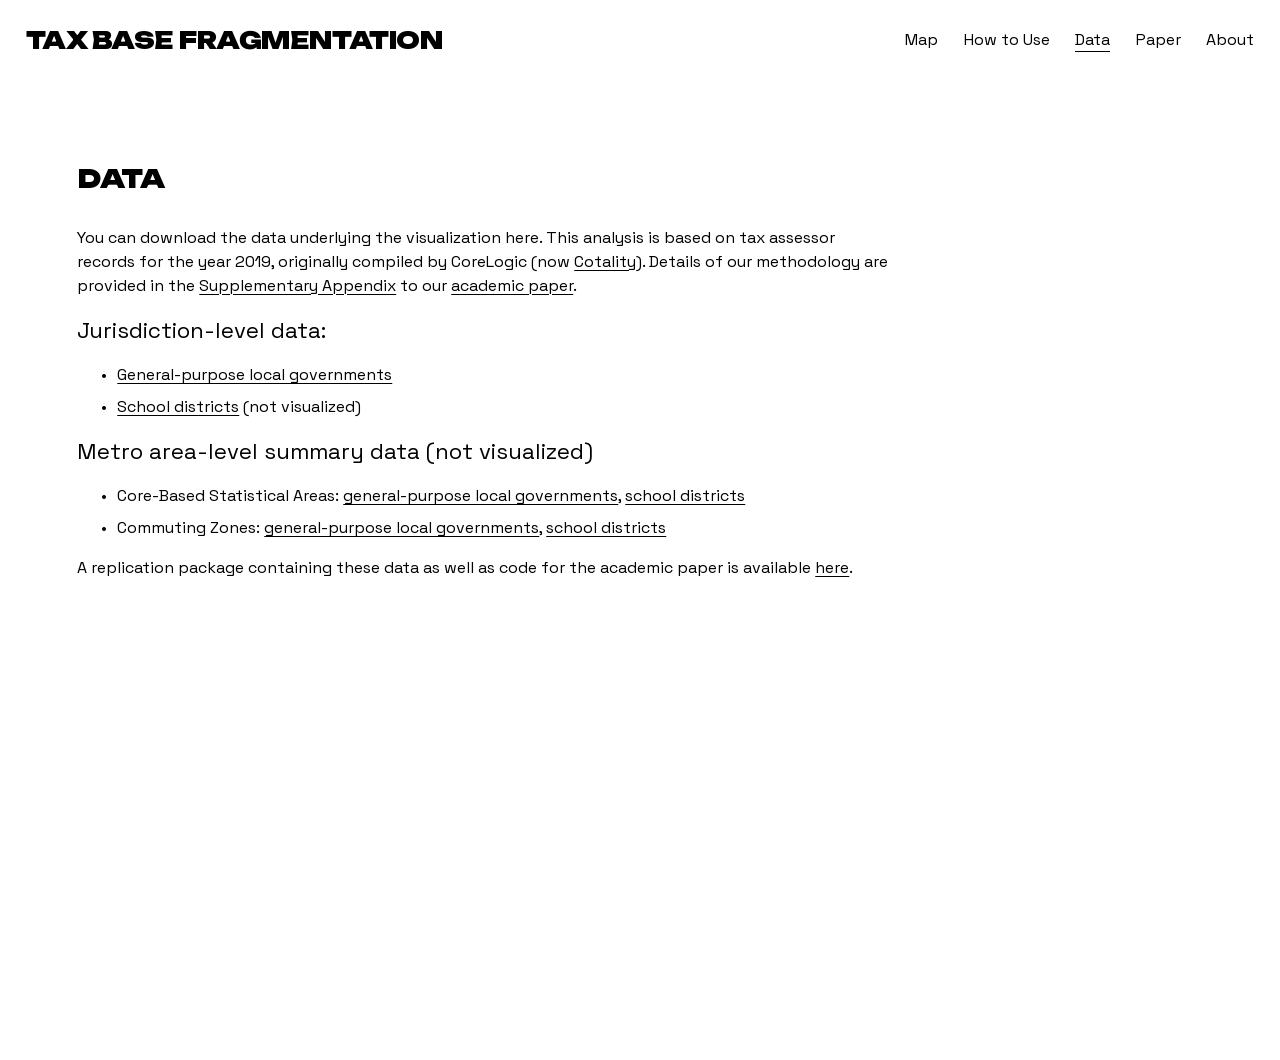
<file: data/index.html>
<!DOCTYPE html>

<html lang="en-US" xmlns:fb="http://www.facebook.com/2008/fbml" xmlns:og="http://opengraphprotocol.org/schema/">
<head>
<meta name="robots" content="noindex, nofollow"/>
<meta content="IE=edge,chrome=1" http-equiv="X-UA-Compatible"/>
<meta content="width=device-width, initial-scale=1" name="viewport"/>
<!-- This is Squarespace. --><!-- amethyst-dove-9jjz -->

<meta charset="utf-8"/>
<title>Data | Explore Tax Data Now — Tax Base Fragmentation</title>
<meta content="Sec-CH-UA-Platform-Version, Sec-CH-UA-Model" http-equiv="Accept-CH"/><link href="../assets/favicon.svg" rel="icon" type="image/svg+xml"/>
<link href="../assets/favicon.ico" rel="alternate icon" type="image/x-icon"/>
<link href="https://stone-cid.github.io/taxbasefragmentation/data/" rel="canonical"/>
<meta content="Tax Base Fragmentation" property="og:site_name"/>
<meta content="Data | Explore Tax Data Now — Tax Base Fragmentation" property="og:title"/>
<meta content="https://stone-cid.github.io/taxbasefragmentation/data/" property="og:url"/>
<meta content="website" property="og:type"/>
<meta content="Download tax base fragmentation data based on 2019 assessor records by jurisdiction and metro area." property="og:description"/>
<meta content="Data | Explore Tax Data Now — Tax Base Fragmentation" itemprop="name"/>
<meta content="https://stone-cid.github.io/taxbasefragmentation/data/" itemprop="url"/>
<meta content="Download tax base fragmentation data based on 2019 assessor records by jurisdiction and metro area." itemprop="description"/>
<meta content="Data | Explore Tax Data Now — Tax Base Fragmentation" name="twitter:title"/>
<meta content="https://stone-cid.github.io/taxbasefragmentation/data/" name="twitter:url"/>
<meta content="summary" name="twitter:card"/>
<meta content="Download tax base fragmentation data based on 2019 assessor records by jurisdiction and metro area." name="twitter:description"/>
<meta content="Download tax base fragmentation data based on 2019 assessor records by jurisdiction and metro area." name="description"/>


<style data-sqsp-font-ids="6a313c62528a5060a138f904,6a313b95691a2d058d1a1eab">
/* cyrillic-ext */
@font-face {
  font-family: 'Unbounded';
  font-style: normal;
  font-weight: 700;
  font-display: swap;
  src: url("../assets/3ed3e31f12f3-cyrillic-ext.woff2") format('woff2');
  unicode-range: U+0460-052F, U+1C80-1C8A, U+20B4, U+2DE0-2DFF, U+A640-A69F, U+FE2E-FE2F;
}
/* latin */
@font-face {
  font-family: 'Unbounded';
  font-style: normal;
  font-weight: 700;
  font-display: swap;
  src: url("../assets/b5d1bebf60ef-latin.woff2") format('woff2');
  unicode-range: U+0000-00FF, U+0131, U+0152-0153, U+02BB-02BC, U+02C6, U+02DA, U+02DC, U+0304, U+0308, U+0329, U+2000-206F, U+20AC, U+2122, U+2191, U+2193, U+2212, U+2215, U+FEFF, U+FFFD;
}
/* vietnamese */
@font-face {
  font-family: 'Unbounded';
  font-style: normal;
  font-weight: 700;
  font-display: swap;
  src: url("../assets/2c8fe2f7698b-vietnamese.woff2") format('woff2');
  unicode-range: U+0102-0103, U+0110-0111, U+0128-0129, U+0168-0169, U+01A0-01A1, U+01AF-01B0, U+0300-0301, U+0303-0304, U+0308-0309, U+0323, U+0329, U+1EA0-1EF9, U+20AB;
}
/* cyrillic */
@font-face {
  font-family: 'Unbounded';
  font-style: normal;
  font-weight: 700;
  font-display: swap;
  src: url("../assets/9793e3364943-cyrillic.woff2") format('woff2');
  unicode-range: U+0301, U+0400-045F, U+0490-0491, U+04B0-04B1, U+2116;
}
/* latin-ext */
@font-face {
  font-family: 'Unbounded';
  font-style: normal;
  font-weight: 700;
  font-display: swap;
  src: url("../assets/e9b8317764bc-latin-ext.woff2") format('woff2');
  unicode-range: U+0100-02BA, U+02BD-02C5, U+02C7-02CC, U+02CE-02D7, U+02DD-02FF, U+0304, U+0308, U+0329, U+1D00-1DBF, U+1E00-1E9F, U+1EF2-1EFF, U+2020, U+20A0-20AB, U+20AD-20C0, U+2113, U+2C60-2C7F, U+A720-A7FF;
}
/* latin */
@font-face {
  font-family: 'Space Grotesk';
  font-style: normal;
  font-weight: 400;
  font-display: swap;
  src: url("../assets/54933cad69f3-latin.woff2") format('woff2');
  unicode-range: U+0000-00FF, U+0131, U+0152-0153, U+02BB-02BC, U+02C6, U+02DA, U+02DC, U+0304, U+0308, U+0329, U+2000-206F, U+20AC, U+2122, U+2191, U+2193, U+2212, U+2215, U+FEFF, U+FFFD;
}
/* vietnamese */
@font-face {
  font-family: 'Space Grotesk';
  font-style: normal;
  font-weight: 400;
  font-display: swap;
  src: url("../assets/aa9b356af5e9-vietnamese.woff2") format('woff2');
  unicode-range: U+0102-0103, U+0110-0111, U+0128-0129, U+0168-0169, U+01A0-01A1, U+01AF-01B0, U+0300-0301, U+0303-0304, U+0308-0309, U+0323, U+0329, U+1EA0-1EF9, U+20AB;
}
/* latin-ext */
@font-face {
  font-family: 'Space Grotesk';
  font-style: normal;
  font-weight: 400;
  font-display: swap;
  src: url("../assets/12eeac743388-latin-ext.woff2") format('woff2');
  unicode-range: U+0100-02BA, U+02BD-02C5, U+02C7-02CC, U+02CE-02D7, U+02DD-02FF, U+0304, U+0308, U+0329, U+1D00-1DBF, U+1E00-1E9F, U+1EF2-1EFF, U+2020, U+20A0-20AB, U+20AD-20C0, U+2113, U+2C60-2C7F, U+A720-A7FF;
}
/* cyrillic-ext */
@font-face {
  font-family: 'Unbounded';
  font-style: normal;
  font-weight: 900;
  font-display: swap;
  src: url("../assets/4c0e98bda14e-cyrillic-ext.woff2") format('woff2');
  unicode-range: U+0460-052F, U+1C80-1C8A, U+20B4, U+2DE0-2DFF, U+A640-A69F, U+FE2E-FE2F;
}
/* vietnamese */
@font-face {
  font-family: 'Unbounded';
  font-style: normal;
  font-weight: 900;
  font-display: swap;
  src: url("../assets/5ce201f9880b-vietnamese.woff2") format('woff2');
  unicode-range: U+0102-0103, U+0110-0111, U+0128-0129, U+0168-0169, U+01A0-01A1, U+01AF-01B0, U+0300-0301, U+0303-0304, U+0308-0309, U+0323, U+0329, U+1EA0-1EF9, U+20AB;
}
/* cyrillic */
@font-face {
  font-family: 'Unbounded';
  font-style: normal;
  font-weight: 900;
  font-display: swap;
  src: url("../assets/06f0fb0c5967-cyrillic.woff2") format('woff2');
  unicode-range: U+0301, U+0400-045F, U+0490-0491, U+04B0-04B1, U+2116;
}
/* latin */
@font-face {
  font-family: 'Unbounded';
  font-style: normal;
  font-weight: 900;
  font-display: swap;
  src: url("../assets/e74bcba08b09-latin.woff2") format('woff2');
  unicode-range: U+0000-00FF, U+0131, U+0152-0153, U+02BB-02BC, U+02C6, U+02DA, U+02DC, U+0304, U+0308, U+0329, U+2000-206F, U+20AC, U+2122, U+2191, U+2193, U+2212, U+2215, U+FEFF, U+FFFD;
}
/* latin-ext */
@font-face {
  font-family: 'Unbounded';
  font-style: normal;
  font-weight: 900;
  font-display: swap;
  src: url("../assets/78b00075ef05-latin-ext.woff2") format('woff2');
  unicode-range: U+0100-02BA, U+02BD-02C5, U+02C7-02CC, U+02CE-02D7, U+02DD-02FF, U+0304, U+0308, U+0329, U+1D00-1DBF, U+1E00-1E9F, U+1EF2-1EFF, U+2020, U+20A0-20AB, U+20AD-20C0, U+2113, U+2C60-2C7F, U+A720-A7FF;
}
/* latin-ext */
@font-face {
  font-family: 'Space Grotesk';
  font-style: normal;
  font-weight: 700;
  font-display: swap;
  src: url("../assets/41c5c495af01-latin-ext.woff2") format('woff2');
  unicode-range: U+0100-02BA, U+02BD-02C5, U+02C7-02CC, U+02CE-02D7, U+02DD-02FF, U+0304, U+0308, U+0329, U+1D00-1DBF, U+1E00-1E9F, U+1EF2-1EFF, U+2020, U+20A0-20AB, U+20AD-20C0, U+2113, U+2C60-2C7F, U+A720-A7FF;
}
/* latin */
@font-face {
  font-family: 'Space Grotesk';
  font-style: normal;
  font-weight: 700;
  font-display: swap;
  src: url("../assets/f37486b7b4b9-latin.woff2") format('woff2');
  unicode-range: U+0000-00FF, U+0131, U+0152-0153, U+02BB-02BC, U+02C6, U+02DA, U+02DC, U+0304, U+0308, U+0329, U+2000-206F, U+20AC, U+2122, U+2191, U+2193, U+2212, U+2215, U+FEFF, U+FFFD;
}
/* vietnamese */
@font-face {
  font-family: 'Space Grotesk';
  font-style: normal;
  font-weight: 700;
  font-display: swap;
  src: url("../assets/f41167ead0aa-vietnamese.woff2") format('woff2');
  unicode-range: U+0102-0103, U+0110-0111, U+0128-0129, U+0168-0169, U+01A0-01A1, U+01AF-01B0, U+0300-0301, U+0303-0304, U+0308-0309, U+0323, U+0329, U+1EA0-1EF9, U+20AB;
}
</style>










<link href="../assets/516d8485f994-user-account-core-3ce4a177e88d8fa4-min.en-US.css" rel="stylesheet" type="text/css"/>
<link href="../assets/c9dbe9f9d3f1-website.components.html.styles.css" rel="stylesheet" type="text/css"/><link href="../assets/eaa953a3b078-site.css" rel="stylesheet" type="text/css"/><link href="../assets/9fd140d6d817-static.css" rel="stylesheet" type="text/css"/>
<!-- End of Squarespace Headers -->
<link href="../assets/static-site.css" rel="stylesheet"/></head>
<body class="primary-button-style-solid primary-button-shape-pill secondary-button-style-outline secondary-button-shape-pill tertiary-button-style-outline tertiary-button-shape-underline form-field-style-outline form-field-shape-pill form-field-border-all form-field-hover-focus-outline form-field-checkbox-type-icon form-field-checkbox-fill-outline form-field-checkbox-color-inverted form-field-checkbox-shape-rounded form-field-checkbox-layout-fit form-field-radio-type-icon form-field-radio-fill-outline form-field-radio-color-inverted form-field-radio-shape-rounded form-field-radio-layout-fit form-field-survey-fill-outline form-field-survey-color-inverted form-field-survey-shape-rounded form-submit-button-style-label tweak-global-animations-animation-type-none tweak-global-animations-animation-curve-ease image-block-poster-text-alignment-left image-block-card-content-position-center image-block-card-text-alignment-left image-block-overlap-content-position-center image-block-overlap-text-alignment-left image-block-collage-content-position-center image-block-collage-text-alignment-left image-block-stack-text-alignment-left tweak-blog-alternating-side-by-side-width-full tweak-blog-alternating-side-by-side-image-aspect-ratio-11-square tweak-blog-alternating-side-by-side-text-alignment-left tweak-blog-alternating-side-by-side-read-more-style-show tweak-blog-alternating-side-by-side-image-text-alignment-middle tweak-blog-alternating-side-by-side-delimiter-bullet tweak-blog-alternating-side-by-side-meta-position-top tweak-blog-alternating-side-by-side-primary-meta-categories tweak-blog-alternating-side-by-side-secondary-meta-date tweak-blog-alternating-side-by-side-excerpt-show form-use-theme-colors tweak-global-animations-complexity-level-detailed tweak-global-animations-animation-style-fade tweak-blog-masonry-width-full tweak-blog-masonry-text-alignment-left tweak-blog-masonry-primary-meta-categories tweak-blog-masonry-secondary-meta-date tweak-blog-masonry-meta-position-top tweak-blog-masonry-read-more-style-show tweak-blog-masonry-delimiter-space tweak-blog-masonry-image-placement-above tweak-blog-masonry-excerpt-show tweak-portfolio-grid-overlay-width-full tweak-portfolio-grid-overlay-height-large tweak-portfolio-grid-overlay-image-aspect-ratio-11-square tweak-portfolio-grid-overlay-text-placement-center tweak-portfolio-grid-overlay-show-text-after-hover tweak-blog-single-column-width-full tweak-blog-single-column-text-alignment-left tweak-blog-single-column-image-placement-above tweak-blog-single-column-delimiter-bullet tweak-blog-single-column-read-more-style-show tweak-blog-single-column-primary-meta-categories tweak-blog-single-column-secondary-meta-date tweak-blog-single-column-meta-position-top tweak-blog-single-column-content-full-post header-width-full tweak-transparent-header tweak-fixed-header-style-basic tweak-blog-item-width-medium tweak-blog-item-text-alignment-left tweak-blog-item-meta-position-above-title tweak-blog-item-show-categories tweak-blog-item-show-date tweak-blog-item-delimiter-bullet tweak-blog-side-by-side-width-full tweak-blog-side-by-side-image-placement-left tweak-blog-side-by-side-image-aspect-ratio-11-square tweak-blog-side-by-side-primary-meta-categories tweak-blog-side-by-side-secondary-meta-date tweak-blog-side-by-side-meta-position-top tweak-blog-side-by-side-text-alignment-left tweak-blog-side-by-side-image-text-alignment-middle tweak-blog-side-by-side-read-more-style-show tweak-blog-side-by-side-delimiter-bullet tweak-blog-side-by-side-excerpt-show tweak-events-stacked-width-full tweak-events-stacked-height-large tweak-events-stacked-show-thumbnails tweak-events-stacked-thumbnail-size-32-standard tweak-events-stacked-date-style-with-text tweak-events-stacked-show-time tweak-events-stacked-show-location tweak-events-stacked-show-excerpt tweak-blog-basic-grid-width-inset tweak-blog-basic-grid-image-aspect-ratio-32-standard tweak-blog-basic-grid-text-alignment-center tweak-blog-basic-grid-delimiter-bullet tweak-blog-basic-grid-image-placement-above tweak-blog-basic-grid-read-more-style-show tweak-blog-basic-grid-primary-meta-categories tweak-blog-basic-grid-secondary-meta-date tweak-blog-basic-grid-excerpt-show tweak-portfolio-grid-basic-width-full tweak-portfolio-grid-basic-height-large tweak-portfolio-grid-basic-image-aspect-ratio-11-square tweak-portfolio-grid-basic-text-alignment-left tweak-portfolio-grid-basic-hover-effect-fade header-overlay-alignment-center tweak-portfolio-index-background-link-format-stacked tweak-portfolio-index-background-width-full tweak-portfolio-index-background-height-large tweak-portfolio-index-background-vertical-alignment-middle tweak-portfolio-index-background-horizontal-alignment-center tweak-portfolio-index-background-delimiter-none tweak-portfolio-index-background-animation-type-fade tweak-portfolio-index-background-animation-duration-medium tweak-portfolio-hover-follow-layout-inline tweak-portfolio-hover-follow-delimiter-bullet tweak-portfolio-hover-follow-animation-type-fade tweak-portfolio-hover-follow-animation-duration-fast tweak-portfolio-hover-static-layout-inline tweak-portfolio-hover-static-front tweak-portfolio-hover-static-delimiter-hyphen tweak-portfolio-hover-static-animation-type-fade tweak-portfolio-hover-static-animation-duration-fast hide-opentable-icons opentable-style-dark tweak-product-quick-view-button-style-floating tweak-product-quick-view-button-position-bottom tweak-product-quick-view-lightbox-excerpt-display-truncate tweak-product-quick-view-lightbox-show-arrows tweak-product-quick-view-lightbox-show-close-button tweak-product-quick-view-lightbox-controls-weight-light native-currency-code-usd collection-6880f8248e50551cd5db55bc collection-type-page collection-layout-default mobile-style-available sqs-seven-one" id="collection-6880f8248e50551cd5db55bc" tabindex="-1">
<div class="clearfix site-wrapper" id="siteWrapper">
<div class="floating-cart hidden" id="floatingCart">
<a class="icon icon--stroke icon--fill icon--cart sqs-custom-cart" href="https://www.taxbasefragmentation.net/cart">
<span class="Cart-inner">
<svg class="icon icon--cart" height="125" viewbox="0 0 144 125" width="144">
<path d="M4.69551 0.000432948C2.10179 0.000432948 0 2.09856 0 4.68769C0 7.27686 2.10183 9.37496 4.69551 9.37496H23.43C31.2022 28.5892 38.8567 47.8378 46.5654 67.089L39.4737 84.129C38.8799 85.5493 39.0464 87.2634 39.905 88.5418C40.7622 89.8216 42.2856 90.6283 43.8271 90.6232H122.088C124.568 90.658 126.85 88.4129 126.85 85.9359C126.85 83.4589 124.569 81.214 122.088 81.2487H50.8702L54.9305 71.5802L130.306 65.5745C132.279 65.4199 134.064 63.8849 134.512 61.9608L143.903 21.337C144.518 18.6009 142.114 15.6147 139.306 15.624H36.0522L30.9654 2.92939C30.2682 1.21146 28.4698 0 26.612 0L4.69551 0.000432948ZM39.8152 24.9999H133.385L126.097 56.5426L54.7339 62.2067L39.8152 24.9999ZM59.4777 93.75C50.8885 93.75 43.8252 100.801 43.8252 109.375C43.8252 117.949 50.8885 125 59.4777 125C68.0669 125 75.1301 117.949 75.1301 109.375C75.1301 100.801 68.0669 93.75 59.4777 93.75ZM106.433 93.75C97.8436 93.75 90.7803 100.801 90.7803 109.375C90.7803 117.949 97.8436 125 106.433 125C115.022 125 122.085 117.949 122.085 109.375C122.085 100.801 115.022 93.75 106.433 93.75ZM59.4777 103.125C62.9906 103.125 65.7378 105.867 65.7378 109.374C65.7378 112.88 62.9905 115.623 59.4777 115.623C55.9647 115.623 53.2175 112.88 53.2175 109.374C53.2175 105.867 55.9649 103.125 59.4777 103.125ZM106.433 103.125C109.946 103.125 112.693 105.867 112.693 109.374C112.693 112.88 109.946 115.623 106.433 115.623C102.92 115.623 100.173 112.88 100.173 109.374C100.173 105.867 102.92 103.125 106.433 103.125Z"></path>
</svg>
<div class="legacy-cart icon-cart-quantity">
<span class="sqs-cart-quantity">0</span>
</div>
</span>
</a>
</div>
<header class="header theme-col--primary" data-current-styles='{
                                    "layout": "navRight",
                                    "action": {
                                      "href": "/appointments",
                                      "buttonText": "Book now",
                                      "newWindow": false
                                    },
                                    "showSocial": false,
                                    "socialOptions": {
                                      "socialBorderShape": "none",
                                      "socialBorderStyle": "outline",
                                      "socialBorderThickness": {
                                        "unit": "px",
                                        "value": 1.0
                                      }
                                    },
                                    "menuOverlayAnimation": "fade",
                                    "cartStyle": "text",
                                    "cartText": "Cart",
                                    "showEmptyCartState": false,
                                    "cartOptions": {
                                      "iconType": "stroke-9",
                                      "cartBorderShape": "none",
                                      "cartBorderStyle": "outline",
                                      "cartBorderThickness": {
                                        "unit": "px",
                                        "value": 1.0
                                      }
                                    },
                                    "showButton": false,
                                    "showCart": false,
                                    "showAccountLogin": false,
                                    "headerStyle": "dynamic",
                                    "languagePicker": {
                                      "enabled": false,
                                      "iconEnabled": false,
                                      "iconType": "globe",
                                      "flagShape": "shiny",
                                      "languageFlags": [ ]
                                    },
                                    "iconOptions": {
                                      "desktopDropdownIconOptions": {
                                        "size": {
                                          "unit": "em",
                                          "value": 1.0
                                        },
                                        "iconSpacing": {
                                          "unit": "em",
                                          "value": 0.35
                                        },
                                        "strokeWidth": {
                                          "unit": "px",
                                          "value": 1.0
                                        },
                                        "endcapType": "square",
                                        "folderDropdownIcon": "none",
                                        "languagePickerIcon": "openArrowHead"
                                      },
                                      "mobileDropdownIconOptions": {
                                        "size": {
                                          "unit": "em",
                                          "value": 1.0
                                        },
                                        "iconSpacing": {
                                          "unit": "em",
                                          "value": 0.15
                                        },
                                        "strokeWidth": {
                                          "unit": "px",
                                          "value": 0.5
                                        },
                                        "endcapType": "square",
                                        "folderDropdownIcon": "openArrowHead",
                                        "languagePickerIcon": "openArrowHead"
                                      }
                                    },
                                    "mobileOptions": {
                                      "layout": "logoLeftNavRight",
                                      "menuIconOptions": {
                                        "style": "doubleLineHamburger",
                                        "thickness": {
                                          "unit": "px",
                                          "value": 1.0
                                        }
                                      }
                                    },
                                    "solidOptions": {
                                      "headerOpacity": {
                                        "unit": "%",
                                        "value": 100.0
                                      },
                                      "blurBackground": {
                                        "enabled": false,
                                        "blurRadius": {
                                          "unit": "px",
                                          "value": 12.0
                                        }
                                      }
                                    },
                                    "gradientOptions": {
                                      "gradientType": "faded",
                                      "headerOpacity": {
                                        "unit": "%",
                                        "value": 90.0
                                      },
                                      "blurBackground": {
                                        "enabled": false,
                                        "blurRadius": {
                                          "unit": "px",
                                          "value": 12.0
                                        }
                                      }
                                    },
                                    "dropShadowOptions": {
                                      "enabled": false,
                                      "blur": {
                                        "unit": "px",
                                        "value": 12.0
                                      },
                                      "spread": {
                                        "unit": "px",
                                        "value": 0.0
                                      },
                                      "distance": {
                                        "unit": "px",
                                        "value": 12.0
                                      }
                                    },
                                    "borderOptions": {
                                      "enabled": false,
                                      "position": "allSides",
                                      "thickness": {
                                        "unit": "px",
                                        "value": 4.0
                                      }
                                    },
                                    "showPromotedElement": false,
                                    "buttonVariant": "primary",
                                    "blurBackground": {
                                      "enabled": false,
                                      "blurRadius": {
                                        "unit": "px",
                                        "value": 12.0
                                      }
                                    },
                                    "headerOpacity": {
                                      "unit": "%",
                                      "value": 100.0
                                    }
                                  }' data-first-focusable-element="" data-header-style="dynamic" data-language-picker='{
                                    "enabled": false,
                                    "iconEnabled": false,
                                    "iconType": "globe",
                                    "flagShape": "shiny",
                                    "languageFlags": [ ]
                                  }' data-section-id="header" data-section-theme="" data-test="header" id="header" style="
      
      
      
      
      
      
    " tabindex="-1">
<svg style="display:none" viewbox="0 0 22 22" xmlns="http://www.w3.org/2000/svg">
<symbol id="circle">
<path d="M11.5 17C14.5376 17 17 14.5376 17 11.5C17 8.46243 14.5376 6 11.5 6C8.46243 6 6 8.46243 6 11.5C6 14.5376 8.46243 17 11.5 17Z" fill="none"></path>
</symbol>
<symbol id="circleFilled">
<path d="M11.5 17C14.5376 17 17 14.5376 17 11.5C17 8.46243 14.5376 6 11.5 6C8.46243 6 6 8.46243 6 11.5C6 14.5376 8.46243 17 11.5 17Z"></path>
</symbol>
<symbol id="dash">
<path d="M11 11H19H3"></path>
</symbol>
<symbol id="squareFilled">
<rect height="11" width="11" x="6" y="6"></rect>
</symbol>
<symbol id="square">
<rect fill="none" height="9" stroke="inherit" width="9" x="7" y="7"></rect>
</symbol>
<symbol id="plus">
<path d="M11 3V19"></path>
<path d="M19 11L3 11"></path>
</symbol>
<symbol id="closedArrow">
<path d="M11 11V2M11 18.1797L17 11.1477L5 11.1477L11 18.1797Z" fill="none"></path>
</symbol>
<symbol id="closedArrowFilled">
<path d="M11 11L11 2" fill="none" stroke="inherit"></path>
<path clip-rule="evenodd" d="M2.74695 9.38428L19.038 9.38428L10.8925 19.0846L2.74695 9.38428Z" fill-rule="evenodd" stroke-width="1"></path>
</symbol>
<symbol id="closedArrowHead" viewbox="0 0 22 22" xmlns="http://www.w3.org/2000/symbol">
<path d="M18 7L11 15L4 7L18 7Z" fill="none" stroke="inherit"></path>
</symbol>
<symbol id="closedArrowHeadFilled" viewbox="0 0 22 22" xmlns="http://www.w3.org/2000/symbol">
<path d="M18.875 6.5L11 15.5L3.125 6.5L18.875 6.5Z"></path>
</symbol>
<symbol id="openArrow">
<path d="M11 18.3591L11 3" fill="none" stroke="inherit"></path>
<path d="M18 11.5L11 18.5L4 11.5" fill="none" stroke="inherit"></path>
</symbol>
<symbol id="openArrowHead">
<path d="M18 7L11 14L4 7" fill="none"></path>
</symbol>
<symbol id="pinchedArrow">
<path d="M11 17.3591L11 2" fill="none"></path>
<path d="M2 11C5.85455 12.2308 8.81818 14.9038 11 18C13.1818 14.8269 16.1455 12.1538 20 11" fill="none"></path>
</symbol>
<symbol id="pinchedArrowFilled">
<path d="M11.05 10.4894C7.04096 8.73759 1.05005 8 1.05005 8C6.20459 11.3191 9.41368 14.1773 11.05 21C12.6864 14.0851 15.8955 11.227 21.05 8C21.05 8 15.0591 8.73759 11.05 10.4894Z" stroke-width="1"></path>
<path d="M11 11L11 1" fill="none"></path>
</symbol>
<symbol id="pinchedArrowHead">
<path d="M2 7.24091C5.85455 8.40454 8.81818 10.9318 11 13.8591C13.1818 10.8591 16.1455 8.33181 20 7.24091" fill="none"></path>
</symbol>
<symbol id="pinchedArrowHeadFilled">
<path d="M11.05 7.1591C7.04096 5.60456 1.05005 4.95001 1.05005 4.95001C6.20459 7.89547 9.41368 10.4318 11.05 16.4864C12.6864 10.35 15.8955 7.81365 21.05 4.95001C21.05 4.95001 15.0591 5.60456 11.05 7.1591Z"></path>
</symbol>
</svg>
<div class="sqs-announcement-bar-dropzone"></div>
<div class="header-announcement-bar-wrapper">
<a class="header-skip-link sqs-button-element--primary" href="#page">
        Skip to Content
      </a>
<style>
    @supports (-webkit-backdrop-filter: none) or (backdrop-filter: none) {
        .header-blur-background {
            
            
        }
    }
</style>
<div class="header-border" data-header-border="false" data-header-style="dynamic" data-test="header-border" style="




"></div>
<div class="header-dropshadow" data-header-dropshadow="false" data-header-style="dynamic" data-test="header-dropshadow" style=""></div>
<div class="header-inner container--fluid header-mobile-layout-logo-left-nav-right header-layout-nav-right" data-test="header-inner">
<!-- Background -->
<div class="header-background theme-bg--primary"></div>
<div class="header-display-desktop" data-content-field="site-title">
<!-- Social -->
<!-- Title and nav wrapper -->
<div class="header-title-nav-wrapper">
<!-- Title -->
<div class="header-title" data-animation-role="header-element">
<div class="header-title-text">
<a data-animation-role="header-element" href="../" id="site-title">Tax Base Fragmentation</a>
</div>
</div>
<!-- Nav -->
<div class="header-nav">
<div class="header-nav-wrapper">
<nav class="header-nav-list">
<div class="header-nav-item header-nav-item--collection header-nav-item--homepage">
<a data-animation-role="header-element" href="../">
        Map
      </a>
</div>
<div class="header-nav-item header-nav-item--collection">
<a data-animation-role="header-element" href="../how-to-use/">
        How to Use
      </a>
</div>
<div class="header-nav-item header-nav-item--collection header-nav-item--active">
<a aria-current="page" data-animation-role="header-element" href="../data/">
        Data
      </a>
</div>
<div class="header-nav-item header-nav-item--external">
<a data-animation-role="header-element" href="https://academic.oup.com/ser/advance-article/doi/10.1093/ser/mwaf055/8286993" rel="noopener noreferrer" target="_blank">Paper</a>
</div>
<div class="header-nav-item header-nav-item--collection">
<a data-animation-role="header-element" href="../about/">
        About
      </a>
</div>
</nav>
</div>
</div>
</div>
<!-- Actions -->
<div class="header-actions header-actions--right">
<div class="showOnMobile">
</div>
<div class="showOnDesktop">
</div>
</div>
<style>
  .top-bun, 
  .patty, 
  .bottom-bun {
    height: 1px;
  }
</style>
<!-- Burger -->
<div class="header-burger menu-overlay-does-not-have-visible-non-navigation-items no-actions" data-animation-role="header-element">
<button class="header-burger-btn burger" data-test="header-burger">
<span class="js-header-burger-open-title visually-hidden" hidden="">Open Menu</span>
<span class="js-header-burger-close-title visually-hidden" hidden="">Close Menu</span>
<div class="burger-box">
<div class="burger-inner header-menu-icon-doubleLineHamburger">
<div class="top-bun"></div>
<div class="patty"></div>
<div class="bottom-bun"></div>
</div>
</div>
</button>
</div>
</div>
<div class="header-display-mobile" data-content-field="site-title">
<!-- Social -->
<!-- Title and nav wrapper -->
<div class="header-title-nav-wrapper">
<!-- Title -->
<div class="header-title" data-animation-role="header-element">
<div class="header-title-text">
<a data-animation-role="header-element" href="../" id="site-title">Tax Base Fragmentation</a>
</div>
</div>
<!-- Nav -->
<div class="header-nav">
<div class="header-nav-wrapper">
<nav class="header-nav-list">
<div class="header-nav-item header-nav-item--collection header-nav-item--homepage">
<a data-animation-role="header-element" href="../">
        Map
      </a>
</div>
<div class="header-nav-item header-nav-item--collection">
<a data-animation-role="header-element" href="../how-to-use/">
        How to Use
      </a>
</div>
<div class="header-nav-item header-nav-item--collection header-nav-item--active">
<a aria-current="page" data-animation-role="header-element" href="../data/">
        Data
      </a>
</div>
<div class="header-nav-item header-nav-item--external">
<a data-animation-role="header-element" href="https://academic.oup.com/ser/advance-article/doi/10.1093/ser/mwaf055/8286993" rel="noopener noreferrer" target="_blank">Paper</a>
</div>
<div class="header-nav-item header-nav-item--collection">
<a data-animation-role="header-element" href="../about/">
        About
      </a>
</div>
</nav>
</div>
</div>
</div>
<!-- Actions -->
<div class="header-actions header-actions--right">
<div class="showOnMobile">
</div>
<div class="showOnDesktop">
</div>
</div>
<style>
  .top-bun, 
  .patty, 
  .bottom-bun {
    height: 1px;
  }
</style>
<!-- Burger -->
<div class="header-burger menu-overlay-does-not-have-visible-non-navigation-items no-actions" data-animation-role="header-element">
<button class="header-burger-btn burger" data-test="header-burger">
<span class="js-header-burger-open-title visually-hidden" hidden="">Open Menu</span>
<span class="js-header-burger-close-title visually-hidden" hidden="">Close Menu</span>
<div class="burger-box">
<div class="burger-inner header-menu-icon-doubleLineHamburger">
<div class="top-bun"></div>
<div class="patty"></div>
<div class="bottom-bun"></div>
</div>
</div>
</button>
</div>
</div>
</div>
</div>
<!-- (Mobile) Menu Navigation -->
<div class="header-menu header-menu--folder-list" data-current-styles='{
                                    "layout": "navRight",
                                    "action": {
                                      "href": "/appointments",
                                      "buttonText": "Book now",
                                      "newWindow": false
                                    },
                                    "showSocial": false,
                                    "socialOptions": {
                                      "socialBorderShape": "none",
                                      "socialBorderStyle": "outline",
                                      "socialBorderThickness": {
                                        "unit": "px",
                                        "value": 1.0
                                      }
                                    },
                                    "menuOverlayAnimation": "fade",
                                    "cartStyle": "text",
                                    "cartText": "Cart",
                                    "showEmptyCartState": false,
                                    "cartOptions": {
                                      "iconType": "stroke-9",
                                      "cartBorderShape": "none",
                                      "cartBorderStyle": "outline",
                                      "cartBorderThickness": {
                                        "unit": "px",
                                        "value": 1.0
                                      }
                                    },
                                    "showButton": false,
                                    "showCart": false,
                                    "showAccountLogin": false,
                                    "headerStyle": "dynamic",
                                    "languagePicker": {
                                      "enabled": false,
                                      "iconEnabled": false,
                                      "iconType": "globe",
                                      "flagShape": "shiny",
                                      "languageFlags": [ ]
                                    },
                                    "iconOptions": {
                                      "desktopDropdownIconOptions": {
                                        "size": {
                                          "unit": "em",
                                          "value": 1.0
                                        },
                                        "iconSpacing": {
                                          "unit": "em",
                                          "value": 0.35
                                        },
                                        "strokeWidth": {
                                          "unit": "px",
                                          "value": 1.0
                                        },
                                        "endcapType": "square",
                                        "folderDropdownIcon": "none",
                                        "languagePickerIcon": "openArrowHead"
                                      },
                                      "mobileDropdownIconOptions": {
                                        "size": {
                                          "unit": "em",
                                          "value": 1.0
                                        },
                                        "iconSpacing": {
                                          "unit": "em",
                                          "value": 0.15
                                        },
                                        "strokeWidth": {
                                          "unit": "px",
                                          "value": 0.5
                                        },
                                        "endcapType": "square",
                                        "folderDropdownIcon": "openArrowHead",
                                        "languagePickerIcon": "openArrowHead"
                                      }
                                    },
                                    "mobileOptions": {
                                      "layout": "logoLeftNavRight",
                                      "menuIconOptions": {
                                        "style": "doubleLineHamburger",
                                        "thickness": {
                                          "unit": "px",
                                          "value": 1.0
                                        }
                                      }
                                    },
                                    "solidOptions": {
                                      "headerOpacity": {
                                        "unit": "%",
                                        "value": 100.0
                                      },
                                      "blurBackground": {
                                        "enabled": false,
                                        "blurRadius": {
                                          "unit": "px",
                                          "value": 12.0
                                        }
                                      }
                                    },
                                    "gradientOptions": {
                                      "gradientType": "faded",
                                      "headerOpacity": {
                                        "unit": "%",
                                        "value": 90.0
                                      },
                                      "blurBackground": {
                                        "enabled": false,
                                        "blurRadius": {
                                          "unit": "px",
                                          "value": 12.0
                                        }
                                      }
                                    },
                                    "dropShadowOptions": {
                                      "enabled": false,
                                      "blur": {
                                        "unit": "px",
                                        "value": 12.0
                                      },
                                      "spread": {
                                        "unit": "px",
                                        "value": 0.0
                                      },
                                      "distance": {
                                        "unit": "px",
                                        "value": 12.0
                                      }
                                    },
                                    "borderOptions": {
                                      "enabled": false,
                                      "position": "allSides",
                                      "thickness": {
                                        "unit": "px",
                                        "value": 4.0
                                      }
                                    },
                                    "showPromotedElement": false,
                                    "buttonVariant": "primary",
                                    "blurBackground": {
                                      "enabled": false,
                                      "blurRadius": {
                                        "unit": "px",
                                        "value": 12.0
                                      }
                                    },
                                    "headerOpacity": {
                                      "unit": "%",
                                      "value": 100.0
                                    }
                                  }' data-section-id="overlay-nav" data-section-theme="" data-show-account-login="false" data-test="header-menu">
<div class="header-menu-bg theme-bg--primary"></div>
<div class="header-menu-nav">
<nav class="header-menu-nav-list">
<div class="header-menu-nav-folder" data-folder="root">
<div class="header-menu-nav-folder-content">
<!-- Menu Navigation -->
<div class="header-menu-nav-wrapper">
<div class="container header-menu-nav-item header-menu-nav-item--collection header-menu-nav-item--homepage">
<a href="../">
<div class="header-menu-nav-item-content">
                  Map
                </div>
</a>
</div>
<div class="container header-menu-nav-item header-menu-nav-item--collection">
<a href="../how-to-use/">
<div class="header-menu-nav-item-content">
                  How to Use
                </div>
</a>
</div>
<div class="container header-menu-nav-item header-menu-nav-item--collection header-menu-nav-item--active">
<a aria-current="page" href="../data/">
<div class="header-menu-nav-item-content">
                  Data
                </div>
</a>
</div>
<div class="container header-menu-nav-item header-menu-nav-item--external">
<a href="https://academic.oup.com/ser/advance-article/doi/10.1093/ser/mwaf055/8286993" rel="noopener noreferrer" target="_blank">Paper</a>
</div>
<div class="container header-menu-nav-item header-menu-nav-item--collection">
<a href="../about/">
<div class="header-menu-nav-item-content">
                  About
                </div>
</a>
</div>
</div>
</div>
</div>
</nav>
</div>
</div>

</header>
<main class="container" id="page" role="main">
<article class="page-regions" data-collection-id="6880f8248e50551cd5db55bc" data-item-id="" data-regions-source="collection" id="page-regions">
<section class="region" data-region-id="c1577fb655be051d59e50ad3" data-region-source="collection">
<section class="page-section full-bleed-section layout-engine-section background-width--full-bleed section-height--medium content-width--wide horizontal-alignment--center vertical-alignment--middle" data-animation="none" data-current-context='{
                                    "video": null,
                                    "backgroundImageId": null,
                                    "backgroundMediaEffect": null,
                                    "divider": null,
                                    "typeName": "page"
                                  }' data-current-styles='{
                                    "imageOverlayOpacity": 0.15,
                                    "backgroundWidth": "background-width--full-bleed",
                                    "sectionHeight": "section-height--medium",
                                    "customSectionHeight": 10,
                                    "horizontalAlignment": "horizontal-alignment--center",
                                    "verticalAlignment": "vertical-alignment--middle",
                                    "contentWidth": "content-width--wide",
                                    "customContentWidth": 50,
                                    "sectionTheme": "",
                                    "sectionAnimation": "none",
                                    "backgroundMode": "image"
                                  }' data-fluid-engine-section="" data-section-id="6880f849df26e82c14567d0a" data-section-theme="" data-sqsp-section="fluid-engine" data-test="page-section">
<div class="section-border">
<div class="section-background">
</div>
</div>
<div class="content-wrapper" style="
      
        
      
    ">
<div class="content">
<div data-fluid-engine="true"><style>

.fe-6880f84921764f694375de8c {
  --grid-gutter: calc(var(--sqs-mobile-site-gutter, 6vw) - 11.0px);
  --cell-max-width: calc( ( var(--sqs-site-max-width, 1500px) - (11.0px * (8 - 1)) ) / 8 );

  display: grid;
  position: relative;
  grid-area: 1/1/-1/-1;
  grid-template-rows: repeat(3,minmax(24px, auto));
  grid-template-columns:
    minmax(var(--grid-gutter), 1fr)
    repeat(8, minmax(0, var(--cell-max-width)))
    minmax(var(--grid-gutter), 1fr);
  row-gap: 11.0px;
  column-gap: 11.0px;
  overflow-x: hidden;
  overflow-x: clip;
}

@media (min-width: 768px) {
  .background-width--inset .fe-6880f84921764f694375de8c {
    --inset-padding: calc(var(--sqs-site-gutter) * 2);
  }

  .fe-6880f84921764f694375de8c {
    --grid-gutter: calc(var(--sqs-site-gutter, 4vw) - 11.0px);
    --cell-max-width: calc( ( var(--sqs-site-max-width, 1500px) - (11.0px * (24 - 1)) ) / 24 );
    --inset-padding: 0vw;

    --row-height-scaling-factor: 0.0215;
    --container-width: min(var(--sqs-site-max-width, 1500px), calc(100vw - var(--sqs-site-gutter, 4vw) * 2 - var(--inset-padding) ));

    grid-template-rows: repeat(22,minmax(calc(var(--container-width) * var(--row-height-scaling-factor)), auto));
    grid-template-columns:
      minmax(var(--grid-gutter), 1fr)
      repeat(24, minmax(0, var(--cell-max-width)))
      minmax(var(--grid-gutter), 1fr);
  }
}


  .fe-block-yui_3_17_2_1_1753281762230_1906 {
    grid-area: 2/2/3/10;
    z-index: 1;

    @media (max-width: 767px) {
      
        
      
      
    }
  }

  .fe-block-yui_3_17_2_1_1753281762230_1906 .sqs-block {
    justify-content: flex-start;
  }

  .fe-block-yui_3_17_2_1_1753281762230_1906 .sqs-block-alignment-wrapper {
    align-items: flex-start;
  }

  @media (min-width: 768px) {
    .fe-block-yui_3_17_2_1_1753281762230_1906 {
      grid-area: 1/3/15/19;
      z-index: 1;

      
        
      

      
    }

    .fe-block-yui_3_17_2_1_1753281762230_1906 .sqs-block {
      justify-content: flex-start;
    }

    .fe-block-yui_3_17_2_1_1753281762230_1906 .sqs-block-alignment-wrapper {
      align-items: flex-start;
    }
  }

</style><div class="fluid-engine fe-6880f84921764f694375de8c"><div class="fe-block fe-block-yui_3_17_2_1_1753281762230_1906"><div class="sqs-block website-component-block sqs-block-website-component sqs-block-html html-block" data-block-type="1337" data-definition-name="website.components.html" data-sqsp-block="text" data-website-component-id="yui_3_17_2_1_1753281762230_1906" id="block-yui_3_17_2_1_1753281762230_1906"><div class="sqs-block-content"><div class="sqs-text-block-container">
<div class="sqs-html-content" data-sqsp-text-block-content=""><h4 style="white-space:pre-wrap;">Data</h4><p class="" style="white-space:pre-wrap;">You can download the data underlying the visualization here. This analysis is based on tax assessor records for the year 2019, originally compiled by CoreLogic (now <a href="https://www.cotality.com/" rel="noopener noreferrer" target="_blank">Cotality</a>). Details of our methodology are provided in the <a href="https://academic.oup.com/ser/advance-article/doi/10.1093/ser/mwaf055/8286993#supplementary-data" rel="noopener noreferrer" target="_blank">Supplementary Appendix</a> to our <a href="https://academic.oup.com/ser/advance-article/doi/10.1093/ser/mwaf055/8286993" rel="noopener noreferrer" target="_blank">academic paper</a>.</p><p class="sqsrte-large" style="white-space:pre-wrap;">Jurisdiction-level data:</p><ul data-rte-list="default"><li><p class="" style="white-space:pre-wrap;"><a download="" href="../s/jurisdiction_data_cbsa_gen_purpose_govts.csv" rel="noopener noreferrer" target="_blank">General-purpose local governments</a> </p></li><li><p class="" style="white-space:pre-wrap;"><a download="" href="../s/jurisdiction_data_cbsa_school_districts.csv" rel="noopener noreferrer" target="_blank">School districts</a> (not visualized)</p></li></ul><p class="sqsrte-large" style="white-space:pre-wrap;">Metro area-level summary data (not visualized)</p><ul data-rte-list="default"><li><p class="" style="white-space:pre-wrap;">Core-Based Statistical Areas: <a download="" href="../s/metro_data_cbsa_gen_purpose_govts.csv" rel="noopener noreferrer" target="_blank">general-purpose local governments</a>, <a download="" href="../s/metro_data_cbsa_school_districts.csv" rel="noopener noreferrer" target="_blank">school districts</a></p></li><li><p class="" style="white-space:pre-wrap;">Commuting Zones: <a download="" href="../s/metro_data_cz_gen_purpose_govts.csv" rel="noopener noreferrer" target="_blank">general-purpose local governments</a>, <a download="" href="../s/metro_data_cz_school_districts.csv" rel="noopener noreferrer" target="_blank">school districts</a> </p></li></ul><p class="" style="white-space:pre-wrap;">A replication package containing these data as well as code for the academic paper is available <a href="https://robertmanduca.com/publications/" rel="noopener noreferrer" target="_blank">here</a>.</p></div>
<style id="container-styles">#block-yui_3_17_2_1_1753281762230_1906 {
    
    --stroke-style: none;--stroke-thickness: 0px;
    
      
      
      
    



  }

  #block-yui_3_17_2_1_1753281762230_1906 .sqs-html-content {
    
    --tweak-text-block-padding: 3% 3% 3% 3%;
  --tweak-text-block-padding: initial;
}

  .fe-block-yui_3_17_2_1_1753281762230_1906 {
      mix-blend-mode: var(--tweak-text-block-blend
  );
      border-radius: var(--tweak-text-block-radius);
  }

  
  
.fe-block-yui_3_17_2_1_1753281762230_1906 {
      --tweak-text-block-radius: 0px 0px 0px 0px;
    }


  
  .fe-block-yui_3_17_2_1_1753281762230_1906 {
      --tweak-text-block-blend
  : normal;
    }
  

  .fe-block-yui_3_17_2_1_1753281762230_1906 {
    --blur-value: blur(0px);}

</style>
<style id="override-container-styles">
    @media screen and (max-width: 767px) {
          
            

#block-yui_3_17_2_1_1753281762230_1906 {
            
            }
        }
    
  
    @media screen and (max-width: 767px) {
          #block-yui_3_17_2_1_1753281762230_1906 .sqs-html-content {
            
            }
        }
    
  @media screen and (max-width: 767px) {
          
          

          
          
          
        }</style>
<style class="transform-overrides-vars">
</style>
</div>
</div></div></div></div></div>
</div>
</div>
</section>
</section>
</article>
</main>
<footer class="sections" data-footer-sections="" id="footer-sections">
</footer>
</div>

<script defer="True" src="../assets/static-site.js"></script></body>
</html>
</file>
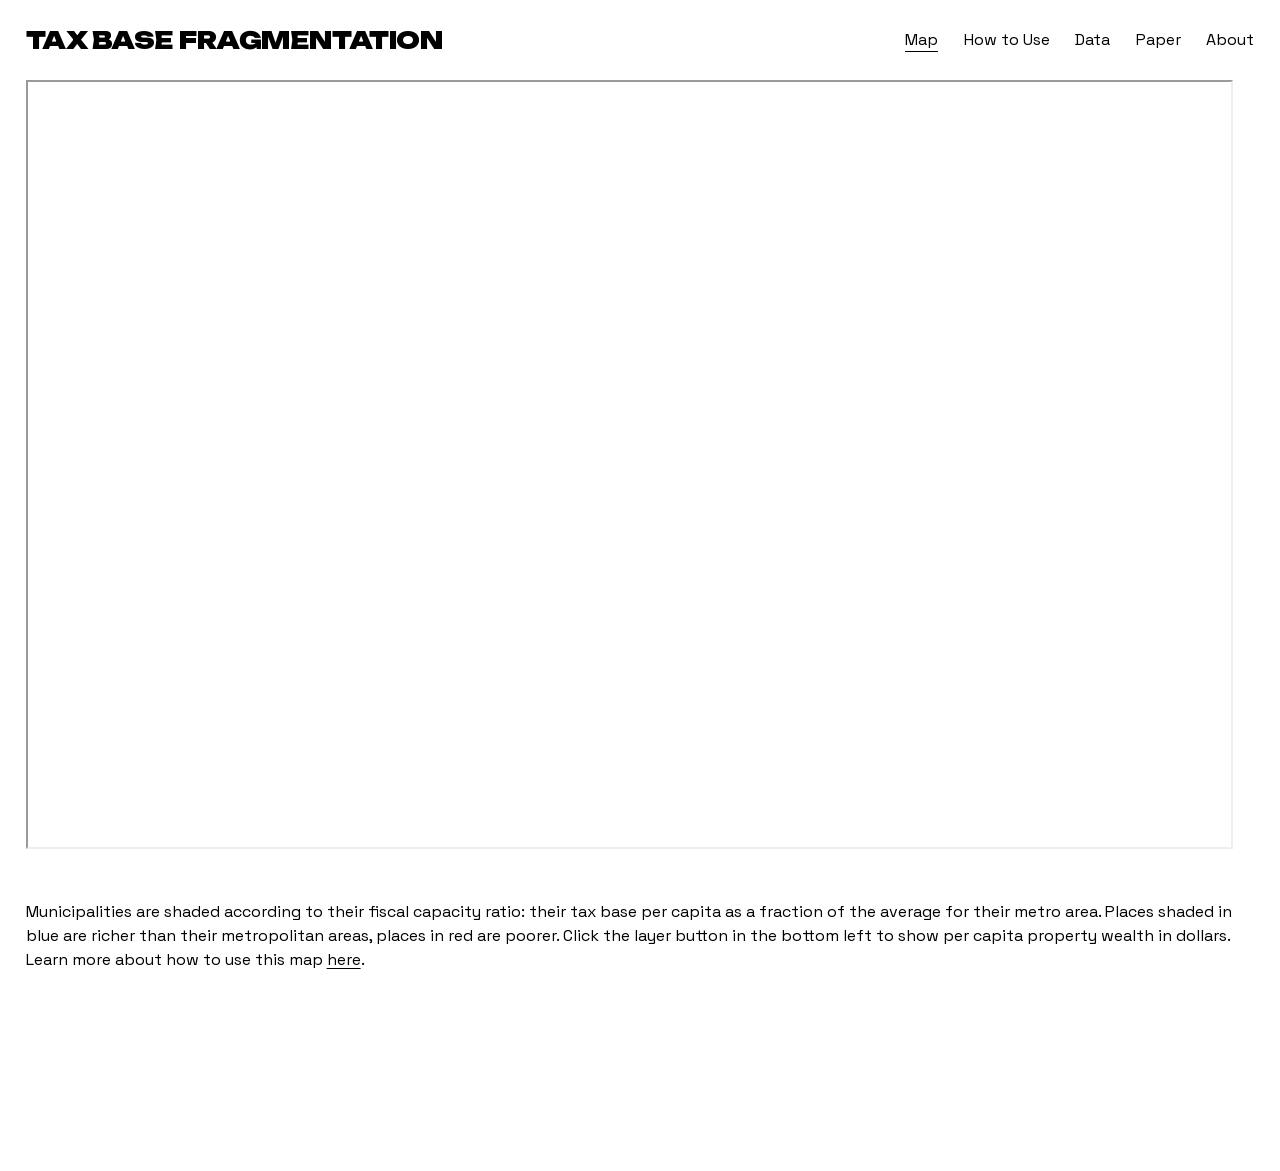
<file: home/index.html>
<!DOCTYPE html>

<html lang="en-US" xmlns:fb="http://www.facebook.com/2008/fbml" xmlns:og="http://opengraphprotocol.org/schema/">
<head>
<meta name="robots" content="noindex, nofollow"/>
<meta content="IE=edge,chrome=1" http-equiv="X-UA-Compatible"/>
<meta content="width=device-width, initial-scale=1" name="viewport"/>
<!-- This is Squarespace. --><!-- amethyst-dove-9jjz -->

<meta charset="utf-8"/>
<title>Tax Base Fragmentation | Discover Fiscal Insights — Explore Now</title>
<meta content="Sec-CH-UA-Platform-Version, Sec-CH-UA-Model" http-equiv="Accept-CH"/><link href="../assets/favicon.svg" rel="icon" type="image/svg+xml"/>
<link href="../assets/favicon.ico" rel="alternate icon" type="image/x-icon"/>
<link href="https://stone-cid.github.io/taxbasefragmentation/home/" rel="canonical"/>
<meta content="Tax Base Fragmentation" property="og:site_name"/>
<meta content="Tax Base Fragmentation | Discover Fiscal Insights — Explore Now" property="og:title"/>
<meta content="https://stone-cid.github.io/taxbasefragmentation/home/" property="og:url"/>
<meta content="website" property="og:type"/>
<meta content="Explore data on tax base fragmentation and fiscal capacity across municipalities with interactive maps and analysis tools." property="og:description"/>
<meta content="Tax Base Fragmentation | Discover Fiscal Insights — Explore Now" itemprop="name"/>
<meta content="https://stone-cid.github.io/taxbasefragmentation/home/" itemprop="url"/>
<meta content="Explore data on tax base fragmentation and fiscal capacity across municipalities with interactive maps and analysis tools." itemprop="description"/>
<meta content="Tax Base Fragmentation | Discover Fiscal Insights — Explore Now" name="twitter:title"/>
<meta content="https://stone-cid.github.io/taxbasefragmentation/home/" name="twitter:url"/>
<meta content="summary" name="twitter:card"/>
<meta content="Explore data on tax base fragmentation and fiscal capacity across municipalities with interactive maps and analysis tools." name="twitter:description"/>
<meta content="Explore data on tax base fragmentation and fiscal capacity across municipalities with interactive maps and analysis tools." name="description"/>


<style data-sqsp-font-ids="6a313b95691a2d058d1a1eab,6a313c62528a5060a138f904">
/* latin-ext */
@font-face {
  font-family: 'Space Grotesk';
  font-style: normal;
  font-weight: 700;
  font-display: swap;
  src: url("../assets/41c5c495af01-latin-ext.woff2") format('woff2');
  unicode-range: U+0100-02BA, U+02BD-02C5, U+02C7-02CC, U+02CE-02D7, U+02DD-02FF, U+0304, U+0308, U+0329, U+1D00-1DBF, U+1E00-1E9F, U+1EF2-1EFF, U+2020, U+20A0-20AB, U+20AD-20C0, U+2113, U+2C60-2C7F, U+A720-A7FF;
}
/* latin */
@font-face {
  font-family: 'Space Grotesk';
  font-style: normal;
  font-weight: 700;
  font-display: swap;
  src: url("../assets/f37486b7b4b9-latin.woff2") format('woff2');
  unicode-range: U+0000-00FF, U+0131, U+0152-0153, U+02BB-02BC, U+02C6, U+02DA, U+02DC, U+0304, U+0308, U+0329, U+2000-206F, U+20AC, U+2122, U+2191, U+2193, U+2212, U+2215, U+FEFF, U+FFFD;
}
/* vietnamese */
@font-face {
  font-family: 'Space Grotesk';
  font-style: normal;
  font-weight: 700;
  font-display: swap;
  src: url("../assets/f41167ead0aa-vietnamese.woff2") format('woff2');
  unicode-range: U+0102-0103, U+0110-0111, U+0128-0129, U+0168-0169, U+01A0-01A1, U+01AF-01B0, U+0300-0301, U+0303-0304, U+0308-0309, U+0323, U+0329, U+1EA0-1EF9, U+20AB;
}
/* cyrillic-ext */
@font-face {
  font-family: 'Unbounded';
  font-style: normal;
  font-weight: 700;
  font-display: swap;
  src: url("../assets/3ed3e31f12f3-cyrillic-ext.woff2") format('woff2');
  unicode-range: U+0460-052F, U+1C80-1C8A, U+20B4, U+2DE0-2DFF, U+A640-A69F, U+FE2E-FE2F;
}
/* latin */
@font-face {
  font-family: 'Unbounded';
  font-style: normal;
  font-weight: 700;
  font-display: swap;
  src: url("../assets/b5d1bebf60ef-latin.woff2") format('woff2');
  unicode-range: U+0000-00FF, U+0131, U+0152-0153, U+02BB-02BC, U+02C6, U+02DA, U+02DC, U+0304, U+0308, U+0329, U+2000-206F, U+20AC, U+2122, U+2191, U+2193, U+2212, U+2215, U+FEFF, U+FFFD;
}
/* vietnamese */
@font-face {
  font-family: 'Unbounded';
  font-style: normal;
  font-weight: 700;
  font-display: swap;
  src: url("../assets/2c8fe2f7698b-vietnamese.woff2") format('woff2');
  unicode-range: U+0102-0103, U+0110-0111, U+0128-0129, U+0168-0169, U+01A0-01A1, U+01AF-01B0, U+0300-0301, U+0303-0304, U+0308-0309, U+0323, U+0329, U+1EA0-1EF9, U+20AB;
}
/* cyrillic */
@font-face {
  font-family: 'Unbounded';
  font-style: normal;
  font-weight: 700;
  font-display: swap;
  src: url("../assets/9793e3364943-cyrillic.woff2") format('woff2');
  unicode-range: U+0301, U+0400-045F, U+0490-0491, U+04B0-04B1, U+2116;
}
/* latin-ext */
@font-face {
  font-family: 'Unbounded';
  font-style: normal;
  font-weight: 700;
  font-display: swap;
  src: url("../assets/e9b8317764bc-latin-ext.woff2") format('woff2');
  unicode-range: U+0100-02BA, U+02BD-02C5, U+02C7-02CC, U+02CE-02D7, U+02DD-02FF, U+0304, U+0308, U+0329, U+1D00-1DBF, U+1E00-1E9F, U+1EF2-1EFF, U+2020, U+20A0-20AB, U+20AD-20C0, U+2113, U+2C60-2C7F, U+A720-A7FF;
}
/* cyrillic-ext */
@font-face {
  font-family: 'Unbounded';
  font-style: normal;
  font-weight: 900;
  font-display: swap;
  src: url("../assets/4c0e98bda14e-cyrillic-ext.woff2") format('woff2');
  unicode-range: U+0460-052F, U+1C80-1C8A, U+20B4, U+2DE0-2DFF, U+A640-A69F, U+FE2E-FE2F;
}
/* vietnamese */
@font-face {
  font-family: 'Unbounded';
  font-style: normal;
  font-weight: 900;
  font-display: swap;
  src: url("../assets/5ce201f9880b-vietnamese.woff2") format('woff2');
  unicode-range: U+0102-0103, U+0110-0111, U+0128-0129, U+0168-0169, U+01A0-01A1, U+01AF-01B0, U+0300-0301, U+0303-0304, U+0308-0309, U+0323, U+0329, U+1EA0-1EF9, U+20AB;
}
/* cyrillic */
@font-face {
  font-family: 'Unbounded';
  font-style: normal;
  font-weight: 900;
  font-display: swap;
  src: url("../assets/06f0fb0c5967-cyrillic.woff2") format('woff2');
  unicode-range: U+0301, U+0400-045F, U+0490-0491, U+04B0-04B1, U+2116;
}
/* latin */
@font-face {
  font-family: 'Unbounded';
  font-style: normal;
  font-weight: 900;
  font-display: swap;
  src: url("../assets/e74bcba08b09-latin.woff2") format('woff2');
  unicode-range: U+0000-00FF, U+0131, U+0152-0153, U+02BB-02BC, U+02C6, U+02DA, U+02DC, U+0304, U+0308, U+0329, U+2000-206F, U+20AC, U+2122, U+2191, U+2193, U+2212, U+2215, U+FEFF, U+FFFD;
}
/* latin-ext */
@font-face {
  font-family: 'Unbounded';
  font-style: normal;
  font-weight: 900;
  font-display: swap;
  src: url("../assets/78b00075ef05-latin-ext.woff2") format('woff2');
  unicode-range: U+0100-02BA, U+02BD-02C5, U+02C7-02CC, U+02CE-02D7, U+02DD-02FF, U+0304, U+0308, U+0329, U+1D00-1DBF, U+1E00-1E9F, U+1EF2-1EFF, U+2020, U+20A0-20AB, U+20AD-20C0, U+2113, U+2C60-2C7F, U+A720-A7FF;
}
/* latin */
@font-face {
  font-family: 'Space Grotesk';
  font-style: normal;
  font-weight: 400;
  font-display: swap;
  src: url("../assets/54933cad69f3-latin.woff2") format('woff2');
  unicode-range: U+0000-00FF, U+0131, U+0152-0153, U+02BB-02BC, U+02C6, U+02DA, U+02DC, U+0304, U+0308, U+0329, U+2000-206F, U+20AC, U+2122, U+2191, U+2193, U+2212, U+2215, U+FEFF, U+FFFD;
}
/* vietnamese */
@font-face {
  font-family: 'Space Grotesk';
  font-style: normal;
  font-weight: 400;
  font-display: swap;
  src: url("../assets/aa9b356af5e9-vietnamese.woff2") format('woff2');
  unicode-range: U+0102-0103, U+0110-0111, U+0128-0129, U+0168-0169, U+01A0-01A1, U+01AF-01B0, U+0300-0301, U+0303-0304, U+0308-0309, U+0323, U+0329, U+1EA0-1EF9, U+20AB;
}
/* latin-ext */
@font-face {
  font-family: 'Space Grotesk';
  font-style: normal;
  font-weight: 400;
  font-display: swap;
  src: url("../assets/12eeac743388-latin-ext.woff2") format('woff2');
  unicode-range: U+0100-02BA, U+02BD-02C5, U+02C7-02CC, U+02CE-02D7, U+02DD-02FF, U+0304, U+0308, U+0329, U+1D00-1DBF, U+1E00-1E9F, U+1EF2-1EFF, U+2020, U+20A0-20AB, U+20AD-20C0, U+2113, U+2C60-2C7F, U+A720-A7FF;
}
</style>










<link href="../assets/516d8485f994-user-account-core-3ce4a177e88d8fa4-min.en-US.css" rel="stylesheet" type="text/css"/>
<link href="../assets/b506809e13be-website.components.embed.styles.css" rel="stylesheet" type="text/css"/><link href="../assets/c9dbe9f9d3f1-website.components.html.styles.css" rel="stylesheet" type="text/css"/><link href="../assets/eaa953a3b078-site.css" rel="stylesheet" type="text/css"/><link href="../assets/9fd140d6d817-static.css" rel="stylesheet" type="text/css"/>
<!-- End of Squarespace Headers -->
<link href="../assets/static-site.css" rel="stylesheet"/></head>
<body class="primary-button-style-solid primary-button-shape-pill secondary-button-style-outline secondary-button-shape-pill tertiary-button-style-outline tertiary-button-shape-underline form-field-style-outline form-field-shape-pill form-field-border-all form-field-hover-focus-outline form-field-checkbox-type-icon form-field-checkbox-fill-outline form-field-checkbox-color-inverted form-field-checkbox-shape-rounded form-field-checkbox-layout-fit form-field-radio-type-icon form-field-radio-fill-outline form-field-radio-color-inverted form-field-radio-shape-rounded form-field-radio-layout-fit form-field-survey-fill-outline form-field-survey-color-inverted form-field-survey-shape-rounded form-submit-button-style-label tweak-global-animations-animation-type-none tweak-global-animations-animation-curve-ease image-block-poster-text-alignment-left image-block-card-content-position-center image-block-card-text-alignment-left image-block-overlap-content-position-center image-block-overlap-text-alignment-left image-block-collage-content-position-center image-block-collage-text-alignment-left image-block-stack-text-alignment-left tweak-blog-alternating-side-by-side-width-full tweak-blog-alternating-side-by-side-image-aspect-ratio-11-square tweak-blog-alternating-side-by-side-text-alignment-left tweak-blog-alternating-side-by-side-read-more-style-show tweak-blog-alternating-side-by-side-image-text-alignment-middle tweak-blog-alternating-side-by-side-delimiter-bullet tweak-blog-alternating-side-by-side-meta-position-top tweak-blog-alternating-side-by-side-primary-meta-categories tweak-blog-alternating-side-by-side-secondary-meta-date tweak-blog-alternating-side-by-side-excerpt-show form-use-theme-colors tweak-global-animations-complexity-level-detailed tweak-global-animations-animation-style-fade tweak-blog-masonry-width-full tweak-blog-masonry-text-alignment-left tweak-blog-masonry-primary-meta-categories tweak-blog-masonry-secondary-meta-date tweak-blog-masonry-meta-position-top tweak-blog-masonry-read-more-style-show tweak-blog-masonry-delimiter-space tweak-blog-masonry-image-placement-above tweak-blog-masonry-excerpt-show tweak-portfolio-grid-overlay-width-full tweak-portfolio-grid-overlay-height-large tweak-portfolio-grid-overlay-image-aspect-ratio-11-square tweak-portfolio-grid-overlay-text-placement-center tweak-portfolio-grid-overlay-show-text-after-hover tweak-blog-single-column-width-full tweak-blog-single-column-text-alignment-left tweak-blog-single-column-image-placement-above tweak-blog-single-column-delimiter-bullet tweak-blog-single-column-read-more-style-show tweak-blog-single-column-primary-meta-categories tweak-blog-single-column-secondary-meta-date tweak-blog-single-column-meta-position-top tweak-blog-single-column-content-full-post header-width-full tweak-transparent-header tweak-fixed-header-style-basic tweak-blog-item-width-medium tweak-blog-item-text-alignment-left tweak-blog-item-meta-position-above-title tweak-blog-item-show-categories tweak-blog-item-show-date tweak-blog-item-delimiter-bullet tweak-blog-side-by-side-width-full tweak-blog-side-by-side-image-placement-left tweak-blog-side-by-side-image-aspect-ratio-11-square tweak-blog-side-by-side-primary-meta-categories tweak-blog-side-by-side-secondary-meta-date tweak-blog-side-by-side-meta-position-top tweak-blog-side-by-side-text-alignment-left tweak-blog-side-by-side-image-text-alignment-middle tweak-blog-side-by-side-read-more-style-show tweak-blog-side-by-side-delimiter-bullet tweak-blog-side-by-side-excerpt-show tweak-events-stacked-width-full tweak-events-stacked-height-large tweak-events-stacked-show-thumbnails tweak-events-stacked-thumbnail-size-32-standard tweak-events-stacked-date-style-with-text tweak-events-stacked-show-time tweak-events-stacked-show-location tweak-events-stacked-show-excerpt tweak-blog-basic-grid-width-inset tweak-blog-basic-grid-image-aspect-ratio-32-standard tweak-blog-basic-grid-text-alignment-center tweak-blog-basic-grid-delimiter-bullet tweak-blog-basic-grid-image-placement-above tweak-blog-basic-grid-read-more-style-show tweak-blog-basic-grid-primary-meta-categories tweak-blog-basic-grid-secondary-meta-date tweak-blog-basic-grid-excerpt-show tweak-portfolio-grid-basic-width-full tweak-portfolio-grid-basic-height-large tweak-portfolio-grid-basic-image-aspect-ratio-11-square tweak-portfolio-grid-basic-text-alignment-left tweak-portfolio-grid-basic-hover-effect-fade header-overlay-alignment-center tweak-portfolio-index-background-link-format-stacked tweak-portfolio-index-background-width-full tweak-portfolio-index-background-height-large tweak-portfolio-index-background-vertical-alignment-middle tweak-portfolio-index-background-horizontal-alignment-center tweak-portfolio-index-background-delimiter-none tweak-portfolio-index-background-animation-type-fade tweak-portfolio-index-background-animation-duration-medium tweak-portfolio-hover-follow-layout-inline tweak-portfolio-hover-follow-delimiter-bullet tweak-portfolio-hover-follow-animation-type-fade tweak-portfolio-hover-follow-animation-duration-fast tweak-portfolio-hover-static-layout-inline tweak-portfolio-hover-static-front tweak-portfolio-hover-static-delimiter-hyphen tweak-portfolio-hover-static-animation-type-fade tweak-portfolio-hover-static-animation-duration-fast hide-opentable-icons opentable-style-dark tweak-product-quick-view-button-style-floating tweak-product-quick-view-button-position-bottom tweak-product-quick-view-lightbox-excerpt-display-truncate tweak-product-quick-view-lightbox-show-arrows tweak-product-quick-view-lightbox-show-close-button tweak-product-quick-view-lightbox-controls-weight-light native-currency-code-usd collection-687fe222996d1741d64fe4d4 collection-type-page collection-layout-default homepage mobile-style-available sqs-seven-one" id="collection-687fe222996d1741d64fe4d4" tabindex="-1">
<div class="clearfix site-wrapper" id="siteWrapper">
<div class="floating-cart hidden" id="floatingCart">
<a class="icon icon--stroke icon--fill icon--cart sqs-custom-cart" href="https://www.taxbasefragmentation.net/cart">
<span class="Cart-inner">
<svg class="icon icon--cart" height="125" viewbox="0 0 144 125" width="144">
<path d="M4.69551 0.000432948C2.10179 0.000432948 0 2.09856 0 4.68769C0 7.27686 2.10183 9.37496 4.69551 9.37496H23.43C31.2022 28.5892 38.8567 47.8378 46.5654 67.089L39.4737 84.129C38.8799 85.5493 39.0464 87.2634 39.905 88.5418C40.7622 89.8216 42.2856 90.6283 43.8271 90.6232H122.088C124.568 90.658 126.85 88.4129 126.85 85.9359C126.85 83.4589 124.569 81.214 122.088 81.2487H50.8702L54.9305 71.5802L130.306 65.5745C132.279 65.4199 134.064 63.8849 134.512 61.9608L143.903 21.337C144.518 18.6009 142.114 15.6147 139.306 15.624H36.0522L30.9654 2.92939C30.2682 1.21146 28.4698 0 26.612 0L4.69551 0.000432948ZM39.8152 24.9999H133.385L126.097 56.5426L54.7339 62.2067L39.8152 24.9999ZM59.4777 93.75C50.8885 93.75 43.8252 100.801 43.8252 109.375C43.8252 117.949 50.8885 125 59.4777 125C68.0669 125 75.1301 117.949 75.1301 109.375C75.1301 100.801 68.0669 93.75 59.4777 93.75ZM106.433 93.75C97.8436 93.75 90.7803 100.801 90.7803 109.375C90.7803 117.949 97.8436 125 106.433 125C115.022 125 122.085 117.949 122.085 109.375C122.085 100.801 115.022 93.75 106.433 93.75ZM59.4777 103.125C62.9906 103.125 65.7378 105.867 65.7378 109.374C65.7378 112.88 62.9905 115.623 59.4777 115.623C55.9647 115.623 53.2175 112.88 53.2175 109.374C53.2175 105.867 55.9649 103.125 59.4777 103.125ZM106.433 103.125C109.946 103.125 112.693 105.867 112.693 109.374C112.693 112.88 109.946 115.623 106.433 115.623C102.92 115.623 100.173 112.88 100.173 109.374C100.173 105.867 102.92 103.125 106.433 103.125Z"></path>
</svg>
<div class="legacy-cart icon-cart-quantity">
<span class="sqs-cart-quantity">0</span>
</div>
</span>
</a>
</div>
<header class="header theme-col--primary" data-current-styles='{
"layout": "navRight",
"action": {
"href": "/appointments",
"buttonText": "Book now",
"newWindow": false
},
"showSocial": false,
"socialOptions": {
"socialBorderShape": "none",
"socialBorderStyle": "outline",
"socialBorderThickness": {
"unit": "px",
"value": 1.0
}
},
"menuOverlayAnimation": "fade",
"cartStyle": "text",
"cartText": "Cart",
"showEmptyCartState": false,
"cartOptions": {
"iconType": "stroke-9",
"cartBorderShape": "none",
"cartBorderStyle": "outline",
"cartBorderThickness": {
"unit": "px",
"value": 1.0
}
},
"showButton": false,
"showCart": false,
"showAccountLogin": false,
"headerStyle": "dynamic",
"languagePicker": {
"enabled": false,
"iconEnabled": false,
"iconType": "globe",
"flagShape": "shiny",
"languageFlags": [ ]
},
"iconOptions": {
"desktopDropdownIconOptions": {
"size": {
"unit": "em",
"value": 1.0
},
"iconSpacing": {
"unit": "em",
"value": 0.35
},
"strokeWidth": {
"unit": "px",
"value": 1.0
},
"endcapType": "square",
"folderDropdownIcon": "none",
"languagePickerIcon": "openArrowHead"
},
"mobileDropdownIconOptions": {
"size": {
"unit": "em",
"value": 1.0
},
"iconSpacing": {
"unit": "em",
"value": 0.15
},
"strokeWidth": {
"unit": "px",
"value": 0.5
},
"endcapType": "square",
"folderDropdownIcon": "openArrowHead",
"languagePickerIcon": "openArrowHead"
}
},
"mobileOptions": {
"layout": "logoLeftNavRight",
"menuIconOptions": {
"style": "doubleLineHamburger",
"thickness": {
"unit": "px",
"value": 1.0
}
}
},
"solidOptions": {
"headerOpacity": {
"unit": "%",
"value": 100.0
},
"blurBackground": {
"enabled": false,
"blurRadius": {
"unit": "px",
"value": 12.0
}
}
},
"gradientOptions": {
"gradientType": "faded",
"headerOpacity": {
"unit": "%",
"value": 90.0
},
"blurBackground": {
"enabled": false,
"blurRadius": {
"unit": "px",
"value": 12.0
}
}
},
"dropShadowOptions": {
"enabled": false,
"blur": {
"unit": "px",
"value": 12.0
},
"spread": {
"unit": "px",
"value": 0.0
},
"distance": {
"unit": "px",
"value": 12.0
}
},
"borderOptions": {
"enabled": false,
"position": "allSides",
"thickness": {
"unit": "px",
"value": 4.0
}
},
"showPromotedElement": false,
"buttonVariant": "primary",
"blurBackground": {
"enabled": false,
"blurRadius": {
"unit": "px",
"value": 12.0
}
},
"headerOpacity": {
"unit": "%",
"value": 100.0
}
}' data-first-focusable-element="" data-header-style="dynamic" data-language-picker='{
"enabled": false,
"iconEnabled": false,
"iconType": "globe",
"flagShape": "shiny",
"languageFlags": [ ]
}' data-section-id="header" data-section-theme="" data-test="header" id="header" style="
      
      
      
      
      
      
    " tabindex="-1">
<svg style="display:none" viewbox="0 0 22 22" xmlns="http://www.w3.org/2000/svg">
<symbol id="circle">
<path d="M11.5 17C14.5376 17 17 14.5376 17 11.5C17 8.46243 14.5376 6 11.5 6C8.46243 6 6 8.46243 6 11.5C6 14.5376 8.46243 17 11.5 17Z" fill="none"></path>
</symbol>
<symbol id="circleFilled">
<path d="M11.5 17C14.5376 17 17 14.5376 17 11.5C17 8.46243 14.5376 6 11.5 6C8.46243 6 6 8.46243 6 11.5C6 14.5376 8.46243 17 11.5 17Z"></path>
</symbol>
<symbol id="dash">
<path d="M11 11H19H3"></path>
</symbol>
<symbol id="squareFilled">
<rect height="11" width="11" x="6" y="6"></rect>
</symbol>
<symbol id="square">
<rect fill="none" height="9" stroke="inherit" width="9" x="7" y="7"></rect>
</symbol>
<symbol id="plus">
<path d="M11 3V19"></path>
<path d="M19 11L3 11"></path>
</symbol>
<symbol id="closedArrow">
<path d="M11 11V2M11 18.1797L17 11.1477L5 11.1477L11 18.1797Z" fill="none"></path>
</symbol>
<symbol id="closedArrowFilled">
<path d="M11 11L11 2" fill="none" stroke="inherit"></path>
<path clip-rule="evenodd" d="M2.74695 9.38428L19.038 9.38428L10.8925 19.0846L2.74695 9.38428Z" fill-rule="evenodd" stroke-width="1"></path>
</symbol>
<symbol id="closedArrowHead" viewbox="0 0 22 22" xmlns="http://www.w3.org/2000/symbol">
<path d="M18 7L11 15L4 7L18 7Z" fill="none" stroke="inherit"></path>
</symbol>
<symbol id="closedArrowHeadFilled" viewbox="0 0 22 22" xmlns="http://www.w3.org/2000/symbol">
<path d="M18.875 6.5L11 15.5L3.125 6.5L18.875 6.5Z"></path>
</symbol>
<symbol id="openArrow">
<path d="M11 18.3591L11 3" fill="none" stroke="inherit"></path>
<path d="M18 11.5L11 18.5L4 11.5" fill="none" stroke="inherit"></path>
</symbol>
<symbol id="openArrowHead">
<path d="M18 7L11 14L4 7" fill="none"></path>
</symbol>
<symbol id="pinchedArrow">
<path d="M11 17.3591L11 2" fill="none"></path>
<path d="M2 11C5.85455 12.2308 8.81818 14.9038 11 18C13.1818 14.8269 16.1455 12.1538 20 11" fill="none"></path>
</symbol>
<symbol id="pinchedArrowFilled">
<path d="M11.05 10.4894C7.04096 8.73759 1.05005 8 1.05005 8C6.20459 11.3191 9.41368 14.1773 11.05 21C12.6864 14.0851 15.8955 11.227 21.05 8C21.05 8 15.0591 8.73759 11.05 10.4894Z" stroke-width="1"></path>
<path d="M11 11L11 1" fill="none"></path>
</symbol>
<symbol id="pinchedArrowHead">
<path d="M2 7.24091C5.85455 8.40454 8.81818 10.9318 11 13.8591C13.1818 10.8591 16.1455 8.33181 20 7.24091" fill="none"></path>
</symbol>
<symbol id="pinchedArrowHeadFilled">
<path d="M11.05 7.1591C7.04096 5.60456 1.05005 4.95001 1.05005 4.95001C6.20459 7.89547 9.41368 10.4318 11.05 16.4864C12.6864 10.35 15.8955 7.81365 21.05 4.95001C21.05 4.95001 15.0591 5.60456 11.05 7.1591Z"></path>
</symbol>
</svg>
<div class="sqs-announcement-bar-dropzone"></div>
<div class="header-announcement-bar-wrapper">
<a class="header-skip-link sqs-button-element--primary" href="#page">
        Skip to Content
      </a>
<style>
    @supports (-webkit-backdrop-filter: none) or (backdrop-filter: none) {
        .header-blur-background {
            
            
        }
    }
</style>
<div class="header-border" data-header-border="false" data-header-style="dynamic" data-test="header-border" style="




"></div>
<div class="header-dropshadow" data-header-dropshadow="false" data-header-style="dynamic" data-test="header-dropshadow" style=""></div>
<div class="header-inner container--fluid header-mobile-layout-logo-left-nav-right header-layout-nav-right" data-test="header-inner">
<!-- Background -->
<div class="header-background theme-bg--primary"></div>
<div class="header-display-desktop" data-content-field="site-title">
<!-- Social -->
<!-- Title and nav wrapper -->
<div class="header-title-nav-wrapper">
<!-- Title -->
<div class="header-title" data-animation-role="header-element">
<div class="header-title-text">
<a data-animation-role="header-element" href="../" id="site-title">Tax Base Fragmentation</a>
</div>
</div>
<!-- Nav -->
<div class="header-nav">
<div class="header-nav-wrapper">
<nav class="header-nav-list">
<div class="header-nav-item header-nav-item--collection header-nav-item--active header-nav-item--homepage">
<a aria-current="page" data-animation-role="header-element" href="../">
        Map
      </a>
</div>
<div class="header-nav-item header-nav-item--collection">
<a data-animation-role="header-element" href="../how-to-use/">
        How to Use
      </a>
</div>
<div class="header-nav-item header-nav-item--collection">
<a data-animation-role="header-element" href="../data/">
        Data
      </a>
</div>
<div class="header-nav-item header-nav-item--external">
<a data-animation-role="header-element" href="https://academic.oup.com/ser/advance-article/doi/10.1093/ser/mwaf055/8286993" rel="noopener noreferrer" target="_blank">Paper</a>
</div>
<div class="header-nav-item header-nav-item--collection">
<a data-animation-role="header-element" href="../about/">
        About
      </a>
</div>
</nav>
</div>
</div>
</div>
<!-- Actions -->
<div class="header-actions header-actions--right">
<div class="showOnMobile">
</div>
<div class="showOnDesktop">
</div>
</div>
<style>
  .top-bun, 
  .patty, 
  .bottom-bun {
    height: 1px;
  }
</style>
<!-- Burger -->
<div class="header-burger menu-overlay-does-not-have-visible-non-navigation-items no-actions" data-animation-role="header-element">
<button class="header-burger-btn burger" data-test="header-burger">
<span class="js-header-burger-open-title visually-hidden" hidden="">Open Menu</span>
<span class="js-header-burger-close-title visually-hidden" hidden="">Close Menu</span>
<div class="burger-box">
<div class="burger-inner header-menu-icon-doubleLineHamburger">
<div class="top-bun"></div>
<div class="patty"></div>
<div class="bottom-bun"></div>
</div>
</div>
</button>
</div>
</div>
<div class="header-display-mobile" data-content-field="site-title">
<!-- Social -->
<!-- Title and nav wrapper -->
<div class="header-title-nav-wrapper">
<!-- Title -->
<div class="header-title" data-animation-role="header-element">
<div class="header-title-text">
<a data-animation-role="header-element" href="../" id="site-title">Tax Base Fragmentation</a>
</div>
</div>
<!-- Nav -->
<div class="header-nav">
<div class="header-nav-wrapper">
<nav class="header-nav-list">
<div class="header-nav-item header-nav-item--collection header-nav-item--active header-nav-item--homepage">
<a aria-current="page" data-animation-role="header-element" href="../">
        Map
      </a>
</div>
<div class="header-nav-item header-nav-item--collection">
<a data-animation-role="header-element" href="../how-to-use/">
        How to Use
      </a>
</div>
<div class="header-nav-item header-nav-item--collection">
<a data-animation-role="header-element" href="../data/">
        Data
      </a>
</div>
<div class="header-nav-item header-nav-item--external">
<a data-animation-role="header-element" href="https://academic.oup.com/ser/advance-article/doi/10.1093/ser/mwaf055/8286993" rel="noopener noreferrer" target="_blank">Paper</a>
</div>
<div class="header-nav-item header-nav-item--collection">
<a data-animation-role="header-element" href="../about/">
        About
      </a>
</div>
</nav>
</div>
</div>
</div>
<!-- Actions -->
<div class="header-actions header-actions--right">
<div class="showOnMobile">
</div>
<div class="showOnDesktop">
</div>
</div>
<style>
  .top-bun, 
  .patty, 
  .bottom-bun {
    height: 1px;
  }
</style>
<!-- Burger -->
<div class="header-burger menu-overlay-does-not-have-visible-non-navigation-items no-actions" data-animation-role="header-element">
<button class="header-burger-btn burger" data-test="header-burger">
<span class="js-header-burger-open-title visually-hidden" hidden="">Open Menu</span>
<span class="js-header-burger-close-title visually-hidden" hidden="">Close Menu</span>
<div class="burger-box">
<div class="burger-inner header-menu-icon-doubleLineHamburger">
<div class="top-bun"></div>
<div class="patty"></div>
<div class="bottom-bun"></div>
</div>
</div>
</button>
</div>
</div>
</div>
</div>
<!-- (Mobile) Menu Navigation -->
<div class="header-menu header-menu--folder-list" data-current-styles='{
"layout": "navRight",
"action": {
"href": "/appointments",
"buttonText": "Book now",
"newWindow": false
},
"showSocial": false,
"socialOptions": {
"socialBorderShape": "none",
"socialBorderStyle": "outline",
"socialBorderThickness": {
"unit": "px",
"value": 1.0
}
},
"menuOverlayAnimation": "fade",
"cartStyle": "text",
"cartText": "Cart",
"showEmptyCartState": false,
"cartOptions": {
"iconType": "stroke-9",
"cartBorderShape": "none",
"cartBorderStyle": "outline",
"cartBorderThickness": {
"unit": "px",
"value": 1.0
}
},
"showButton": false,
"showCart": false,
"showAccountLogin": false,
"headerStyle": "dynamic",
"languagePicker": {
"enabled": false,
"iconEnabled": false,
"iconType": "globe",
"flagShape": "shiny",
"languageFlags": [ ]
},
"iconOptions": {
"desktopDropdownIconOptions": {
"size": {
"unit": "em",
"value": 1.0
},
"iconSpacing": {
"unit": "em",
"value": 0.35
},
"strokeWidth": {
"unit": "px",
"value": 1.0
},
"endcapType": "square",
"folderDropdownIcon": "none",
"languagePickerIcon": "openArrowHead"
},
"mobileDropdownIconOptions": {
"size": {
"unit": "em",
"value": 1.0
},
"iconSpacing": {
"unit": "em",
"value": 0.15
},
"strokeWidth": {
"unit": "px",
"value": 0.5
},
"endcapType": "square",
"folderDropdownIcon": "openArrowHead",
"languagePickerIcon": "openArrowHead"
}
},
"mobileOptions": {
"layout": "logoLeftNavRight",
"menuIconOptions": {
"style": "doubleLineHamburger",
"thickness": {
"unit": "px",
"value": 1.0
}
}
},
"solidOptions": {
"headerOpacity": {
"unit": "%",
"value": 100.0
},
"blurBackground": {
"enabled": false,
"blurRadius": {
"unit": "px",
"value": 12.0
}
}
},
"gradientOptions": {
"gradientType": "faded",
"headerOpacity": {
"unit": "%",
"value": 90.0
},
"blurBackground": {
"enabled": false,
"blurRadius": {
"unit": "px",
"value": 12.0
}
}
},
"dropShadowOptions": {
"enabled": false,
"blur": {
"unit": "px",
"value": 12.0
},
"spread": {
"unit": "px",
"value": 0.0
},
"distance": {
"unit": "px",
"value": 12.0
}
},
"borderOptions": {
"enabled": false,
"position": "allSides",
"thickness": {
"unit": "px",
"value": 4.0
}
},
"showPromotedElement": false,
"buttonVariant": "primary",
"blurBackground": {
"enabled": false,
"blurRadius": {
"unit": "px",
"value": 12.0
}
},
"headerOpacity": {
"unit": "%",
"value": 100.0
}
}' data-section-id="overlay-nav" data-section-theme="" data-show-account-login="false" data-test="header-menu">
<div class="header-menu-bg theme-bg--primary"></div>
<div class="header-menu-nav">
<nav class="header-menu-nav-list">
<div class="header-menu-nav-folder" data-folder="root">
<div class="header-menu-nav-folder-content">
<!-- Menu Navigation -->
<div class="header-menu-nav-wrapper">
<div class="container header-menu-nav-item header-menu-nav-item--collection header-menu-nav-item--active header-menu-nav-item--homepage">
<a aria-current="page" href="../">
<div class="header-menu-nav-item-content">
                  Map
                </div>
</a>
</div>
<div class="container header-menu-nav-item header-menu-nav-item--collection">
<a href="../how-to-use/">
<div class="header-menu-nav-item-content">
                  How to Use
                </div>
</a>
</div>
<div class="container header-menu-nav-item header-menu-nav-item--collection">
<a href="../data/">
<div class="header-menu-nav-item-content">
                  Data
                </div>
</a>
</div>
<div class="container header-menu-nav-item header-menu-nav-item--external">
<a href="https://academic.oup.com/ser/advance-article/doi/10.1093/ser/mwaf055/8286993" rel="noopener noreferrer" target="_blank">Paper</a>
</div>
<div class="container header-menu-nav-item header-menu-nav-item--collection">
<a href="../about/">
<div class="header-menu-nav-item-content">
                  About
                </div>
</a>
</div>
</div>
</div>
</div>
</nav>
</div>
</div>

</header>
<main class="container" id="page" role="main">
<article class="page-regions" data-collection-id="687fe222996d1741d64fe4d4" data-item-id="" data-regions-source="collection" id="page-regions">
<section class="region" data-region-id="c5711d61fcc2afc0865979e2" data-region-source="collection">
<section class="page-section full-bleed-section layout-engine-section background-width--inset section-height--custom content-width--wide horizontal-alignment--center vertical-alignment--middle light" data-animation="none" data-current-context='{
"video": {
"playbackSpeed": 0.5,
"filter": 1,
"filterStrength": 0,
"zoom": 0,
"videoSourceProvider": "none"
},
"backgroundImageId": null,
"backgroundMediaEffect": {
"type": "none"
},
"divider": {
"enabled": false,
"type": "rounded",
"width": {
"unit": "vw",
"value": 100.0
},
"height": {
"unit": "vw",
"value": 6.0
},
"isFlipX": false,
"isFlipY": false,
"offset": {
"unit": "px",
"value": 0.0
},
"stroke": {
"style": "none",
"color": {
"type": "THEME_COLOR"
},
"thickness": {
"unit": "px",
"value": 6.0
},
"dashLength": {
"unit": "px",
"value": 5.0
},
"gapLength": {
"unit": "px",
"value": 15.0
},
"linecap": "square"
}
},
"typeName": "page"
}' data-current-styles='{
"imageOverlayOpacity": 0.3,
"backgroundWidth": "background-width--inset",
"sectionHeight": "section-height--custom",
"customSectionHeight": 0,
"horizontalAlignment": "horizontal-alignment--center",
"verticalAlignment": "vertical-alignment--middle",
"contentWidth": "content-width--wide",
"customContentWidth": 50,
"sectionTheme": "light",
"sectionAnimation": "none",
"backgroundMode": "image"
}' data-fluid-engine-section="" data-section-id="687fe2855c6399031c45107f" data-section-theme="light" data-sqsp-section="fluid-engine" data-test="page-section">
<div class="section-border">
<div class="section-background">
</div>
</div>
<div class="content-wrapper" style="
      
        
          
          padding-top: calc(0vmax / 10); padding-bottom: calc(0vmax / 10);
        
      
    ">
<div class="content">
<div data-fluid-engine="true"><style>

.fe-687fe2855c6399031c45107e {
  --grid-gutter: calc(var(--sqs-mobile-site-gutter, 6vw) - 11.0px);
  --cell-max-width: calc( ( var(--sqs-site-max-width, 1500px) - (11.0px * (8 - 1)) ) / 8 );

  display: grid;
  position: relative;
  grid-area: 1/1/-1/-1;
  grid-template-rows: repeat(22,minmax(24px, auto));
  grid-template-columns:
    minmax(var(--grid-gutter), 1fr)
    repeat(8, minmax(0, var(--cell-max-width)))
    minmax(var(--grid-gutter), 1fr);
  row-gap: 11.0px;
  column-gap: 11.0px;
  overflow-x: hidden;
  overflow-x: clip;
}

@media (min-width: 768px) {
  .background-width--inset .fe-687fe2855c6399031c45107e {
    --inset-padding: calc(var(--sqs-site-gutter) * 2);
  }

  .fe-687fe2855c6399031c45107e {
    --grid-gutter: calc(var(--sqs-site-gutter, 4vw) - 11.0px);
    --cell-max-width: calc( ( var(--sqs-site-max-width, 1500px) - (11.0px * (24 - 1)) ) / 24 );
    --inset-padding: 0vw;

    --row-height-scaling-factor: 0.0215;
    --container-width: min(var(--sqs-site-max-width, 1500px), calc(100vw - var(--sqs-site-gutter, 4vw) * 2 - var(--inset-padding) ));

    grid-template-rows: repeat(18,minmax(calc(var(--container-width) * var(--row-height-scaling-factor)), auto));
    grid-template-columns:
      minmax(var(--grid-gutter), 1fr)
      repeat(24, minmax(0, var(--cell-max-width)))
      minmax(var(--grid-gutter), 1fr);
  }
}


  .fe-block-yui_3_17_2_1_1753280895058_1138 {
    grid-area: 1/2/9/10;
    z-index: 1;

    @media (max-width: 767px) {
      
        
      
      
    }
  }

  .fe-block-yui_3_17_2_1_1753280895058_1138 .sqs-block {
    justify-content: flex-start;
  }

  .fe-block-yui_3_17_2_1_1753280895058_1138 .sqs-block-alignment-wrapper {
    align-items: flex-start;
  }

  @media (min-width: 768px) {
    .fe-block-yui_3_17_2_1_1753280895058_1138 {
      grid-area: 1/1/19/26;
      z-index: 3;

      
        
      

      
    }

    .fe-block-yui_3_17_2_1_1753280895058_1138 .sqs-block {
      justify-content: center;
    }

    .fe-block-yui_3_17_2_1_1753280895058_1138 .sqs-block-alignment-wrapper {
      align-items: center;
    }
  }

</style><div class="fluid-engine fe-687fe2855c6399031c45107e"><div class="fe-block fe-block-yui_3_17_2_1_1753280895058_1138"><div class="sqs-block website-component-block sqs-block-website-component sqs-block-embed embed-block" data-block-type="1337" data-definition-name="website.components.embed" data-sqsp-block="embed" data-website-component-id="yui_3_17_2_1_1753280895058_1138" id="block-yui_3_17_2_1_1753280895058_1138"><div class="sqs-block-content">
<div class="sqs-embed-container" data-localized="{&quot;embedInvalid&quot;:&quot;Enter a valid embed URL or code.&quot;,&quot;embedTitle&quot;:&quot;Embed Block&quot;,&quot;embedUninitialized&quot;:&quot;Add an embed URL or code.&quot;,&quot;enableSafeModeButton&quot;:&quot;Preview in safe mode&quot;,&quot;enableSafeModeText&quot;:&quot;This block contains embedded scripts. Embedded scripts are disabled while you're logged in and editing your site.&quot;,&quot;enableSafeModeTitle&quot;:&quot;Embedded Scripts&quot;,&quot;exitSafeModeButton&quot;:&quot;Exit safe preview&quot;,&quot;exitSafeModeText&quot;:&quot;Please view the page after logging out for accurate rendering.&quot;,&quot;exitSafeModeTitle&quot;:&quot;Safe Preview&quot;,&quot;globalSafeMode&quot;:&quot;Embedded Code: This block contains embedded code that has been disabled.&quot;,&quot;invalidThumbnail&quot;:&quot;Custom featured images only available with embedded videos. Go back into embed settings to turn off featured images.&quot;,&quot;invalidVideo&quot;:&quot;Invalid video embed.&quot;,&quot;playButton&quot;:&quot;Play&quot;,&quot;scriptDisabled&quot;:&quot;Script Disabled&quot;}">
<iframe allowfullscreen="" loading="eager" src="https://umich.maps.arcgis.com/apps/instant/basic/index.html?appid=211615c5b888419d8e51436a300ff848" style="height: 85vh !important; width: 100%;" title="Interactive map of tax base fragmentation">
        iFrames are not supported on this page.
    </iframe>
</div>
<style class="transform-overrides-vars">
</style>
</div></div></div></div></div>
</div>
</div>
</section>
<section class="page-section full-bleed-section layout-engine-section background-width--full-bleed section-height--small content-width--wide horizontal-alignment--center vertical-alignment--top" data-animation="none" data-current-context='{
"video": {
"playbackSpeed": 1,
"filter": 1,
"filterStrength": 0,
"zoom": 0,
"videoSourceProvider": "none"
},
"backgroundImageId": null,
"backgroundMediaEffect": {
"type": "none"
},
"divider": {
"enabled": false
},
"typeName": "page"
}' data-current-styles='{
"imageOverlayOpacity": 0.15,
"backgroundWidth": "background-width--full-bleed",
"sectionHeight": "section-height--small",
"customSectionHeight": 1,
"horizontalAlignment": "horizontal-alignment--center",
"verticalAlignment": "vertical-alignment--top",
"contentWidth": "content-width--wide",
"customContentWidth": 50,
"sectionTheme": "",
"sectionAnimation": "none",
"backgroundMode": "image"
}' data-fluid-engine-section="" data-section-id="68f907a7d88a500caaae54bf" data-section-theme="" data-sqsp-section="fluid-engine" data-test="page-section">
<div class="section-border">
<div class="section-background">
</div>
</div>
<div class="content-wrapper" style="
      
        
      
    ">
<div class="content">
<div data-fluid-engine="true"><style>

.fe-68f907a719cda12216534984 {
  --grid-gutter: calc(var(--sqs-mobile-site-gutter, 6vw) - 0.0px);
  --cell-max-width: calc( ( var(--sqs-site-max-width, 1500px) - (0.0px * (8 - 1)) ) / 8 );

  display: grid;
  position: relative;
  grid-area: 1/1/-1/-1;
  grid-template-rows: repeat(2,minmax(24px, auto));
  grid-template-columns:
    minmax(var(--grid-gutter), 1fr)
    repeat(8, minmax(0, var(--cell-max-width)))
    minmax(var(--grid-gutter), 1fr);
  row-gap: 0.0px;
  column-gap: 0.0px;
  overflow-x: hidden;
  overflow-x: clip;
}

@media (min-width: 768px) {
  .background-width--inset .fe-68f907a719cda12216534984 {
    --inset-padding: calc(var(--sqs-site-gutter) * 2);
  }

  .fe-68f907a719cda12216534984 {
    --grid-gutter: calc(var(--sqs-site-gutter, 4vw) - 0.0px);
    --cell-max-width: calc( ( var(--sqs-site-max-width, 1500px) - (0.0px * (24 - 1)) ) / 24 );
    --inset-padding: 0vw;

    --row-height-scaling-factor: 0.0215;
    --container-width: min(var(--sqs-site-max-width, 1500px), calc(100vw - var(--sqs-site-gutter, 4vw) * 2 - var(--inset-padding) ));

    grid-template-rows: repeat(2,minmax(calc(var(--container-width) * var(--row-height-scaling-factor)), auto));
    grid-template-columns:
      minmax(var(--grid-gutter), 1fr)
      repeat(24, minmax(0, var(--cell-max-width)))
      minmax(var(--grid-gutter), 1fr);
  }
}


  .fe-block-yui_3_17_2_1_1761147965700_3319 {
    grid-area: 1/2/3/10;
    z-index: 1;

    @media (max-width: 767px) {
      
        
      
      
    }
  }

  .fe-block-yui_3_17_2_1_1761147965700_3319 .sqs-block {
    justify-content: flex-start;
  }

  .fe-block-yui_3_17_2_1_1761147965700_3319 .sqs-block-alignment-wrapper {
    align-items: flex-start;
  }

  @media (min-width: 768px) {
    .fe-block-yui_3_17_2_1_1761147965700_3319 {
      grid-area: 1/2/3/26;
      z-index: 1;

      
        
      

      
    }

    .fe-block-yui_3_17_2_1_1761147965700_3319 .sqs-block {
      justify-content: flex-start;
    }

    .fe-block-yui_3_17_2_1_1761147965700_3319 .sqs-block-alignment-wrapper {
      align-items: flex-start;
    }
  }

</style><div class="fluid-engine fe-68f907a719cda12216534984"><div class="fe-block fe-block-yui_3_17_2_1_1761147965700_3319"><div class="sqs-block website-component-block sqs-block-website-component sqs-block-html html-block" data-block-type="1337" data-definition-name="website.components.html" data-sqsp-block="text" data-website-component-id="yui_3_17_2_1_1761147965700_3319" id="block-yui_3_17_2_1_1761147965700_3319"><div class="sqs-block-content"><div class="sqs-text-block-container">
<div class="sqs-html-content" data-sqsp-text-block-content=""><p class="" style="white-space:pre-wrap;">Municipalities are shaded according to their fiscal capacity ratio: their tax base per capita as a fraction of the average for their metro area. Places shaded in blue are richer than their metropolitan areas, places in red are poorer. Click the layer button in the bottom left to show per capita property wealth in dollars. Learn more about how to use this map <a href="../how-to-use/">here</a>.</p></div>
<style id="container-styles">#block-yui_3_17_2_1_1761147965700_3319 {
    
    --stroke-style: none;--stroke-thickness: 6px;
    
      
      
      
    



  }

  #block-yui_3_17_2_1_1761147965700_3319 .sqs-html-content {
    
    --tweak-text-block-padding: 6% 6% 6% 6%;
  --tweak-text-block-padding: initial;
}

  .fe-block-yui_3_17_2_1_1761147965700_3319 {
      mix-blend-mode: var(--tweak-text-block-blend
  );
      border-radius: var(--tweak-text-block-radius);
  }

  
  
.fe-block-yui_3_17_2_1_1761147965700_3319 {
      --tweak-text-block-radius: 0px 0px 0px 0px;
    }


  
  .fe-block-yui_3_17_2_1_1761147965700_3319 {
      --tweak-text-block-blend
  : normal;
    }
  

  .fe-block-yui_3_17_2_1_1761147965700_3319 {
    --blur-value: blur(15px);}

</style>
<style id="override-container-styles">
    @media screen and (max-width: 767px) {
          
            

#block-yui_3_17_2_1_1761147965700_3319 {
            
            }
        }
    
  
    @media screen and (max-width: 767px) {
          #block-yui_3_17_2_1_1761147965700_3319 .sqs-html-content {
            
            }
        }
    
  @media screen and (max-width: 767px) {
          
          

          
          
          
        }</style>
<style class="transform-overrides-vars">
</style>
</div>
</div></div></div></div></div>
</div>
</div>
</section>
</section>
</article>
</main>
<footer class="sections" data-footer-sections="" id="footer-sections">
</footer>
</div>

<script defer="True" src="../assets/static-site.js"></script></body>
</html>
</file>
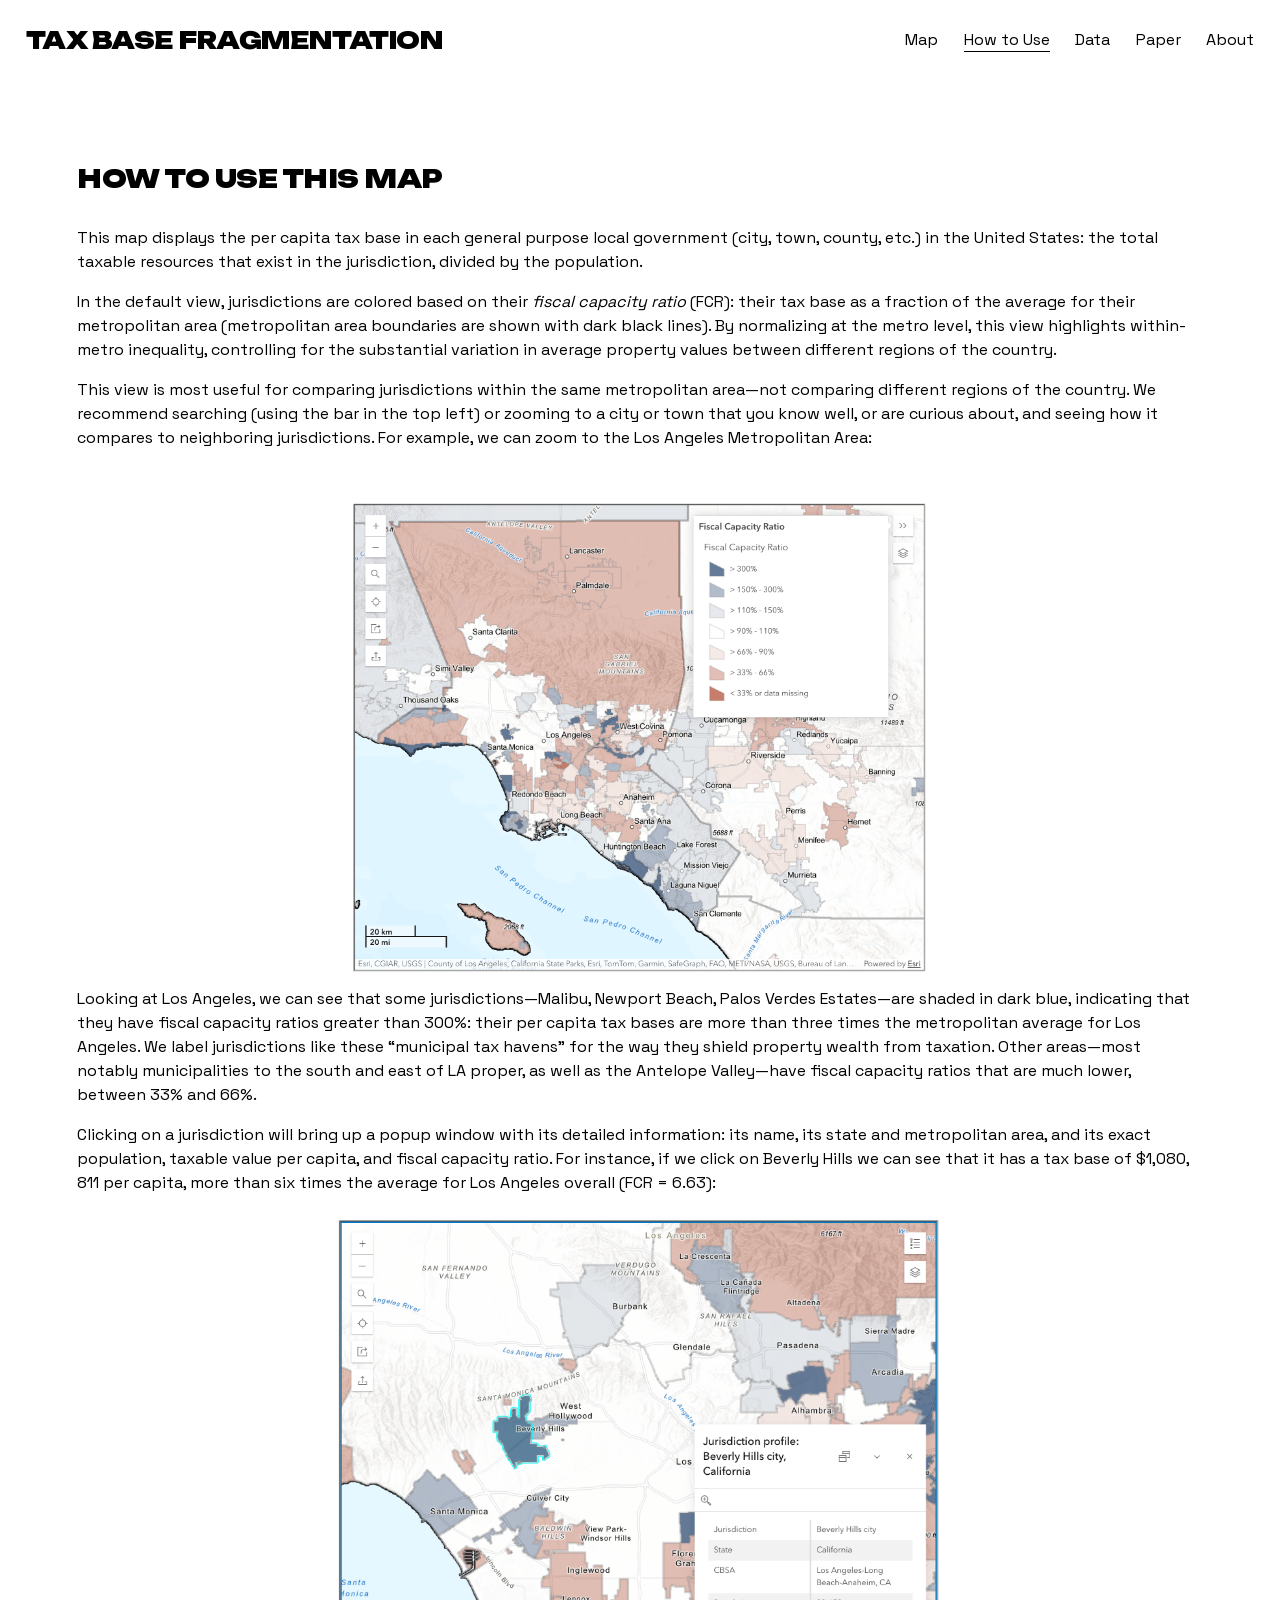
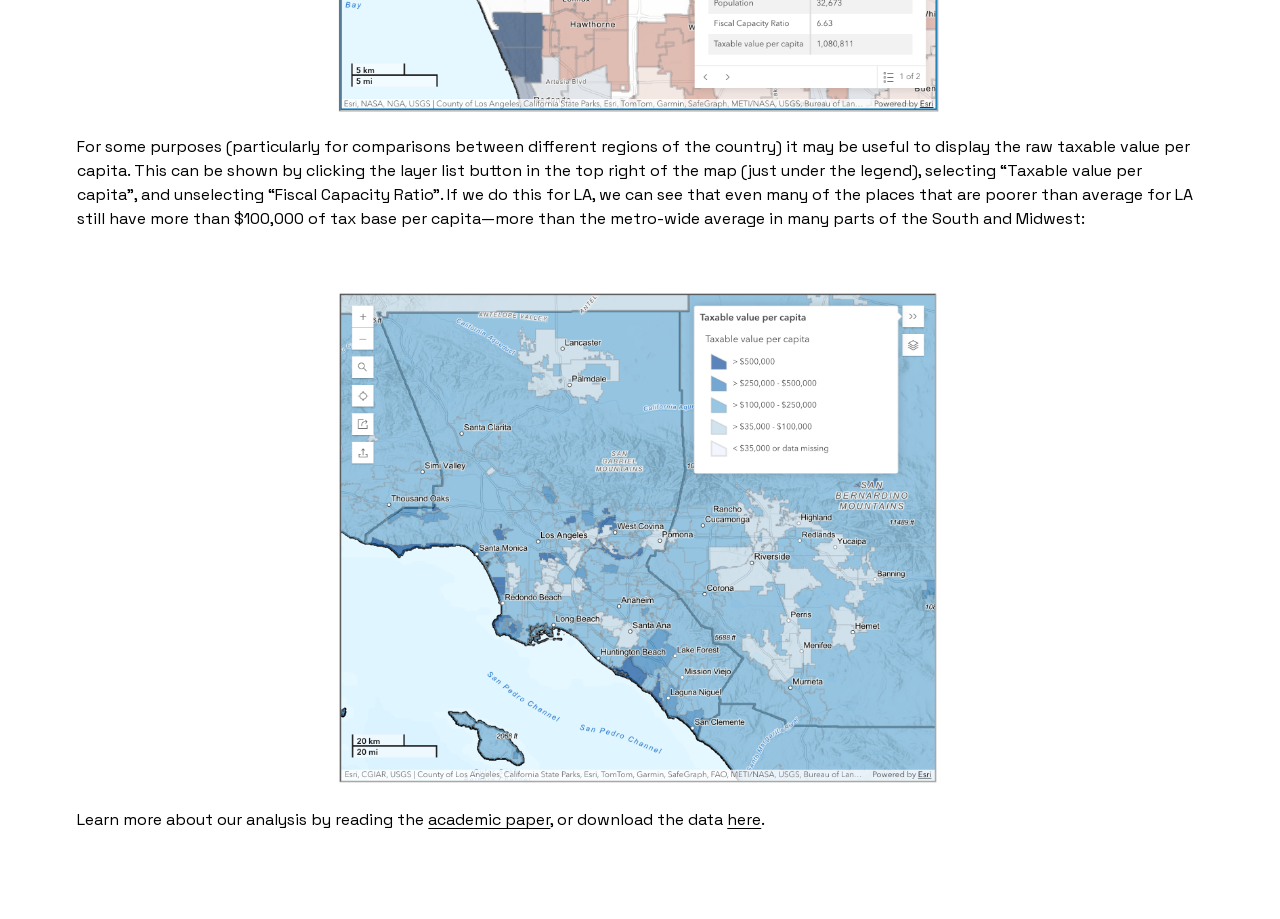
<file: how-to-use/index.html>
<!DOCTYPE html>

<html lang="en-US" xmlns:fb="http://www.facebook.com/2008/fbml" xmlns:og="http://opengraphprotocol.org/schema/">
<head>
<meta name="robots" content="noindex, nofollow"/>
<meta content="IE=edge,chrome=1" http-equiv="X-UA-Compatible"/>
<meta content="width=device-width, initial-scale=1" name="viewport"/>
<!-- This is Squarespace. --><!-- amethyst-dove-9jjz -->

<meta charset="utf-8"/>
<title>How to Use | Discover Tax Base Fragmentation Insights — Tax Base Fragmentation</title>
<meta content="Sec-CH-UA-Platform-Version, Sec-CH-UA-Model" http-equiv="Accept-CH"/><link href="../assets/favicon.svg" rel="icon" type="image/svg+xml"/>
<link href="../assets/favicon.ico" rel="alternate icon" type="image/x-icon"/>
<link href="https://stone-cid.github.io/taxbasefragmentation/how-to-use/" rel="canonical"/>
<meta content="Tax Base Fragmentation" property="og:site_name"/>
<meta content="How to Use | Discover Tax Base Fragmentation Insights — Tax Base Fragmentation" property="og:title"/>
<meta content="https://stone-cid.github.io/taxbasefragmentation/how-to-use/" property="og:url"/>
<meta content="website" property="og:type"/>
<meta content="Explore detailed maps and analysis of local government tax bases across the U.S., highlighting fiscal capacity and regional disparities." property="og:description"/>
<meta content="How to Use | Discover Tax Base Fragmentation Insights — Tax Base Fragmentation" itemprop="name"/>
<meta content="https://stone-cid.github.io/taxbasefragmentation/how-to-use/" itemprop="url"/>
<meta content="Explore detailed maps and analysis of local government tax bases across the U.S., highlighting fiscal capacity and regional disparities." itemprop="description"/>
<meta content="How to Use | Discover Tax Base Fragmentation Insights — Tax Base Fragmentation" name="twitter:title"/>
<meta content="https://stone-cid.github.io/taxbasefragmentation/how-to-use/" name="twitter:url"/>
<meta content="summary" name="twitter:card"/>
<meta content="Explore detailed maps and analysis of local government tax bases across the U.S., highlighting fiscal capacity and regional disparities." name="twitter:description"/>
<meta content="Explore detailed maps and analysis of local government tax bases across the U.S., highlighting fiscal capacity and regional disparities." name="description"/>


<style data-sqsp-font-ids="6a313c62528a5060a138f904,6a313b95691a2d058d1a1eab">
/* cyrillic-ext */
@font-face {
  font-family: 'Unbounded';
  font-style: normal;
  font-weight: 700;
  font-display: swap;
  src: url("../assets/3ed3e31f12f3-cyrillic-ext.woff2") format('woff2');
  unicode-range: U+0460-052F, U+1C80-1C8A, U+20B4, U+2DE0-2DFF, U+A640-A69F, U+FE2E-FE2F;
}
/* latin */
@font-face {
  font-family: 'Unbounded';
  font-style: normal;
  font-weight: 700;
  font-display: swap;
  src: url("../assets/b5d1bebf60ef-latin.woff2") format('woff2');
  unicode-range: U+0000-00FF, U+0131, U+0152-0153, U+02BB-02BC, U+02C6, U+02DA, U+02DC, U+0304, U+0308, U+0329, U+2000-206F, U+20AC, U+2122, U+2191, U+2193, U+2212, U+2215, U+FEFF, U+FFFD;
}
/* vietnamese */
@font-face {
  font-family: 'Unbounded';
  font-style: normal;
  font-weight: 700;
  font-display: swap;
  src: url("../assets/2c8fe2f7698b-vietnamese.woff2") format('woff2');
  unicode-range: U+0102-0103, U+0110-0111, U+0128-0129, U+0168-0169, U+01A0-01A1, U+01AF-01B0, U+0300-0301, U+0303-0304, U+0308-0309, U+0323, U+0329, U+1EA0-1EF9, U+20AB;
}
/* cyrillic */
@font-face {
  font-family: 'Unbounded';
  font-style: normal;
  font-weight: 700;
  font-display: swap;
  src: url("../assets/9793e3364943-cyrillic.woff2") format('woff2');
  unicode-range: U+0301, U+0400-045F, U+0490-0491, U+04B0-04B1, U+2116;
}
/* latin-ext */
@font-face {
  font-family: 'Unbounded';
  font-style: normal;
  font-weight: 700;
  font-display: swap;
  src: url("../assets/e9b8317764bc-latin-ext.woff2") format('woff2');
  unicode-range: U+0100-02BA, U+02BD-02C5, U+02C7-02CC, U+02CE-02D7, U+02DD-02FF, U+0304, U+0308, U+0329, U+1D00-1DBF, U+1E00-1E9F, U+1EF2-1EFF, U+2020, U+20A0-20AB, U+20AD-20C0, U+2113, U+2C60-2C7F, U+A720-A7FF;
}
/* latin */
@font-face {
  font-family: 'Space Grotesk';
  font-style: normal;
  font-weight: 400;
  font-display: swap;
  src: url("../assets/54933cad69f3-latin.woff2") format('woff2');
  unicode-range: U+0000-00FF, U+0131, U+0152-0153, U+02BB-02BC, U+02C6, U+02DA, U+02DC, U+0304, U+0308, U+0329, U+2000-206F, U+20AC, U+2122, U+2191, U+2193, U+2212, U+2215, U+FEFF, U+FFFD;
}
/* vietnamese */
@font-face {
  font-family: 'Space Grotesk';
  font-style: normal;
  font-weight: 400;
  font-display: swap;
  src: url("../assets/aa9b356af5e9-vietnamese.woff2") format('woff2');
  unicode-range: U+0102-0103, U+0110-0111, U+0128-0129, U+0168-0169, U+01A0-01A1, U+01AF-01B0, U+0300-0301, U+0303-0304, U+0308-0309, U+0323, U+0329, U+1EA0-1EF9, U+20AB;
}
/* latin-ext */
@font-face {
  font-family: 'Space Grotesk';
  font-style: normal;
  font-weight: 400;
  font-display: swap;
  src: url("../assets/12eeac743388-latin-ext.woff2") format('woff2');
  unicode-range: U+0100-02BA, U+02BD-02C5, U+02C7-02CC, U+02CE-02D7, U+02DD-02FF, U+0304, U+0308, U+0329, U+1D00-1DBF, U+1E00-1E9F, U+1EF2-1EFF, U+2020, U+20A0-20AB, U+20AD-20C0, U+2113, U+2C60-2C7F, U+A720-A7FF;
}
/* cyrillic-ext */
@font-face {
  font-family: 'Unbounded';
  font-style: normal;
  font-weight: 900;
  font-display: swap;
  src: url("../assets/4c0e98bda14e-cyrillic-ext.woff2") format('woff2');
  unicode-range: U+0460-052F, U+1C80-1C8A, U+20B4, U+2DE0-2DFF, U+A640-A69F, U+FE2E-FE2F;
}
/* vietnamese */
@font-face {
  font-family: 'Unbounded';
  font-style: normal;
  font-weight: 900;
  font-display: swap;
  src: url("../assets/5ce201f9880b-vietnamese.woff2") format('woff2');
  unicode-range: U+0102-0103, U+0110-0111, U+0128-0129, U+0168-0169, U+01A0-01A1, U+01AF-01B0, U+0300-0301, U+0303-0304, U+0308-0309, U+0323, U+0329, U+1EA0-1EF9, U+20AB;
}
/* cyrillic */
@font-face {
  font-family: 'Unbounded';
  font-style: normal;
  font-weight: 900;
  font-display: swap;
  src: url("../assets/06f0fb0c5967-cyrillic.woff2") format('woff2');
  unicode-range: U+0301, U+0400-045F, U+0490-0491, U+04B0-04B1, U+2116;
}
/* latin */
@font-face {
  font-family: 'Unbounded';
  font-style: normal;
  font-weight: 900;
  font-display: swap;
  src: url("../assets/e74bcba08b09-latin.woff2") format('woff2');
  unicode-range: U+0000-00FF, U+0131, U+0152-0153, U+02BB-02BC, U+02C6, U+02DA, U+02DC, U+0304, U+0308, U+0329, U+2000-206F, U+20AC, U+2122, U+2191, U+2193, U+2212, U+2215, U+FEFF, U+FFFD;
}
/* latin-ext */
@font-face {
  font-family: 'Unbounded';
  font-style: normal;
  font-weight: 900;
  font-display: swap;
  src: url("../assets/78b00075ef05-latin-ext.woff2") format('woff2');
  unicode-range: U+0100-02BA, U+02BD-02C5, U+02C7-02CC, U+02CE-02D7, U+02DD-02FF, U+0304, U+0308, U+0329, U+1D00-1DBF, U+1E00-1E9F, U+1EF2-1EFF, U+2020, U+20A0-20AB, U+20AD-20C0, U+2113, U+2C60-2C7F, U+A720-A7FF;
}
/* latin-ext */
@font-face {
  font-family: 'Space Grotesk';
  font-style: normal;
  font-weight: 700;
  font-display: swap;
  src: url("../assets/41c5c495af01-latin-ext.woff2") format('woff2');
  unicode-range: U+0100-02BA, U+02BD-02C5, U+02C7-02CC, U+02CE-02D7, U+02DD-02FF, U+0304, U+0308, U+0329, U+1D00-1DBF, U+1E00-1E9F, U+1EF2-1EFF, U+2020, U+20A0-20AB, U+20AD-20C0, U+2113, U+2C60-2C7F, U+A720-A7FF;
}
/* latin */
@font-face {
  font-family: 'Space Grotesk';
  font-style: normal;
  font-weight: 700;
  font-display: swap;
  src: url("../assets/f37486b7b4b9-latin.woff2") format('woff2');
  unicode-range: U+0000-00FF, U+0131, U+0152-0153, U+02BB-02BC, U+02C6, U+02DA, U+02DC, U+0304, U+0308, U+0329, U+2000-206F, U+20AC, U+2122, U+2191, U+2193, U+2212, U+2215, U+FEFF, U+FFFD;
}
/* vietnamese */
@font-face {
  font-family: 'Space Grotesk';
  font-style: normal;
  font-weight: 700;
  font-display: swap;
  src: url("../assets/f41167ead0aa-vietnamese.woff2") format('woff2');
  unicode-range: U+0102-0103, U+0110-0111, U+0128-0129, U+0168-0169, U+01A0-01A1, U+01AF-01B0, U+0300-0301, U+0303-0304, U+0308-0309, U+0323, U+0329, U+1EA0-1EF9, U+20AB;
}
</style>










<link href="../assets/516d8485f994-user-account-core-3ce4a177e88d8fa4-min.en-US.css" rel="stylesheet" type="text/css"/>
<link href="../assets/c9dbe9f9d3f1-website.components.html.styles.css" rel="stylesheet" type="text/css"/><link href="../assets/d59ec8758133-website.components.imageFluid.styles.css" rel="stylesheet" type="text/css"/><link href="../assets/eaa953a3b078-site.css" rel="stylesheet" type="text/css"/><link href="../assets/9fd140d6d817-static.css" rel="stylesheet" type="text/css"/>
<!-- End of Squarespace Headers -->
<link href="../assets/static-site.css" rel="stylesheet"/></head>
<body class="primary-button-style-solid primary-button-shape-pill secondary-button-style-outline secondary-button-shape-pill tertiary-button-style-outline tertiary-button-shape-underline form-field-style-outline form-field-shape-pill form-field-border-all form-field-hover-focus-outline form-field-checkbox-type-icon form-field-checkbox-fill-outline form-field-checkbox-color-inverted form-field-checkbox-shape-rounded form-field-checkbox-layout-fit form-field-radio-type-icon form-field-radio-fill-outline form-field-radio-color-inverted form-field-radio-shape-rounded form-field-radio-layout-fit form-field-survey-fill-outline form-field-survey-color-inverted form-field-survey-shape-rounded form-submit-button-style-label tweak-global-animations-animation-type-none tweak-global-animations-animation-curve-ease image-block-poster-text-alignment-left image-block-card-content-position-center image-block-card-text-alignment-left image-block-overlap-content-position-center image-block-overlap-text-alignment-left image-block-collage-content-position-center image-block-collage-text-alignment-left image-block-stack-text-alignment-left tweak-blog-alternating-side-by-side-width-full tweak-blog-alternating-side-by-side-image-aspect-ratio-11-square tweak-blog-alternating-side-by-side-text-alignment-left tweak-blog-alternating-side-by-side-read-more-style-show tweak-blog-alternating-side-by-side-image-text-alignment-middle tweak-blog-alternating-side-by-side-delimiter-bullet tweak-blog-alternating-side-by-side-meta-position-top tweak-blog-alternating-side-by-side-primary-meta-categories tweak-blog-alternating-side-by-side-secondary-meta-date tweak-blog-alternating-side-by-side-excerpt-show form-use-theme-colors tweak-global-animations-complexity-level-detailed tweak-global-animations-animation-style-fade tweak-blog-masonry-width-full tweak-blog-masonry-text-alignment-left tweak-blog-masonry-primary-meta-categories tweak-blog-masonry-secondary-meta-date tweak-blog-masonry-meta-position-top tweak-blog-masonry-read-more-style-show tweak-blog-masonry-delimiter-space tweak-blog-masonry-image-placement-above tweak-blog-masonry-excerpt-show tweak-portfolio-grid-overlay-width-full tweak-portfolio-grid-overlay-height-large tweak-portfolio-grid-overlay-image-aspect-ratio-11-square tweak-portfolio-grid-overlay-text-placement-center tweak-portfolio-grid-overlay-show-text-after-hover tweak-blog-single-column-width-full tweak-blog-single-column-text-alignment-left tweak-blog-single-column-image-placement-above tweak-blog-single-column-delimiter-bullet tweak-blog-single-column-read-more-style-show tweak-blog-single-column-primary-meta-categories tweak-blog-single-column-secondary-meta-date tweak-blog-single-column-meta-position-top tweak-blog-single-column-content-full-post header-width-full tweak-transparent-header tweak-fixed-header-style-basic tweak-blog-item-width-medium tweak-blog-item-text-alignment-left tweak-blog-item-meta-position-above-title tweak-blog-item-show-categories tweak-blog-item-show-date tweak-blog-item-delimiter-bullet tweak-blog-side-by-side-width-full tweak-blog-side-by-side-image-placement-left tweak-blog-side-by-side-image-aspect-ratio-11-square tweak-blog-side-by-side-primary-meta-categories tweak-blog-side-by-side-secondary-meta-date tweak-blog-side-by-side-meta-position-top tweak-blog-side-by-side-text-alignment-left tweak-blog-side-by-side-image-text-alignment-middle tweak-blog-side-by-side-read-more-style-show tweak-blog-side-by-side-delimiter-bullet tweak-blog-side-by-side-excerpt-show tweak-events-stacked-width-full tweak-events-stacked-height-large tweak-events-stacked-show-thumbnails tweak-events-stacked-thumbnail-size-32-standard tweak-events-stacked-date-style-with-text tweak-events-stacked-show-time tweak-events-stacked-show-location tweak-events-stacked-show-excerpt tweak-blog-basic-grid-width-inset tweak-blog-basic-grid-image-aspect-ratio-32-standard tweak-blog-basic-grid-text-alignment-center tweak-blog-basic-grid-delimiter-bullet tweak-blog-basic-grid-image-placement-above tweak-blog-basic-grid-read-more-style-show tweak-blog-basic-grid-primary-meta-categories tweak-blog-basic-grid-secondary-meta-date tweak-blog-basic-grid-excerpt-show tweak-portfolio-grid-basic-width-full tweak-portfolio-grid-basic-height-large tweak-portfolio-grid-basic-image-aspect-ratio-11-square tweak-portfolio-grid-basic-text-alignment-left tweak-portfolio-grid-basic-hover-effect-fade header-overlay-alignment-center tweak-portfolio-index-background-link-format-stacked tweak-portfolio-index-background-width-full tweak-portfolio-index-background-height-large tweak-portfolio-index-background-vertical-alignment-middle tweak-portfolio-index-background-horizontal-alignment-center tweak-portfolio-index-background-delimiter-none tweak-portfolio-index-background-animation-type-fade tweak-portfolio-index-background-animation-duration-medium tweak-portfolio-hover-follow-layout-inline tweak-portfolio-hover-follow-delimiter-bullet tweak-portfolio-hover-follow-animation-type-fade tweak-portfolio-hover-follow-animation-duration-fast tweak-portfolio-hover-static-layout-inline tweak-portfolio-hover-static-front tweak-portfolio-hover-static-delimiter-hyphen tweak-portfolio-hover-static-animation-type-fade tweak-portfolio-hover-static-animation-duration-fast hide-opentable-icons opentable-style-dark tweak-product-quick-view-button-style-floating tweak-product-quick-view-button-position-bottom tweak-product-quick-view-lightbox-excerpt-display-truncate tweak-product-quick-view-lightbox-show-arrows tweak-product-quick-view-lightbox-show-close-button tweak-product-quick-view-lightbox-controls-weight-light native-currency-code-usd collection-type-page collection-68fa52efdb2c5d57693c1e98 collection-layout-default mobile-style-available sqs-seven-one" id="collection-68fa52efdb2c5d57693c1e98" tabindex="-1">
<div class="clearfix site-wrapper" id="siteWrapper">
<div class="floating-cart hidden" id="floatingCart">
<a class="icon icon--stroke icon--fill icon--cart sqs-custom-cart" href="https://www.taxbasefragmentation.net/cart">
<span class="Cart-inner">
<svg class="icon icon--cart" height="125" viewbox="0 0 144 125" width="144">
<path d="M4.69551 0.000432948C2.10179 0.000432948 0 2.09856 0 4.68769C0 7.27686 2.10183 9.37496 4.69551 9.37496H23.43C31.2022 28.5892 38.8567 47.8378 46.5654 67.089L39.4737 84.129C38.8799 85.5493 39.0464 87.2634 39.905 88.5418C40.7622 89.8216 42.2856 90.6283 43.8271 90.6232H122.088C124.568 90.658 126.85 88.4129 126.85 85.9359C126.85 83.4589 124.569 81.214 122.088 81.2487H50.8702L54.9305 71.5802L130.306 65.5745C132.279 65.4199 134.064 63.8849 134.512 61.9608L143.903 21.337C144.518 18.6009 142.114 15.6147 139.306 15.624H36.0522L30.9654 2.92939C30.2682 1.21146 28.4698 0 26.612 0L4.69551 0.000432948ZM39.8152 24.9999H133.385L126.097 56.5426L54.7339 62.2067L39.8152 24.9999ZM59.4777 93.75C50.8885 93.75 43.8252 100.801 43.8252 109.375C43.8252 117.949 50.8885 125 59.4777 125C68.0669 125 75.1301 117.949 75.1301 109.375C75.1301 100.801 68.0669 93.75 59.4777 93.75ZM106.433 93.75C97.8436 93.75 90.7803 100.801 90.7803 109.375C90.7803 117.949 97.8436 125 106.433 125C115.022 125 122.085 117.949 122.085 109.375C122.085 100.801 115.022 93.75 106.433 93.75ZM59.4777 103.125C62.9906 103.125 65.7378 105.867 65.7378 109.374C65.7378 112.88 62.9905 115.623 59.4777 115.623C55.9647 115.623 53.2175 112.88 53.2175 109.374C53.2175 105.867 55.9649 103.125 59.4777 103.125ZM106.433 103.125C109.946 103.125 112.693 105.867 112.693 109.374C112.693 112.88 109.946 115.623 106.433 115.623C102.92 115.623 100.173 112.88 100.173 109.374C100.173 105.867 102.92 103.125 106.433 103.125Z"></path>
</svg>
<div class="legacy-cart icon-cart-quantity">
<span class="sqs-cart-quantity">0</span>
</div>
</span>
</a>
</div>
<header class="header theme-col--primary" data-current-styles='{
                    "layout": "navRight",
                    "action": {
                      "href": "/appointments",
                      "buttonText": "Book now",
                      "newWindow": false
                    },
                    "showSocial": false,
                    "socialOptions": {
                      "socialBorderShape": "none",
                      "socialBorderStyle": "outline",
                      "socialBorderThickness": {
                        "unit": "px",
                        "value": 1.0
                      }
                    },
                    "menuOverlayAnimation": "fade",
                    "cartStyle": "text",
                    "cartText": "Cart",
                    "showEmptyCartState": false,
                    "cartOptions": {
                      "iconType": "stroke-9",
                      "cartBorderShape": "none",
                      "cartBorderStyle": "outline",
                      "cartBorderThickness": {
                        "unit": "px",
                        "value": 1.0
                      }
                    },
                    "showButton": false,
                    "showCart": false,
                    "showAccountLogin": false,
                    "headerStyle": "dynamic",
                    "languagePicker": {
                      "enabled": false,
                      "iconEnabled": false,
                      "iconType": "globe",
                      "flagShape": "shiny",
                      "languageFlags": [ ]
                    },
                    "iconOptions": {
                      "desktopDropdownIconOptions": {
                        "size": {
                          "unit": "em",
                          "value": 1.0
                        },
                        "iconSpacing": {
                          "unit": "em",
                          "value": 0.35
                        },
                        "strokeWidth": {
                          "unit": "px",
                          "value": 1.0
                        },
                        "endcapType": "square",
                        "folderDropdownIcon": "none",
                        "languagePickerIcon": "openArrowHead"
                      },
                      "mobileDropdownIconOptions": {
                        "size": {
                          "unit": "em",
                          "value": 1.0
                        },
                        "iconSpacing": {
                          "unit": "em",
                          "value": 0.15
                        },
                        "strokeWidth": {
                          "unit": "px",
                          "value": 0.5
                        },
                        "endcapType": "square",
                        "folderDropdownIcon": "openArrowHead",
                        "languagePickerIcon": "openArrowHead"
                      }
                    },
                    "mobileOptions": {
                      "layout": "logoLeftNavRight",
                      "menuIconOptions": {
                        "style": "doubleLineHamburger",
                        "thickness": {
                          "unit": "px",
                          "value": 1.0
                        }
                      }
                    },
                    "solidOptions": {
                      "headerOpacity": {
                        "unit": "%",
                        "value": 100.0
                      },
                      "blurBackground": {
                        "enabled": false,
                        "blurRadius": {
                          "unit": "px",
                          "value": 12.0
                        }
                      }
                    },
                    "gradientOptions": {
                      "gradientType": "faded",
                      "headerOpacity": {
                        "unit": "%",
                        "value": 90.0
                      },
                      "blurBackground": {
                        "enabled": false,
                        "blurRadius": {
                          "unit": "px",
                          "value": 12.0
                        }
                      }
                    },
                    "dropShadowOptions": {
                      "enabled": false,
                      "blur": {
                        "unit": "px",
                        "value": 12.0
                      },
                      "spread": {
                        "unit": "px",
                        "value": 0.0
                      },
                      "distance": {
                        "unit": "px",
                        "value": 12.0
                      }
                    },
                    "borderOptions": {
                      "enabled": false,
                      "position": "allSides",
                      "thickness": {
                        "unit": "px",
                        "value": 4.0
                      }
                    },
                    "showPromotedElement": false,
                    "buttonVariant": "primary",
                    "blurBackground": {
                      "enabled": false,
                      "blurRadius": {
                        "unit": "px",
                        "value": 12.0
                      }
                    },
                    "headerOpacity": {
                      "unit": "%",
                      "value": 100.0
                    }
                  }' data-first-focusable-element="" data-header-style="dynamic" data-language-picker='{
                    "enabled": false,
                    "iconEnabled": false,
                    "iconType": "globe",
                    "flagShape": "shiny",
                    "languageFlags": [ ]
                  }' data-section-id="header" data-section-theme="" data-test="header" id="header" style="
      
      
      
      
      
      
    " tabindex="-1">
<svg style="display:none" viewbox="0 0 22 22" xmlns="http://www.w3.org/2000/svg">
<symbol id="circle">
<path d="M11.5 17C14.5376 17 17 14.5376 17 11.5C17 8.46243 14.5376 6 11.5 6C8.46243 6 6 8.46243 6 11.5C6 14.5376 8.46243 17 11.5 17Z" fill="none"></path>
</symbol>
<symbol id="circleFilled">
<path d="M11.5 17C14.5376 17 17 14.5376 17 11.5C17 8.46243 14.5376 6 11.5 6C8.46243 6 6 8.46243 6 11.5C6 14.5376 8.46243 17 11.5 17Z"></path>
</symbol>
<symbol id="dash">
<path d="M11 11H19H3"></path>
</symbol>
<symbol id="squareFilled">
<rect height="11" width="11" x="6" y="6"></rect>
</symbol>
<symbol id="square">
<rect fill="none" height="9" stroke="inherit" width="9" x="7" y="7"></rect>
</symbol>
<symbol id="plus">
<path d="M11 3V19"></path>
<path d="M19 11L3 11"></path>
</symbol>
<symbol id="closedArrow">
<path d="M11 11V2M11 18.1797L17 11.1477L5 11.1477L11 18.1797Z" fill="none"></path>
</symbol>
<symbol id="closedArrowFilled">
<path d="M11 11L11 2" fill="none" stroke="inherit"></path>
<path clip-rule="evenodd" d="M2.74695 9.38428L19.038 9.38428L10.8925 19.0846L2.74695 9.38428Z" fill-rule="evenodd" stroke-width="1"></path>
</symbol>
<symbol id="closedArrowHead" viewbox="0 0 22 22" xmlns="http://www.w3.org/2000/symbol">
<path d="M18 7L11 15L4 7L18 7Z" fill="none" stroke="inherit"></path>
</symbol>
<symbol id="closedArrowHeadFilled" viewbox="0 0 22 22" xmlns="http://www.w3.org/2000/symbol">
<path d="M18.875 6.5L11 15.5L3.125 6.5L18.875 6.5Z"></path>
</symbol>
<symbol id="openArrow">
<path d="M11 18.3591L11 3" fill="none" stroke="inherit"></path>
<path d="M18 11.5L11 18.5L4 11.5" fill="none" stroke="inherit"></path>
</symbol>
<symbol id="openArrowHead">
<path d="M18 7L11 14L4 7" fill="none"></path>
</symbol>
<symbol id="pinchedArrow">
<path d="M11 17.3591L11 2" fill="none"></path>
<path d="M2 11C5.85455 12.2308 8.81818 14.9038 11 18C13.1818 14.8269 16.1455 12.1538 20 11" fill="none"></path>
</symbol>
<symbol id="pinchedArrowFilled">
<path d="M11.05 10.4894C7.04096 8.73759 1.05005 8 1.05005 8C6.20459 11.3191 9.41368 14.1773 11.05 21C12.6864 14.0851 15.8955 11.227 21.05 8C21.05 8 15.0591 8.73759 11.05 10.4894Z" stroke-width="1"></path>
<path d="M11 11L11 1" fill="none"></path>
</symbol>
<symbol id="pinchedArrowHead">
<path d="M2 7.24091C5.85455 8.40454 8.81818 10.9318 11 13.8591C13.1818 10.8591 16.1455 8.33181 20 7.24091" fill="none"></path>
</symbol>
<symbol id="pinchedArrowHeadFilled">
<path d="M11.05 7.1591C7.04096 5.60456 1.05005 4.95001 1.05005 4.95001C6.20459 7.89547 9.41368 10.4318 11.05 16.4864C12.6864 10.35 15.8955 7.81365 21.05 4.95001C21.05 4.95001 15.0591 5.60456 11.05 7.1591Z"></path>
</symbol>
</svg>
<div class="sqs-announcement-bar-dropzone"></div>
<div class="header-announcement-bar-wrapper">
<a class="header-skip-link sqs-button-element--primary" href="#page">
        Skip to Content
      </a>
<style>
    @supports (-webkit-backdrop-filter: none) or (backdrop-filter: none) {
        .header-blur-background {
            
            
        }
    }
</style>
<div class="header-border" data-header-border="false" data-header-style="dynamic" data-test="header-border" style="




"></div>
<div class="header-dropshadow" data-header-dropshadow="false" data-header-style="dynamic" data-test="header-dropshadow" style=""></div>
<div class="header-inner container--fluid header-mobile-layout-logo-left-nav-right header-layout-nav-right" data-test="header-inner">
<!-- Background -->
<div class="header-background theme-bg--primary"></div>
<div class="header-display-desktop" data-content-field="site-title">
<!-- Social -->
<!-- Title and nav wrapper -->
<div class="header-title-nav-wrapper">
<!-- Title -->
<div class="header-title" data-animation-role="header-element">
<div class="header-title-text">
<a data-animation-role="header-element" href="../" id="site-title">Tax Base Fragmentation</a>
</div>
</div>
<!-- Nav -->
<div class="header-nav">
<div class="header-nav-wrapper">
<nav class="header-nav-list">
<div class="header-nav-item header-nav-item--collection header-nav-item--homepage">
<a data-animation-role="header-element" href="../">
        Map
      </a>
</div>
<div class="header-nav-item header-nav-item--collection header-nav-item--active">
<a aria-current="page" data-animation-role="header-element" href="../how-to-use/">
        How to Use
      </a>
</div>
<div class="header-nav-item header-nav-item--collection">
<a data-animation-role="header-element" href="../data/">
        Data
      </a>
</div>
<div class="header-nav-item header-nav-item--external">
<a data-animation-role="header-element" href="https://academic.oup.com/ser/advance-article/doi/10.1093/ser/mwaf055/8286993" rel="noopener noreferrer" target="_blank">Paper</a>
</div>
<div class="header-nav-item header-nav-item--collection">
<a data-animation-role="header-element" href="../about/">
        About
      </a>
</div>
</nav>
</div>
</div>
</div>
<!-- Actions -->
<div class="header-actions header-actions--right">
<div class="showOnMobile">
</div>
<div class="showOnDesktop">
</div>
</div>
<style>
  .top-bun, 
  .patty, 
  .bottom-bun {
    height: 1px;
  }
</style>
<!-- Burger -->
<div class="header-burger menu-overlay-does-not-have-visible-non-navigation-items no-actions" data-animation-role="header-element">
<button class="header-burger-btn burger" data-test="header-burger">
<span class="js-header-burger-open-title visually-hidden" hidden="">Open Menu</span>
<span class="js-header-burger-close-title visually-hidden" hidden="">Close Menu</span>
<div class="burger-box">
<div class="burger-inner header-menu-icon-doubleLineHamburger">
<div class="top-bun"></div>
<div class="patty"></div>
<div class="bottom-bun"></div>
</div>
</div>
</button>
</div>
</div>
<div class="header-display-mobile" data-content-field="site-title">
<!-- Social -->
<!-- Title and nav wrapper -->
<div class="header-title-nav-wrapper">
<!-- Title -->
<div class="header-title" data-animation-role="header-element">
<div class="header-title-text">
<a data-animation-role="header-element" href="../" id="site-title">Tax Base Fragmentation</a>
</div>
</div>
<!-- Nav -->
<div class="header-nav">
<div class="header-nav-wrapper">
<nav class="header-nav-list">
<div class="header-nav-item header-nav-item--collection header-nav-item--homepage">
<a data-animation-role="header-element" href="../">
        Map
      </a>
</div>
<div class="header-nav-item header-nav-item--collection header-nav-item--active">
<a aria-current="page" data-animation-role="header-element" href="../how-to-use/">
        How to Use
      </a>
</div>
<div class="header-nav-item header-nav-item--collection">
<a data-animation-role="header-element" href="../data/">
        Data
      </a>
</div>
<div class="header-nav-item header-nav-item--external">
<a data-animation-role="header-element" href="https://academic.oup.com/ser/advance-article/doi/10.1093/ser/mwaf055/8286993" rel="noopener noreferrer" target="_blank">Paper</a>
</div>
<div class="header-nav-item header-nav-item--collection">
<a data-animation-role="header-element" href="../about/">
        About
      </a>
</div>
</nav>
</div>
</div>
</div>
<!-- Actions -->
<div class="header-actions header-actions--right">
<div class="showOnMobile">
</div>
<div class="showOnDesktop">
</div>
</div>
<style>
  .top-bun, 
  .patty, 
  .bottom-bun {
    height: 1px;
  }
</style>
<!-- Burger -->
<div class="header-burger menu-overlay-does-not-have-visible-non-navigation-items no-actions" data-animation-role="header-element">
<button class="header-burger-btn burger" data-test="header-burger">
<span class="js-header-burger-open-title visually-hidden" hidden="">Open Menu</span>
<span class="js-header-burger-close-title visually-hidden" hidden="">Close Menu</span>
<div class="burger-box">
<div class="burger-inner header-menu-icon-doubleLineHamburger">
<div class="top-bun"></div>
<div class="patty"></div>
<div class="bottom-bun"></div>
</div>
</div>
</button>
</div>
</div>
</div>
</div>
<!-- (Mobile) Menu Navigation -->
<div class="header-menu header-menu--folder-list" data-current-styles='{
                    "layout": "navRight",
                    "action": {
                      "href": "/appointments",
                      "buttonText": "Book now",
                      "newWindow": false
                    },
                    "showSocial": false,
                    "socialOptions": {
                      "socialBorderShape": "none",
                      "socialBorderStyle": "outline",
                      "socialBorderThickness": {
                        "unit": "px",
                        "value": 1.0
                      }
                    },
                    "menuOverlayAnimation": "fade",
                    "cartStyle": "text",
                    "cartText": "Cart",
                    "showEmptyCartState": false,
                    "cartOptions": {
                      "iconType": "stroke-9",
                      "cartBorderShape": "none",
                      "cartBorderStyle": "outline",
                      "cartBorderThickness": {
                        "unit": "px",
                        "value": 1.0
                      }
                    },
                    "showButton": false,
                    "showCart": false,
                    "showAccountLogin": false,
                    "headerStyle": "dynamic",
                    "languagePicker": {
                      "enabled": false,
                      "iconEnabled": false,
                      "iconType": "globe",
                      "flagShape": "shiny",
                      "languageFlags": [ ]
                    },
                    "iconOptions": {
                      "desktopDropdownIconOptions": {
                        "size": {
                          "unit": "em",
                          "value": 1.0
                        },
                        "iconSpacing": {
                          "unit": "em",
                          "value": 0.35
                        },
                        "strokeWidth": {
                          "unit": "px",
                          "value": 1.0
                        },
                        "endcapType": "square",
                        "folderDropdownIcon": "none",
                        "languagePickerIcon": "openArrowHead"
                      },
                      "mobileDropdownIconOptions": {
                        "size": {
                          "unit": "em",
                          "value": 1.0
                        },
                        "iconSpacing": {
                          "unit": "em",
                          "value": 0.15
                        },
                        "strokeWidth": {
                          "unit": "px",
                          "value": 0.5
                        },
                        "endcapType": "square",
                        "folderDropdownIcon": "openArrowHead",
                        "languagePickerIcon": "openArrowHead"
                      }
                    },
                    "mobileOptions": {
                      "layout": "logoLeftNavRight",
                      "menuIconOptions": {
                        "style": "doubleLineHamburger",
                        "thickness": {
                          "unit": "px",
                          "value": 1.0
                        }
                      }
                    },
                    "solidOptions": {
                      "headerOpacity": {
                        "unit": "%",
                        "value": 100.0
                      },
                      "blurBackground": {
                        "enabled": false,
                        "blurRadius": {
                          "unit": "px",
                          "value": 12.0
                        }
                      }
                    },
                    "gradientOptions": {
                      "gradientType": "faded",
                      "headerOpacity": {
                        "unit": "%",
                        "value": 90.0
                      },
                      "blurBackground": {
                        "enabled": false,
                        "blurRadius": {
                          "unit": "px",
                          "value": 12.0
                        }
                      }
                    },
                    "dropShadowOptions": {
                      "enabled": false,
                      "blur": {
                        "unit": "px",
                        "value": 12.0
                      },
                      "spread": {
                        "unit": "px",
                        "value": 0.0
                      },
                      "distance": {
                        "unit": "px",
                        "value": 12.0
                      }
                    },
                    "borderOptions": {
                      "enabled": false,
                      "position": "allSides",
                      "thickness": {
                        "unit": "px",
                        "value": 4.0
                      }
                    },
                    "showPromotedElement": false,
                    "buttonVariant": "primary",
                    "blurBackground": {
                      "enabled": false,
                      "blurRadius": {
                        "unit": "px",
                        "value": 12.0
                      }
                    },
                    "headerOpacity": {
                      "unit": "%",
                      "value": 100.0
                    }
                  }' data-section-id="overlay-nav" data-section-theme="" data-show-account-login="false" data-test="header-menu">
<div class="header-menu-bg theme-bg--primary"></div>
<div class="header-menu-nav">
<nav class="header-menu-nav-list">
<div class="header-menu-nav-folder" data-folder="root">
<div class="header-menu-nav-folder-content">
<!-- Menu Navigation -->
<div class="header-menu-nav-wrapper">
<div class="container header-menu-nav-item header-menu-nav-item--collection header-menu-nav-item--homepage">
<a href="../">
<div class="header-menu-nav-item-content">
                  Map
                </div>
</a>
</div>
<div class="container header-menu-nav-item header-menu-nav-item--collection header-menu-nav-item--active">
<a aria-current="page" href="../how-to-use/">
<div class="header-menu-nav-item-content">
                  How to Use
                </div>
</a>
</div>
<div class="container header-menu-nav-item header-menu-nav-item--collection">
<a href="../data/">
<div class="header-menu-nav-item-content">
                  Data
                </div>
</a>
</div>
<div class="container header-menu-nav-item header-menu-nav-item--external">
<a href="https://academic.oup.com/ser/advance-article/doi/10.1093/ser/mwaf055/8286993" rel="noopener noreferrer" target="_blank">Paper</a>
</div>
<div class="container header-menu-nav-item header-menu-nav-item--collection">
<a href="../about/">
<div class="header-menu-nav-item-content">
                  About
                </div>
</a>
</div>
</div>
</div>
</div>
</nav>
</div>
</div>

</header>
<main class="container" id="page" role="main">
<article class="page-regions" data-collection-id="68fa52efdb2c5d57693c1e98" data-item-id="" data-regions-source="collection" id="page-regions">
<section class="region" data-region-id="62d1910462d593256f96c7eb" data-region-source="collection">
<section class="page-section full-bleed-section layout-engine-section background-width--full-bleed section-height--medium content-width--wide horizontal-alignment--center vertical-alignment--middle" data-animation="none" data-current-context='{
                    "video": null,
                    "backgroundImageId": null,
                    "backgroundMediaEffect": null,
                    "divider": null,
                    "typeName": "page"
                  }' data-current-styles='{
                    "imageOverlayOpacity": 0.15,
                    "backgroundWidth": "background-width--full-bleed",
                    "sectionHeight": "section-height--medium",
                    "customSectionHeight": 10,
                    "horizontalAlignment": "horizontal-alignment--center",
                    "verticalAlignment": "vertical-alignment--middle",
                    "contentWidth": "content-width--wide",
                    "customContentWidth": 50,
                    "sectionTheme": "",
                    "sectionAnimation": "none",
                    "backgroundMode": "image"
                  }' data-fluid-engine-section="" data-section-id="68fa530f240fa3054e4c4275" data-section-theme="" data-sqsp-section="fluid-engine" data-test="page-section">
<div class="section-border">
<div class="section-background">
</div>
</div>
<div class="content-wrapper" style="
      
        
      
    ">
<div class="content">
<div data-fluid-engine="true"><style>

.fe-68fa530f86f7556602ade4d4 {
  --grid-gutter: calc(var(--sqs-mobile-site-gutter, 6vw) - 11.0px);
  --cell-max-width: calc( ( var(--sqs-site-max-width, 1500px) - (11.0px * (8 - 1)) ) / 8 );

  display: grid;
  position: relative;
  grid-area: 1/1/-1/-1;
  grid-template-rows: repeat(26,minmax(24px, auto));
  grid-template-columns:
    minmax(var(--grid-gutter), 1fr)
    repeat(8, minmax(0, var(--cell-max-width)))
    minmax(var(--grid-gutter), 1fr);
  row-gap: 11.0px;
  column-gap: 11.0px;
  overflow-x: hidden;
  overflow-x: clip;
}

@media (min-width: 768px) {
  .background-width--inset .fe-68fa530f86f7556602ade4d4 {
    --inset-padding: calc(var(--sqs-site-gutter) * 2);
  }

  .fe-68fa530f86f7556602ade4d4 {
    --grid-gutter: calc(var(--sqs-site-gutter, 4vw) - 11.0px);
    --cell-max-width: calc( ( var(--sqs-site-max-width, 1500px) - (11.0px * (24 - 1)) ) / 24 );
    --inset-padding: 0vw;

    --row-height-scaling-factor: 0.0215;
    --container-width: min(var(--sqs-site-max-width, 1500px), calc(100vw - var(--sqs-site-gutter, 4vw) * 2 - var(--inset-padding) ));

    grid-template-rows: repeat(61,minmax(calc(var(--container-width) * var(--row-height-scaling-factor)), auto));
    grid-template-columns:
      minmax(var(--grid-gutter), 1fr)
      repeat(24, minmax(0, var(--cell-max-width)))
      minmax(var(--grid-gutter), 1fr);
  }
}


  .fe-block-yui_3_17_2_1_1761147965700_5158 {
    grid-area: 1/2/3/10;
    z-index: 1;

    @media (max-width: 767px) {
      
        
      
      
    }
  }

  .fe-block-yui_3_17_2_1_1761147965700_5158 .sqs-block {
    justify-content: flex-start;
  }

  .fe-block-yui_3_17_2_1_1761147965700_5158 .sqs-block-alignment-wrapper {
    align-items: flex-start;
  }

  @media (min-width: 768px) {
    .fe-block-yui_3_17_2_1_1761147965700_5158 {
      grid-area: 1/3/10/25;
      z-index: 1;

      
        
      

      
    }

    .fe-block-yui_3_17_2_1_1761147965700_5158 .sqs-block {
      justify-content: flex-start;
    }

    .fe-block-yui_3_17_2_1_1761147965700_5158 .sqs-block-alignment-wrapper {
      align-items: flex-start;
    }
  }

  .fe-block-yui_3_17_2_1_1761749980348_1872 {
    grid-area: 3/2/9/10;
    z-index: 2;

    @media (max-width: 767px) {
      
        
      
      
    }
  }

  .fe-block-yui_3_17_2_1_1761749980348_1872 .sqs-block {
    justify-content: center;
  }

  .fe-block-yui_3_17_2_1_1761749980348_1872 .sqs-block-alignment-wrapper {
    align-items: center;
  }

  @media (min-width: 768px) {
    .fe-block-yui_3_17_2_1_1761749980348_1872 {
      grid-area: 10/8/23/20;
      z-index: 2;

      
        
      

      
    }

    .fe-block-yui_3_17_2_1_1761749980348_1872 .sqs-block {
      justify-content: center;
    }

    .fe-block-yui_3_17_2_1_1761749980348_1872 .sqs-block-alignment-wrapper {
      align-items: center;
    }
  }

  .fe-block-3deb0e69869c2abdef06 {
    grid-area: 9/2/11/10;
    z-index: 2;

    @media (max-width: 767px) {
      
        
      
      
    }
  }

  .fe-block-3deb0e69869c2abdef06 .sqs-block {
    justify-content: flex-start;
  }

  .fe-block-3deb0e69869c2abdef06 .sqs-block-alignment-wrapper {
    align-items: flex-start;
  }

  @media (min-width: 768px) {
    .fe-block-3deb0e69869c2abdef06 {
      grid-area: 23/3/29/25;
      z-index: 2;

      
        
      

      
    }

    .fe-block-3deb0e69869c2abdef06 .sqs-block {
      justify-content: flex-start;
    }

    .fe-block-3deb0e69869c2abdef06 .sqs-block-alignment-wrapper {
      align-items: flex-start;
    }
  }

  .fe-block-1e0a885993b526f62f9e {
    grid-area: 11/2/17/10;
    z-index: 3;

    @media (max-width: 767px) {
      
        
      
      
    }
  }

  .fe-block-1e0a885993b526f62f9e .sqs-block {
    justify-content: center;
  }

  .fe-block-1e0a885993b526f62f9e .sqs-block-alignment-wrapper {
    align-items: center;
  }

  @media (min-width: 768px) {
    .fe-block-1e0a885993b526f62f9e {
      grid-area: 29/8/43/20;
      z-index: 3;

      
        
      

      
    }

    .fe-block-1e0a885993b526f62f9e .sqs-block {
      justify-content: center;
    }

    .fe-block-1e0a885993b526f62f9e .sqs-block-alignment-wrapper {
      align-items: center;
    }
  }

  .fe-block-7758b2cbdf3f752a9373 {
    grid-area: 17/2/19/10;
    z-index: 3;

    @media (max-width: 767px) {
      
        
      
      
    }
  }

  .fe-block-7758b2cbdf3f752a9373 .sqs-block {
    justify-content: flex-start;
  }

  .fe-block-7758b2cbdf3f752a9373 .sqs-block-alignment-wrapper {
    align-items: flex-start;
  }

  @media (min-width: 768px) {
    .fe-block-7758b2cbdf3f752a9373 {
      grid-area: 43/3/47/25;
      z-index: 3;

      
        
      

      
    }

    .fe-block-7758b2cbdf3f752a9373 .sqs-block {
      justify-content: flex-start;
    }

    .fe-block-7758b2cbdf3f752a9373 .sqs-block-alignment-wrapper {
      align-items: flex-start;
    }
  }

  .fe-block-4b5c7136badd1e95bdba {
    grid-area: 19/2/25/10;
    z-index: 4;

    @media (max-width: 767px) {
      
        
      
      
    }
  }

  .fe-block-4b5c7136badd1e95bdba .sqs-block {
    justify-content: center;
  }

  .fe-block-4b5c7136badd1e95bdba .sqs-block-alignment-wrapper {
    align-items: center;
  }

  @media (min-width: 768px) {
    .fe-block-4b5c7136badd1e95bdba {
      grid-area: 47/8/61/20;
      z-index: 4;

      
        
      

      
    }

    .fe-block-4b5c7136badd1e95bdba .sqs-block {
      justify-content: center;
    }

    .fe-block-4b5c7136badd1e95bdba .sqs-block-alignment-wrapper {
      align-items: center;
    }
  }

  .fe-block-97af502feed80a8409e5 {
    grid-area: 25/2/27/10;
    z-index: 4;

    @media (max-width: 767px) {
      
        
      
      
    }
  }

  .fe-block-97af502feed80a8409e5 .sqs-block {
    justify-content: flex-start;
  }

  .fe-block-97af502feed80a8409e5 .sqs-block-alignment-wrapper {
    align-items: flex-start;
  }

  @media (min-width: 768px) {
    .fe-block-97af502feed80a8409e5 {
      grid-area: 61/3/62/27;
      z-index: 4;

      
        
      

      
    }

    .fe-block-97af502feed80a8409e5 .sqs-block {
      justify-content: flex-start;
    }

    .fe-block-97af502feed80a8409e5 .sqs-block-alignment-wrapper {
      align-items: flex-start;
    }
  }

</style><div class="fluid-engine fe-68fa530f86f7556602ade4d4"><div class="fe-block fe-block-yui_3_17_2_1_1761147965700_5158"><div class="sqs-block website-component-block sqs-block-website-component sqs-block-html html-block" data-block-type="1337" data-definition-name="website.components.html" data-sqsp-block="text" data-website-component-id="yui_3_17_2_1_1761147965700_5158" id="block-yui_3_17_2_1_1761147965700_5158"><div class="sqs-block-content"><div class="sqs-text-block-container">
<div class="sqs-html-content" data-sqsp-text-block-content=""><h4 style="white-space:pre-wrap;">How to use this map</h4><p class="" style="white-space:pre-wrap;">This map displays the per capita tax base in each general purpose local government (city, town, county, etc.) in the United States: the total taxable resources that exist in the jurisdiction, divided by the population. </p><p class="" style="white-space:pre-wrap;">In the default view, jurisdictions are colored based on their <em>fiscal capacity ratio </em>(FCR): their tax base as a fraction of the average for their metropolitan area (metropolitan area boundaries are shown with dark black lines). By normalizing at the metro level, this view highlights within-metro inequality, controlling for the substantial variation in average property values between different regions of the country. </p><p class="" style="white-space:pre-wrap;">This view is most useful for comparing jurisdictions within the same metropolitan area—not comparing different regions of the country. We recommend searching (using the bar in the top left) or zooming to a city or town that you know well, or are curious about, and seeing how it compares to neighboring jurisdictions. For example, we can zoom to the Los Angeles Metropolitan Area:</p></div>
<style id="container-styles">#block-yui_3_17_2_1_1761147965700_5158 {
    
    --stroke-style: none;--stroke-thickness: 6px;
    
      
      
      
    



  }

  #block-yui_3_17_2_1_1761147965700_5158 .sqs-html-content {
    
    --tweak-text-block-padding: 6% 6% 6% 6%;
  --tweak-text-block-padding: initial;
}

  .fe-block-yui_3_17_2_1_1761147965700_5158 {
      mix-blend-mode: var(--tweak-text-block-blend
  );
      border-radius: var(--tweak-text-block-radius);
  }

  
  
.fe-block-yui_3_17_2_1_1761147965700_5158 {
      --tweak-text-block-radius: 0px 0px 0px 0px;
    }


  
  .fe-block-yui_3_17_2_1_1761147965700_5158 {
      --tweak-text-block-blend
  : normal;
    }
  

  .fe-block-yui_3_17_2_1_1761147965700_5158 {
    --blur-value: blur(15px);}

</style>
<style id="override-container-styles">
    @media screen and (max-width: 767px) {
          
            

#block-yui_3_17_2_1_1761147965700_5158 {
            
            }
        }
    
  
    @media screen and (max-width: 767px) {
          #block-yui_3_17_2_1_1761147965700_5158 .sqs-html-content {
            
            }
        }
    
  @media screen and (max-width: 767px) {
          
          

          
          
          
        }</style>
<style class="transform-overrides-vars">
</style>
</div>
</div></div></div><div class="fe-block fe-block-yui_3_17_2_1_1761749980348_1872"><div class="sqs-block website-component-block sqs-block-website-component sqs-block-image image-block" data-block-type="1337" data-definition-name="website.components.imageFluid" data-sqsp-block="image" data-website-component-id="yui_3_17_2_1_1761749980348_1872" id="block-yui_3_17_2_1_1761749980348_1872"><div class="sqs-block-content">
<div class="fluid-image-component-root image-block-outer-wrapper design-layout-fluid image-position-center image-component-container-fit combination-animation-site-default individual-animation-site-default }" data-bpo="" data-breakpoints='[{"id":"system_desktop","name":"Desktop"},{"id":"system_mobile","name":"Mobile","maxWidth":"767px"}]' data-component-id="yui_3_17_2_1_1761749980348_1872" data-is-image-stretched="false" data-is-mask-applied="false" data-media-focal-point="0.5,0.5" data-test="image-block-fluid-outer-wrapper">
<div class="fluid-image-animation-wrapper sqs-image sqs-block-alignment-wrapper" data-animation-role="image">
<div class="fluid-image-container sqs-image-content js-image-container visitor-mode" data-sqsp-image-block-image-container="">
<div class="js-content-mode-element-wrapper js-content-mode-element-system_desktop">
<div class="js-content-mode-element content-fit">
<img alt="" data-image="https://images.squarespace-cdn.com/content/v1/687fe221996d1741d64fe499/6dd8c05e-3088-41af-a599-e2096a20fd28/Screenshot+2025-10-29+at+11.47.06%E2%80%AFAM.png" data-image-component="1.0.1" data-image-dimensions="1788x1466" data-image-focal-point="0.5,0.5" data-licensed-asset-preview="false" data-load="false" data-sqsp-image-block-image="" data-stretch="false" decoding="async" elementtiming="system-image-block" height="1466" loading="lazy" sizes="auto, (max-width: 640px) 100vw, (max-width: 767px) 100.00vw, 50.00vw" src="../assets/cfa2ac87cfc6-Screenshot-2025-10-29-at-11.47.06-AM.png" style="display:block;object-position: var(--image-component-focal-point);object-fit: var(--image-component-object-fit);" width="1788"/>
<div class="fluidImageOverlay"></div>
</div>
</div>
</div>
</div>
<style>
      
      
      
      #block-yui_3_17_2_1_1761749980348_1872 {
        --image-component-focal-point: 50% 50%;
        
  --image-component-object-fit: contain;
  --image-component-overlay-opacity: 0;
  --image-component-overlay-blend-mode: normal;
  
  --image-component-native-aspect-ratio: 1788/1466;
  
  
  

      }
      #block-yui_3_17_2_1_1761749980348_1872 .fluid-image-container.visitor-mode {
        
  
  overflow: hidden;-webkit-mask-image: -webkit-radial-gradient(white, black);clip-path: none;-webkit-clip-path: none;

      }
      #block-yui_3_17_2_1_1761749980348_1872 .js-content-mode-element-wrapper {
        position: relative;
        width: 100%;
        height: 100%;
        display: none;
      }
      #block-yui_3_17_2_1_1761749980348_1872 .js-content-mode-element-system_desktop {
        display: block;
      }
    </style>
<style class="transform-overrides-vars">
</style>
</div>
</div></div></div><div class="fe-block fe-block-3deb0e69869c2abdef06"><div class="sqs-block website-component-block sqs-block-website-component sqs-block-html html-block" data-block-type="1337" data-definition-name="website.components.html" data-sqsp-block="text" data-website-component-id="3deb0e69869c2abdef06" id="block-3deb0e69869c2abdef06"><div class="sqs-block-content"><div class="sqs-text-block-container">
<div class="sqs-html-content" data-sqsp-text-block-content=""><p class="" style="white-space:pre-wrap;">Looking at Los Angeles, we can see that some jurisdictions—Malibu, Newport Beach, Palos Verdes Estates—are shaded in dark blue, indicating that they have fiscal capacity ratios greater than 300%: their per capita tax bases are more than three times the metropolitan average for Los Angeles. We label jurisdictions like these “municipal tax havens” for the way they shield property wealth from taxation. Other areas—most notably municipalities to the south and east of LA proper, as well as the Antelope Valley—have fiscal capacity ratios that are much lower, between 33% and 66%. </p><p class="" style="white-space:pre-wrap;">Clicking on a jurisdiction will bring up a popup window with its detailed information: its name, its state and metropolitan area, and its exact population, taxable value per capita, and fiscal capacity ratio. For instance, if we click on Beverly Hills we can see that it has a tax base of $1,080, 811 per capita, more than six times the average for Los Angeles overall (FCR = 6.63):</p></div>
<style id="container-styles">#block-3deb0e69869c2abdef06 {
    
    --stroke-style: none;--stroke-thickness: 6px;
    
      
      
      
    



  }

  #block-3deb0e69869c2abdef06 .sqs-html-content {
    
    --tweak-text-block-padding: 6% 6% 6% 6%;
  --tweak-text-block-padding: initial;
}

  .fe-block-3deb0e69869c2abdef06 {
      mix-blend-mode: var(--tweak-text-block-blend
  );
      border-radius: var(--tweak-text-block-radius);
  }

  
  
.fe-block-3deb0e69869c2abdef06 {
      --tweak-text-block-radius: 0px 0px 0px 0px;
    }


  
  .fe-block-3deb0e69869c2abdef06 {
      --tweak-text-block-blend
  : normal;
    }
  

  .fe-block-3deb0e69869c2abdef06 {
    --blur-value: blur(15px);}

</style>
<style id="override-container-styles">
    @media screen and (max-width: 767px) {
          
            

#block-3deb0e69869c2abdef06 {
            
            }
        }
    
  
    @media screen and (max-width: 767px) {
          #block-3deb0e69869c2abdef06 .sqs-html-content {
            
            }
        }
    
  @media screen and (max-width: 767px) {
          
          

          
          
          
        }</style>
<style class="transform-overrides-vars">
</style>
</div>
</div></div></div><div class="fe-block fe-block-1e0a885993b526f62f9e"><div class="sqs-block website-component-block sqs-block-website-component sqs-block-image image-block" data-block-type="1337" data-definition-name="website.components.imageFluid" data-sqsp-block="image" data-website-component-id="1e0a885993b526f62f9e" id="block-1e0a885993b526f62f9e"><div class="sqs-block-content">
<div class="fluid-image-component-root image-block-outer-wrapper design-layout-fluid image-position-center image-component-container-fit combination-animation-site-default individual-animation-site-default }" data-bpo="" data-breakpoints='[{"id":"system_desktop","name":"Desktop"},{"id":"system_mobile","name":"Mobile","maxWidth":"767px"}]' data-component-id="1e0a885993b526f62f9e" data-is-image-stretched="false" data-is-mask-applied="false" data-media-focal-point="0.5,0.5" data-test="image-block-fluid-outer-wrapper">
<div class="fluid-image-animation-wrapper sqs-image sqs-block-alignment-wrapper" data-animation-role="image">
<div class="fluid-image-container sqs-image-content js-image-container visitor-mode" data-sqsp-image-block-image-container="">
<div class="js-content-mode-element-wrapper js-content-mode-element-system_desktop">
<div class="js-content-mode-element content-fit">
<img alt="" data-image="https://images.squarespace-cdn.com/content/v1/687fe221996d1741d64fe499/c6bf9dd7-484c-49ee-b38a-54c9b3e193eb/Screenshot+2025-10-29+at+11.46.42%E2%80%AFAM.png" data-image-component="1.0.1" data-image-dimensions="1788x1480" data-image-focal-point="0.5,0.5" data-licensed-asset-preview="false" data-load="false" data-sqsp-image-block-image="" data-stretch="false" decoding="async" elementtiming="system-image-block" height="1480" loading="lazy" sizes="auto, (max-width: 640px) 100vw, (max-width: 767px) 100.00vw, 50.00vw" src="../assets/b047fa5d7a16-Screenshot-2025-10-29-at-11.46.42-AM.png" style="display:block;object-position: var(--image-component-focal-point);object-fit: var(--image-component-object-fit);" width="1788"/>
<div class="fluidImageOverlay"></div>
</div>
</div>
</div>
</div>
<style>
      
      
      
      #block-1e0a885993b526f62f9e {
        --image-component-focal-point: 50% 50%;
        
  --image-component-object-fit: contain;
  --image-component-overlay-opacity: 0;
  --image-component-overlay-blend-mode: normal;
  
  --image-component-native-aspect-ratio: 1788/1480;
  
  
  

      }
      #block-1e0a885993b526f62f9e .fluid-image-container.visitor-mode {
        
  
  overflow: hidden;-webkit-mask-image: -webkit-radial-gradient(white, black);clip-path: none;-webkit-clip-path: none;

      }
      #block-1e0a885993b526f62f9e .js-content-mode-element-wrapper {
        position: relative;
        width: 100%;
        height: 100%;
        display: none;
      }
      #block-1e0a885993b526f62f9e .js-content-mode-element-system_desktop {
        display: block;
      }
    </style>
<style class="transform-overrides-vars">
</style>
</div>
</div></div></div><div class="fe-block fe-block-7758b2cbdf3f752a9373"><div class="sqs-block website-component-block sqs-block-website-component sqs-block-html html-block" data-block-type="1337" data-definition-name="website.components.html" data-sqsp-block="text" data-website-component-id="7758b2cbdf3f752a9373" id="block-7758b2cbdf3f752a9373"><div class="sqs-block-content"><div class="sqs-text-block-container">
<div class="sqs-html-content" data-sqsp-text-block-content=""><p class="" style="white-space:pre-wrap;">For some purposes (particularly for comparisons between different regions of the country) it may be useful to display the raw taxable value per capita. This can be shown by clicking the layer list button in the top right of the map (just under the legend), selecting “Taxable value per capita”, and unselecting “Fiscal Capacity Ratio”. If we do this for LA, we can see that even many of the places that are poorer than average for LA still have more than $100,000 of tax base per capita—more than the metro-wide average in many parts of the South and Midwest: </p></div>
<style id="container-styles">#block-7758b2cbdf3f752a9373 {
    
    --stroke-style: none;--stroke-thickness: 6px;
    
      
      
      
    



  }

  #block-7758b2cbdf3f752a9373 .sqs-html-content {
    
    --tweak-text-block-padding: 6% 6% 6% 6%;
  --tweak-text-block-padding: initial;
}

  .fe-block-7758b2cbdf3f752a9373 {
      mix-blend-mode: var(--tweak-text-block-blend
  );
      border-radius: var(--tweak-text-block-radius);
  }

  
  
.fe-block-7758b2cbdf3f752a9373 {
      --tweak-text-block-radius: 0px 0px 0px 0px;
    }


  
  .fe-block-7758b2cbdf3f752a9373 {
      --tweak-text-block-blend
  : normal;
    }
  

  .fe-block-7758b2cbdf3f752a9373 {
    --blur-value: blur(15px);}

</style>
<style id="override-container-styles">
    @media screen and (max-width: 767px) {
          
            

#block-7758b2cbdf3f752a9373 {
            
            }
        }
    
  
    @media screen and (max-width: 767px) {
          #block-7758b2cbdf3f752a9373 .sqs-html-content {
            
            }
        }
    
  @media screen and (max-width: 767px) {
          
          

          
          
          
        }</style>
<style class="transform-overrides-vars">
</style>
</div>
</div></div></div><div class="fe-block fe-block-4b5c7136badd1e95bdba"><div class="sqs-block website-component-block sqs-block-website-component sqs-block-image image-block" data-block-type="1337" data-definition-name="website.components.imageFluid" data-sqsp-block="image" data-website-component-id="4b5c7136badd1e95bdba" id="block-4b5c7136badd1e95bdba"><div class="sqs-block-content">
<div class="fluid-image-component-root image-block-outer-wrapper design-layout-fluid image-position-center image-component-container-fit combination-animation-site-default individual-animation-site-default }" data-bpo="" data-breakpoints='[{"id":"system_desktop","name":"Desktop"},{"id":"system_mobile","name":"Mobile","maxWidth":"767px"}]' data-component-id="4b5c7136badd1e95bdba" data-is-image-stretched="false" data-is-mask-applied="false" data-media-focal-point="0.5,0.5" data-test="image-block-fluid-outer-wrapper">
<div class="fluid-image-animation-wrapper sqs-image sqs-block-alignment-wrapper" data-animation-role="image">
<div class="fluid-image-container sqs-image-content js-image-container visitor-mode" data-sqsp-image-block-image-container="">
<div class="js-content-mode-element-wrapper js-content-mode-element-system_desktop">
<div class="js-content-mode-element content-fit">
<img alt="" data-image="https://images.squarespace-cdn.com/content/v1/687fe221996d1741d64fe499/83fb3a7d-7fdc-4eb9-b787-b34bb37ca64e/Screenshot+2025-10-29+at+11.47.26%E2%80%AFAM.png" data-image-component="1.0.1" data-image-dimensions="1796x1482" data-image-focal-point="0.5,0.5" data-licensed-asset-preview="false" data-load="false" data-sqsp-image-block-image="" data-stretch="false" decoding="async" elementtiming="system-image-block" height="1482" loading="lazy" sizes="auto, (max-width: 640px) 100vw, (max-width: 767px) 100.00vw, 50.00vw" src="../assets/a365e9f4cfba-Screenshot-2025-10-29-at-11.47.26-AM.png" style="display:block;object-position: var(--image-component-focal-point);object-fit: var(--image-component-object-fit);" width="1796"/>
<div class="fluidImageOverlay"></div>
</div>
</div>
</div>
</div>
<style>
      
      
      
      #block-4b5c7136badd1e95bdba {
        --image-component-focal-point: 50% 50%;
        
  --image-component-object-fit: contain;
  --image-component-overlay-opacity: 0;
  --image-component-overlay-blend-mode: normal;
  
  --image-component-native-aspect-ratio: 1796/1482;
  
  
  

      }
      #block-4b5c7136badd1e95bdba .fluid-image-container.visitor-mode {
        
  
  overflow: hidden;-webkit-mask-image: -webkit-radial-gradient(white, black);clip-path: none;-webkit-clip-path: none;

      }
      #block-4b5c7136badd1e95bdba .js-content-mode-element-wrapper {
        position: relative;
        width: 100%;
        height: 100%;
        display: none;
      }
      #block-4b5c7136badd1e95bdba .js-content-mode-element-system_desktop {
        display: block;
      }
    </style>
<style class="transform-overrides-vars">
</style>
</div>
</div></div></div><div class="fe-block fe-block-97af502feed80a8409e5"><div class="sqs-block website-component-block sqs-block-website-component sqs-block-html html-block" data-block-type="1337" data-definition-name="website.components.html" data-sqsp-block="text" data-website-component-id="97af502feed80a8409e5" id="block-97af502feed80a8409e5"><div class="sqs-block-content"><div class="sqs-text-block-container">
<div class="sqs-html-content" data-sqsp-text-block-content=""><p class="" style="white-space:pre-wrap;">Learn more about our analysis by reading the <a href="https://academic.oup.com/ser/advance-article/doi/10.1093/ser/mwaf055/8286993" rel="noopener noreferrer" target="_blank">academic paper</a>, or download the data <a href="../data/">here</a>.</p></div>
<style id="container-styles">#block-97af502feed80a8409e5 {
    
    --stroke-style: none;--stroke-thickness: 6px;
    
      
      
      
    



  }

  #block-97af502feed80a8409e5 .sqs-html-content {
    
    --tweak-text-block-padding: 6% 6% 6% 6%;
  --tweak-text-block-padding: initial;
}

  .fe-block-97af502feed80a8409e5 {
      mix-blend-mode: var(--tweak-text-block-blend
  );
      border-radius: var(--tweak-text-block-radius);
  }

  
  
.fe-block-97af502feed80a8409e5 {
      --tweak-text-block-radius: 0px 0px 0px 0px;
    }


  
  .fe-block-97af502feed80a8409e5 {
      --tweak-text-block-blend
  : normal;
    }
  

  .fe-block-97af502feed80a8409e5 {
    --blur-value: blur(15px);}

</style>
<style id="override-container-styles">
    @media screen and (max-width: 767px) {
          
            

#block-97af502feed80a8409e5 {
            
            }
        }
    
  
    @media screen and (max-width: 767px) {
          #block-97af502feed80a8409e5 .sqs-html-content {
            
            }
        }
    
  @media screen and (max-width: 767px) {
          
          

          
          
          
        }</style>
<style class="transform-overrides-vars">
</style>
</div>
</div></div></div></div></div>
</div>
</div>
</section>
</section>
</article>
</main>
<footer class="sections" data-footer-sections="" id="footer-sections">
</footer>
</div>

<script defer="True" src="../assets/static-site.js"></script></body>
</html>
</file>
<file: assets/516d8485f994-user-account-core-3ce4a177e88d8fa4-min.en-US.css>
@keyframes shiver{0%{transform:translate(0)}25%{transform:translate(11px)}75%{transform:translate(-11px)}to{transform:translate(0)}}@keyframes shimmy{0%{transform:translate(0)}50%{transform:translate(-33px)}to{transform:translate(0)}}@keyframes spin{0%{transform:rotate(0)}to{transform:rotate(360deg)}}@keyframes bounceIn{0%{opacity:0;transform:scale(.3)}50%{opacity:1;transform:scale(1.05)}70%{transform:scale(.9)}to{transform:scale(1)}}@keyframes pulseBadgeOpacity{0%{opacity:1}85%{opacity:.6}to{opacity:1}}@keyframes fadeout{0%{opacity:1}to{opacity:0}}@keyframes riseandfadein{0%{opacity:0;transform:translateY(22px)}to{opacity:1;transform:translateY(0)}}.CzcI5KkfiPgOT23O{animation-name:shiver;animation-duration:.2s;animation-timing-function:cubic-bezier(.175,.885,.32,1.275);animation-iteration-count:1}.eiEYQ9nonBw0xWrY{animation-name:shiver;animation-duration:.1s;animation-timing-function:cubic-bezier(.175,.885,.32,1.275);animation-iteration-count:2}.Irut09YKmV4t73xL{animation-name:shimmy;animation-duration:.3s;animation-timing-function:cubic-bezier(.175,.885,.32,1.275);animation-iteration-count:1}.mHGa_iQaoHw3TfIf{animation-name:spin;animation-duration:1s;animation-timing-function:linear;animation-iteration-count:infinite}.EwAXDhG8SAAqrDlv{animation-name:pulseBadgeOpacity;animation-duration:4s;animation-timing-function:ease-in-out;animation-iteration-count:infinite}.ls0bcC83C4YLY0m3{animation-name:fadeout;animation-iteration-count:1}.POggJHQuYoo2W6PE{animation-name:fadein;animation-iteration-count:1}.kVyK7uyLAdUynA_F{animation-name:riseandfadein;animation-iteration-count:1}.s3sJjVHu8Sy6uWa6{z-index:20001;background-color:#0000;border:none;justify-content:center;align-items:center;width:100%;height:100%;display:flex;position:fixed;top:0;left:0}.T7RRDU2nDIcMmFA2{background-color:#0000;border:2px solid #ffffffb3;border-color:#ffffff26 #ffffffb3 #ffffffb3 #ffffff26;border-radius:1000px;width:44px;height:44px;display:block}.HJfcnBEmS6s00rth{z-index:20000;background-color:#0000004d;border:none;width:100vw;height:100%;min-height:100%;transition:background-color .1s ease-out;position:fixed;top:0;left:0}.HJfcnBEmS6s00rth.mVW8qfAVC5cSpu5x{background-color:#0000}.rau7g1sNYu0WfUIO{overflow:hidden}
</file>
<file: assets/b506809e13be-website.components.embed.styles.css>
.sqs-block[data-definition-name="website.components.embed"] .sqs-video-overlay{transition:opacity 1s ease}.sqs-block[data-definition-name="website.components.embed"] .intrinsic,.sqs-block[data-definition-name="website.components.embed"] .intrinsic .embed-block-wrapper:not(.embed-block-provider-SoundCloud),.sqs-block[data-definition-name="website.components.embed"] .sqs-block-content .intrinsic,.sqs-block[data-definition-name="website.components.embed"] .sqs-block-content .intrinsic .embed-block-wrapper:not(.embed-block-provider-SoundCloud){position:relative}.sqs-block[data-definition-name="website.components.embed"] .intrinsic .embed-block-wrapper:not(.embed-block-provider-SoundCloud) .flickr-oembed,.sqs-block[data-definition-name="website.components.embed"] .intrinsic .embed-block-wrapper:not(.embed-block-provider-SoundCloud) .sqs-video-wrapper,.sqs-block[data-definition-name="website.components.embed"] .intrinsic .embed-block-wrapper:not(.embed-block-provider-SoundCloud) iframe,.sqs-block[data-definition-name="website.components.embed"] .sqs-block-content .intrinsic .embed-block-wrapper:not(.embed-block-provider-SoundCloud) .flickr-oembed,.sqs-block[data-definition-name="website.components.embed"] .sqs-block-content .intrinsic .embed-block-wrapper:not(.embed-block-provider-SoundCloud) .sqs-video-wrapper,.sqs-block[data-definition-name="website.components.embed"] .sqs-block-content .intrinsic .embed-block-wrapper:not(.embed-block-provider-SoundCloud) iframe{height:100%;left:0;position:absolute;top:0;width:100%}.sqs-block[data-definition-name="website.components.embed"] .intrinsic .sqs-video-overlay img,.sqs-block[data-definition-name="website.components.embed"] .sqs-block-content .intrinsic .sqs-video-overlay img{max-width:none}.sqs-block[data-definition-name="website.components.embed"] .intrinsic .embed-block-provider-SoundCloud,.sqs-block[data-definition-name="website.components.embed"] .sqs-block-content .intrinsic .embed-block-provider-SoundCloud{padding-bottom:0!important}.sqs-block[data-definition-name="website.components.embed"] .intrinsic .embed-block-provider-SoundCloud iframe,.sqs-block[data-definition-name="website.components.embed"] .sqs-block-content .intrinsic .embed-block-provider-SoundCloud iframe{width:100%}
</file>
<file: assets/c9dbe9f9d3f1-website.components.html.styles.css>
.sqs-block[data-definition-name="website.components.html"] .sqs-html-content{position:relative;z-index:0}
</file>
